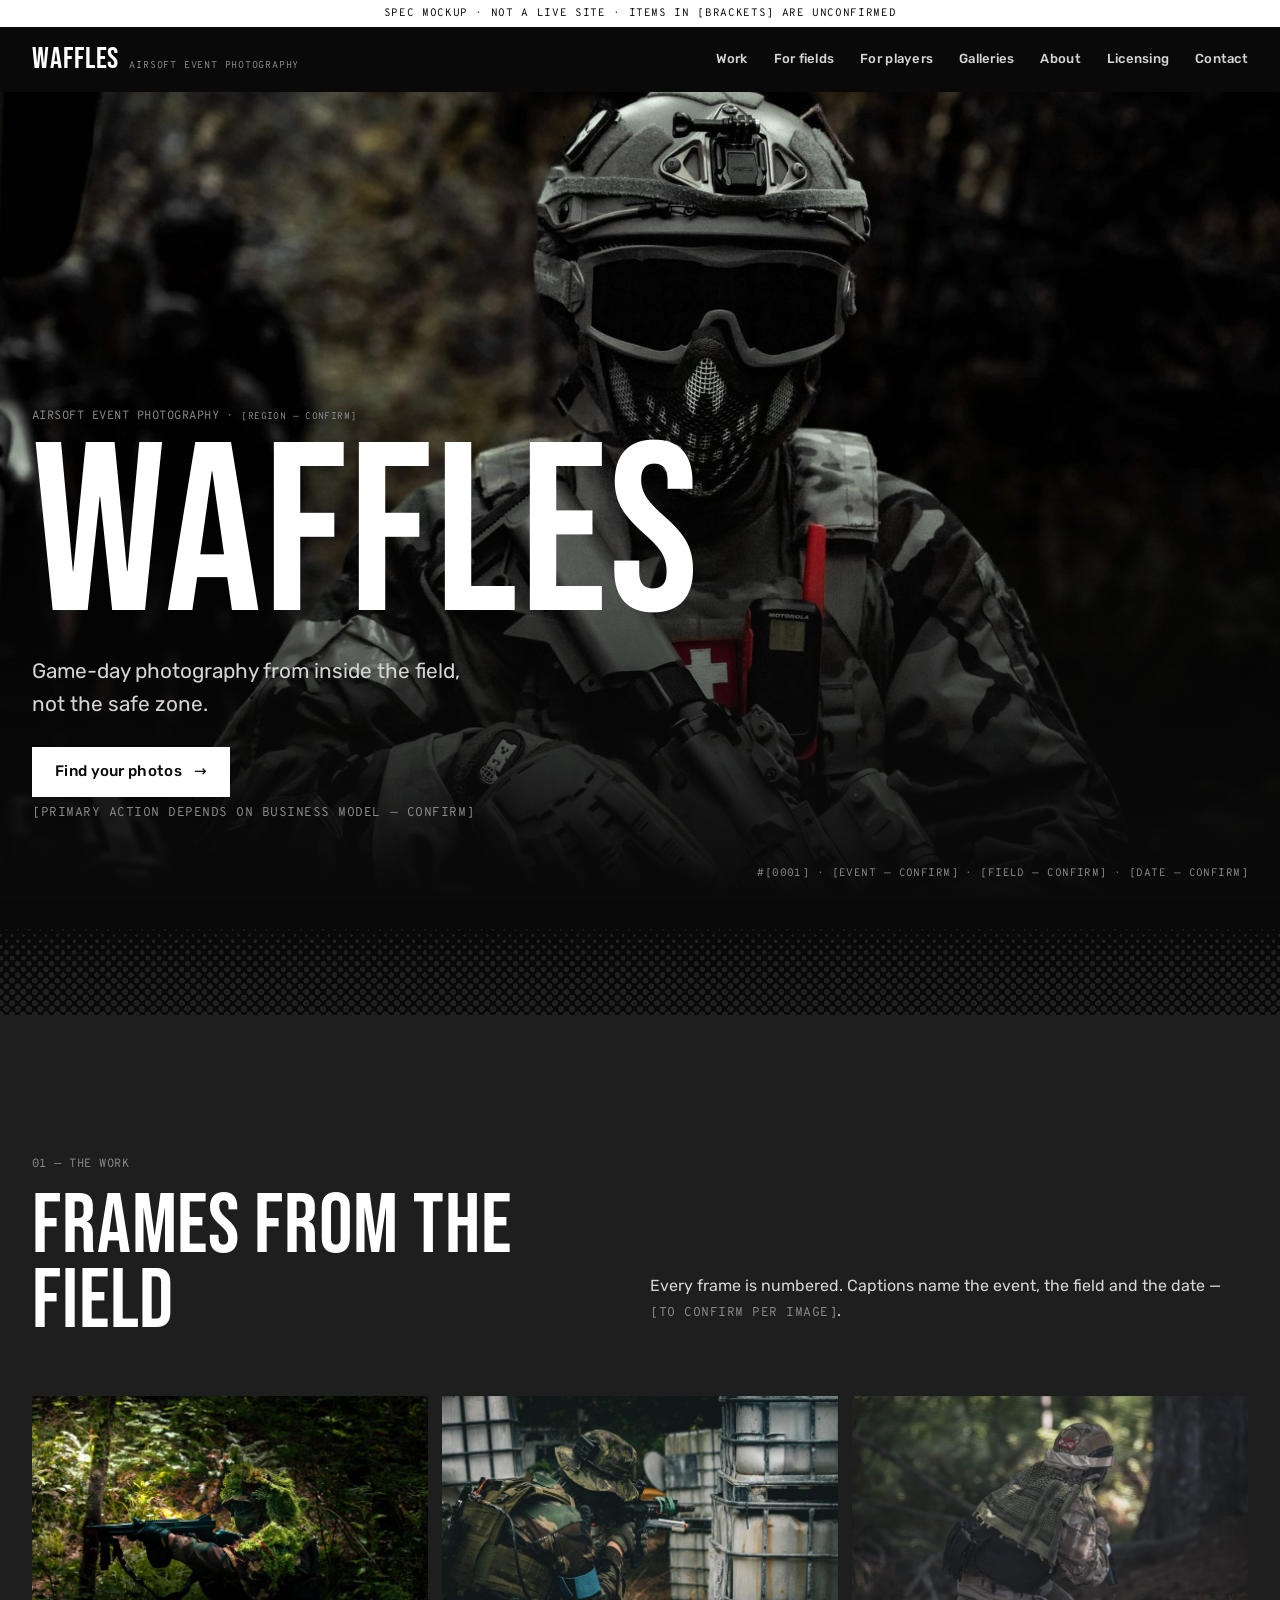
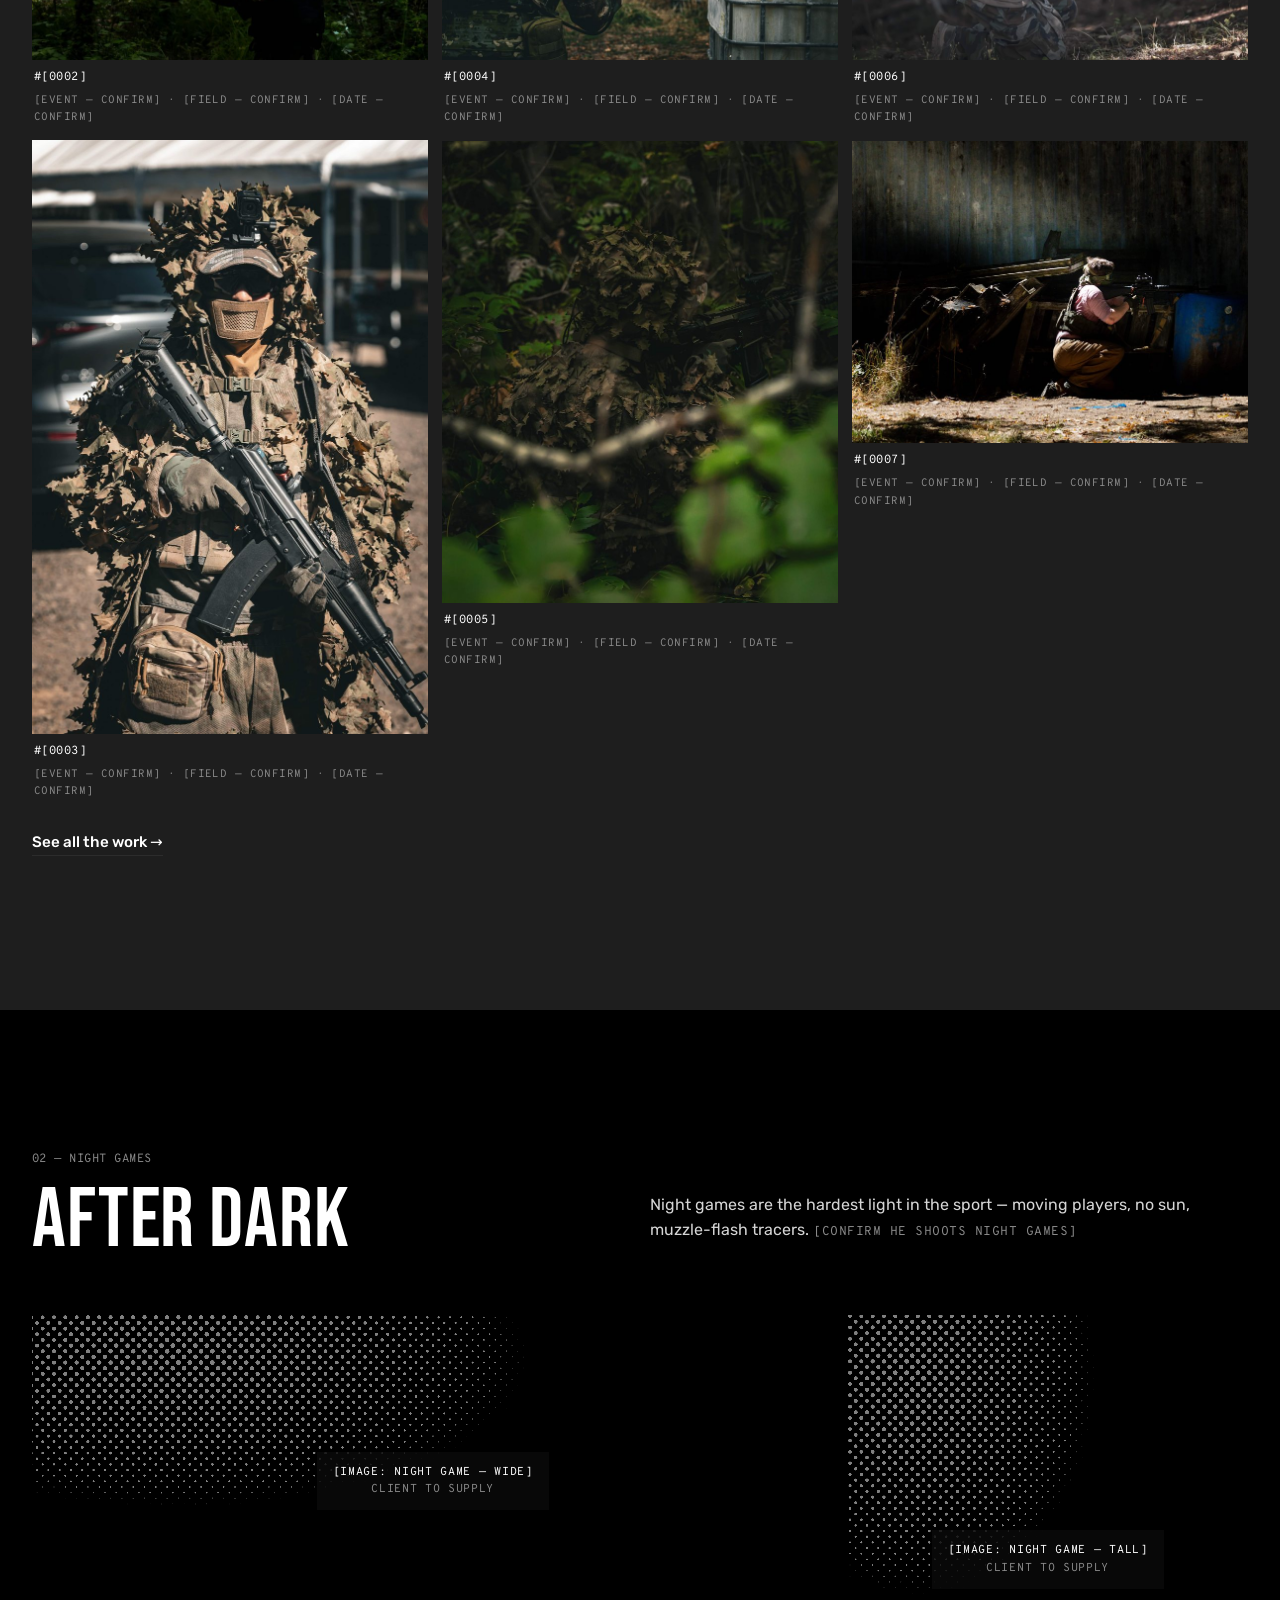
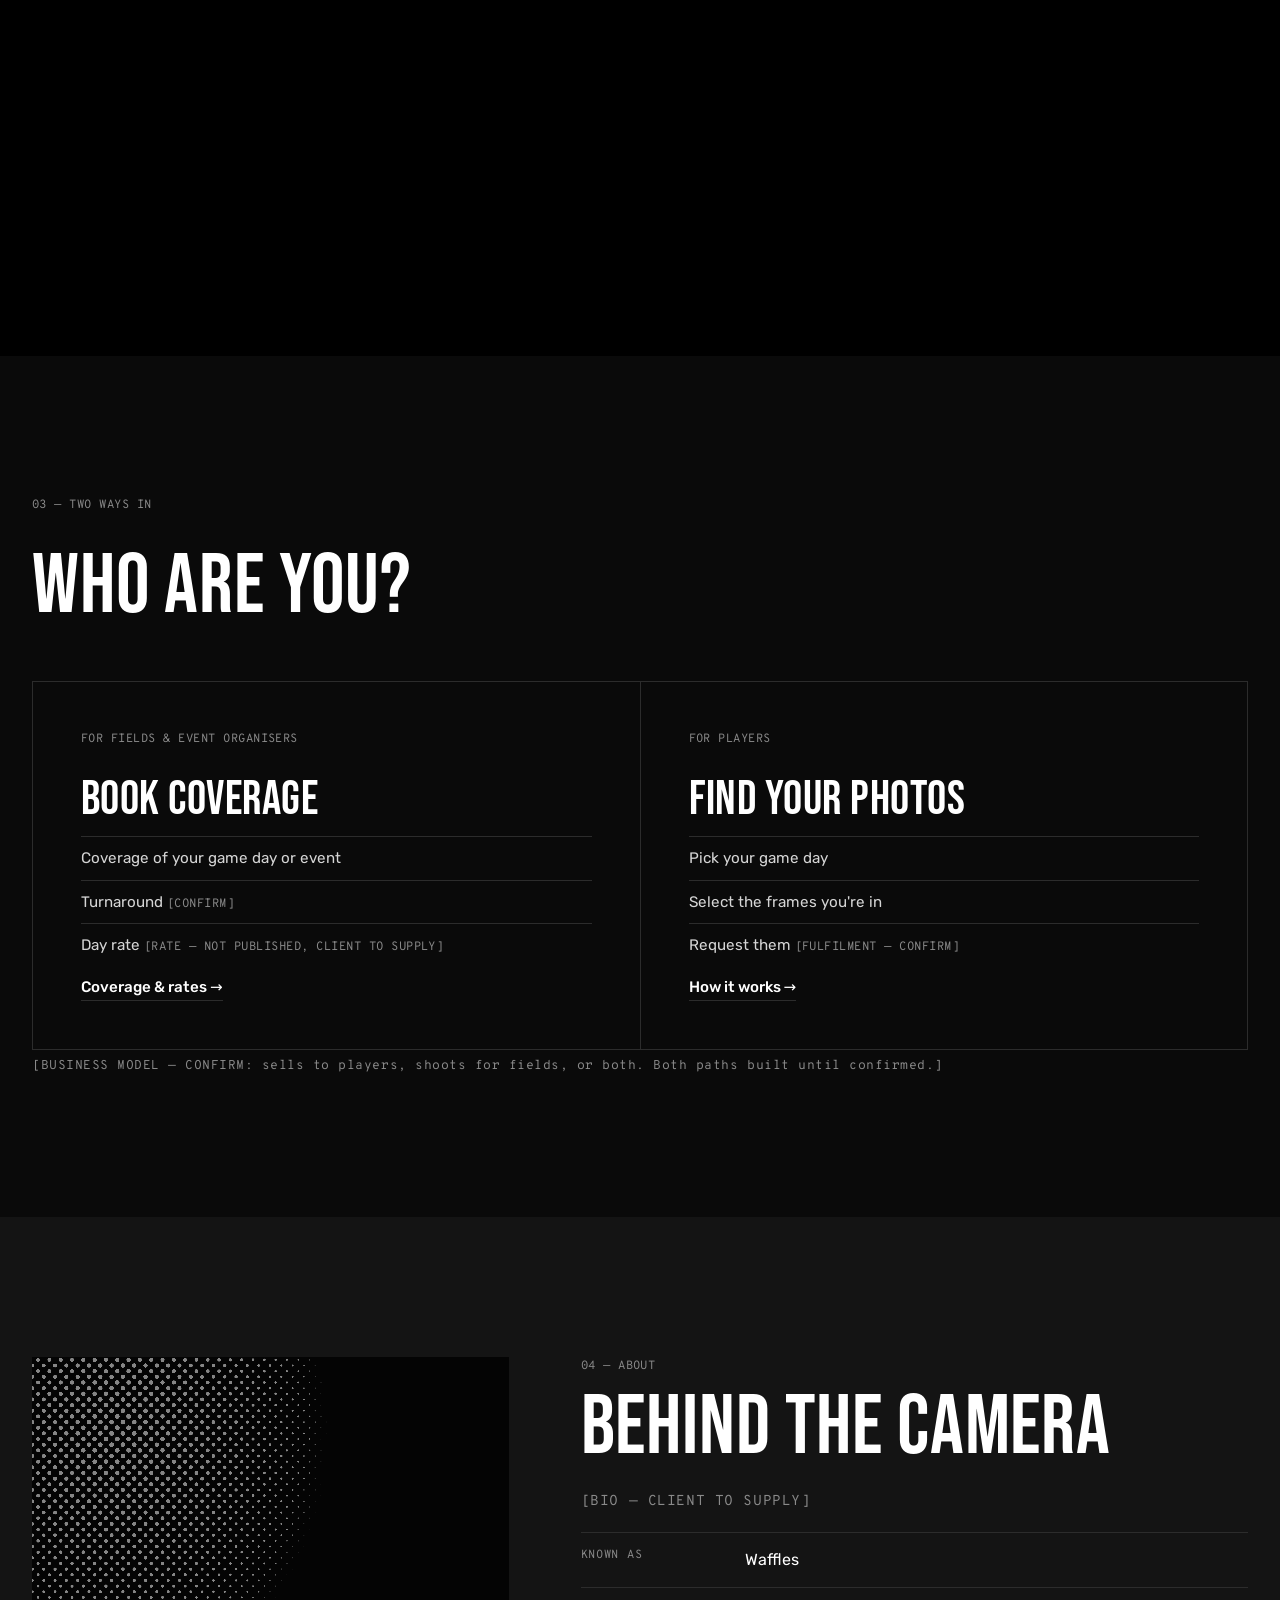
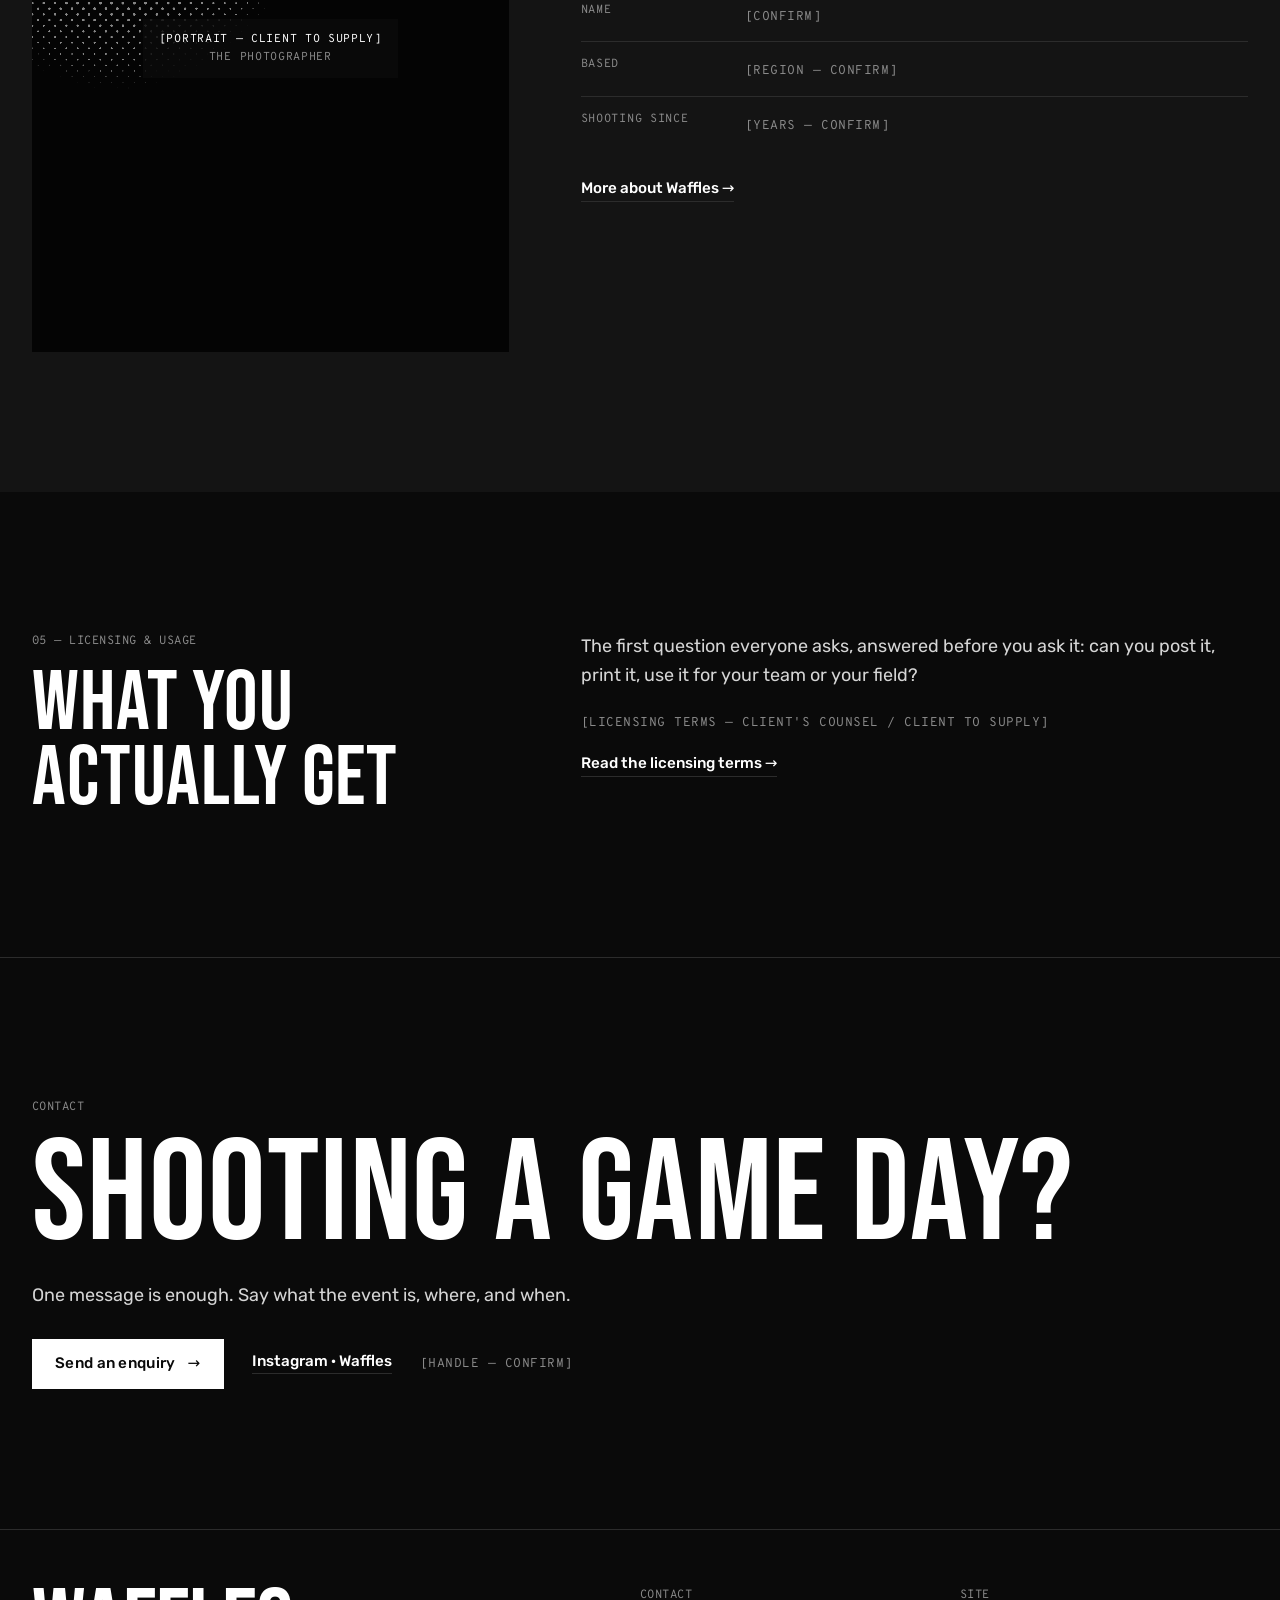
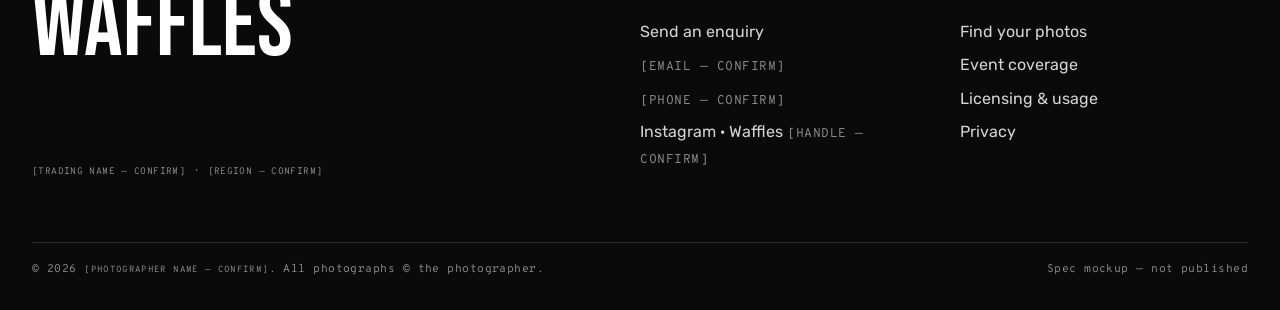
<file: index.html>
<!doctype html>
<html lang="en">
<head>
<meta charset="utf-8">
<meta name="viewport" content="width=device-width, initial-scale=1, viewport-fit=cover">
<title>Waffles — Airsoft Event Photography</title>
<meta name="description" content="Airsoft game-day and event photography by Waffles. Spec mockup.">
<meta name="robots" content="noindex, nofollow">
<meta name="theme-color" content="#0A0A0A">
<link rel="preconnect" href="https://fonts.googleapis.com">
<link rel="preconnect" href="https://fonts.gstatic.com" crossorigin>
<link href="https://fonts.googleapis.com/css2?family=Bebas+Neue&family=Overpass+Mono&family=Rubik:wght@400;500;600&display=swap" rel="stylesheet">
<link rel="stylesheet" href="styles.css">
</head>
<body>
<a class="skip" href="#main">Skip to content</a>
<div class="mockbar">Spec mockup · not a live site · items in [brackets] are unconfirmed</div>
<header class="site-head">
  <div class="wrap site-head__in">
    <a class="brand" href="index.html"><span class="brand__name">Waffles</span><span class="brand__tag">Airsoft event photography</span></a>
    <button class="nav-toggle" type="button" aria-expanded="false" aria-controls="nav">Menu</button>
    <nav class="nav" id="nav" aria-label="Main">
      <button class="nav-toggle nav__close" type="button">Close</button>
      <a href="work.html">Work</a><a href="for-fields.html">For fields</a><a href="for-players.html">For players</a><a href="galleries.html">Galleries</a><a href="about.html">About</a><a href="licensing.html">Licensing</a><a href="contact.html">Contact</a>
    </nav>
  </div>
</header>
<main id="main">
<section class="hero" aria-label="Introduction">
  <div class="hero__media">
    <picture><img src="assets/photos/sized/hero-wide-01-1600.jpg" srcset="assets/photos/sized/hero-wide-01-800.jpg 800w, assets/photos/sized/hero-wide-01-1600.jpg 1600w, assets/photos/hero-wide-01.jpg 3238w" sizes="100vw" width="3238" height="2160" alt="Airsoft player in a grey helmet, dark goggles and mesh face mask holding a replica rifle, standing in dark woodland." fetchpriority="high"></picture>
    <div class="ht hero__screen" aria-hidden="true"><img class="ht__src" src="assets/photos/sized/hero-wide-01-800.jpg" alt=""></div>
    <div class="hero__scrim"></div>
    <span class="hero__cap cap">#[0001] · [EVENT — CONFIRM] · [FIELD — CONFIRM] · [DATE — CONFIRM]</span>
  </div>
  <div class="hero__copy">
    <span class="cap cap--m">#[0001] · [EVENT — CONFIRM] · [FIELD — CONFIRM] · [DATE — CONFIRM]</span>
    <span class="eyebrow">Airsoft event photography · <span class="tbc">[REGION — CONFIRM]</span></span>
    <h1>Waffles</h1>
    <p class="hero__line">Game-day photography from inside the field, not the safe zone.</p>
    <a class="btn" href="galleries.html">Find your photos <span class="arr">→</span></a>
    <span class="tbc tbc--block">[PRIMARY ACTION DEPENDS ON BUSINESS MODEL — CONFIRM]</span>
  </div>
</section>

<div class="ht-band ht-band--raised" aria-hidden="true"><div class="ht" aria-hidden="true"><div class="ht__src ht__src--fade"></div></div></div>

<section class="section" style="background:var(--raised)">
  <div class="wrap">
    <div class="section__head section__head--split">
      <div><span class="eyebrow">01 — The work</span><h2>Frames from the field</h2></div>
      <p>Every frame is numbered. Captions name the event, the field and the date — <span class="tbc">[TO CONFIRM PER IMAGE]</span>.</p>
    </div>
    <div class="grid" id="home-grid" data-view-scope>
<figure class="frame reveal" data-cat="action" style="--d:180ms">
  <button class="frame__open screen-in" type="button" data-view data-full="assets/photos/sized/grid-wide-01-1600.jpg" data-num="#[0002]" data-cap="[EVENT — CONFIRM] · [FIELD — CONFIRM] · [DATE — CONFIRM]" data-alt="Player with a foliage-covered hood aiming a replica submachine gun through a shaft of light in dense forest." aria-label="View frame #[0002] larger">
    <img src="assets/photos/sized/grid-wide-01-1600.jpg" srcset="assets/photos/sized/grid-wide-01-800.jpg 800w, assets/photos/sized/grid-wide-01-1600.jpg 1600w, assets/photos/grid-wide-01.jpg 3240w" sizes="(min-width: 1040px) 430px, (min-width: 620px) 50vw, 100vw" width="3240" height="2160" alt="Player with a foliage-covered hood aiming a replica submachine gun through a shaft of light in dense forest." loading="lazy" decoding="async">
  </button>
  <figcaption><span class="frame__num">#[0002]</span><span class="cap">[EVENT — CONFIRM] · [FIELD — CONFIRM] · [DATE — CONFIRM]</span></figcaption>
</figure>
<figure class="frame reveal" data-cat="portrait" style="--d:0ms">
  <button class="frame__open screen-in" type="button" data-view data-full="assets/photos/sized/grid-portrait-01-1600.jpg" data-num="#[0003]" data-cap="[EVENT — CONFIRM] · [FIELD — CONFIRM] · [DATE — CONFIRM]" data-alt="Player in a leaf-pattern ghillie suit and mesh face mask holding a replica rifle across the chest, a small camera on the cap." aria-label="View frame #[0003] larger">
    <img src="assets/photos/sized/grid-portrait-01-1600.jpg" srcset="assets/photos/sized/grid-portrait-01-800.jpg 800w, assets/photos/sized/grid-portrait-01-1600.jpg 1600w, assets/photos/grid-portrait-01.jpg 2160w" sizes="(min-width: 1040px) 430px, (min-width: 620px) 50vw, 100vw" width="2160" height="3238" alt="Player in a leaf-pattern ghillie suit and mesh face mask holding a replica rifle across the chest, a small camera on the cap." loading="lazy" decoding="async">
  </button>
  <figcaption><span class="frame__num">#[0003]</span><span class="cap">[EVENT — CONFIRM] · [FIELD — CONFIRM] · [DATE — CONFIRM]</span></figcaption>
</figure>
<figure class="frame reveal" data-cat="action" style="--d:90ms">
  <button class="frame__open screen-in" type="button" data-view data-full="assets/photos/sized/hero-wide-02-1600.jpg" data-num="#[0004]" data-cap="[EVENT — CONFIRM] · [FIELD — CONFIRM] · [DATE — CONFIRM]" data-alt="Player in a camouflage boonie hat aiming a replica rifle around the corner of stacked white water-tank cages." aria-label="View frame #[0004] larger">
    <img src="assets/photos/sized/hero-wide-02-1600.jpg" srcset="assets/photos/sized/hero-wide-02-800.jpg 800w, assets/photos/sized/hero-wide-02-1600.jpg 1600w, assets/photos/hero-wide-02.jpg 3238w" sizes="(min-width: 1040px) 430px, (min-width: 620px) 50vw, 100vw" width="3238" height="2160" alt="Player in a camouflage boonie hat aiming a replica rifle around the corner of stacked white water-tank cages." loading="lazy" decoding="async">
  </button>
  <figcaption><span class="frame__num">#[0004]</span><span class="cap">[EVENT — CONFIRM] · [FIELD — CONFIRM] · [DATE — CONFIRM]</span></figcaption>
</figure>
<figure class="frame reveal" data-cat="action" style="--d:180ms">
  <button class="frame__open screen-in" type="button" data-view data-full="assets/photos/sized/grid-portrait-02-1600.jpg" data-num="#[0005]" data-cap="[EVENT — CONFIRM] · [FIELD — CONFIRM] · [DATE — CONFIRM]" data-alt="Player in a leaf ghillie suit almost hidden in undergrowth, seen through out-of-focus branches." aria-label="View frame #[0005] larger">
    <img src="assets/photos/sized/grid-portrait-02-1600.jpg" srcset="assets/photos/sized/grid-portrait-02-800.jpg 800w, assets/photos/sized/grid-portrait-02-1600.jpg 1600w, assets/photos/grid-portrait-02.jpg 2160w" sizes="(min-width: 1040px) 430px, (min-width: 620px) 50vw, 100vw" width="2160" height="2518" alt="Player in a leaf ghillie suit almost hidden in undergrowth, seen through out-of-focus branches." loading="lazy" decoding="async">
  </button>
  <figcaption><span class="frame__num">#[0005]</span><span class="cap">[EVENT — CONFIRM] · [FIELD — CONFIRM] · [DATE — CONFIRM]</span></figcaption>
</figure>
<figure class="frame reveal" data-cat="action" style="--d:0ms">
  <button class="frame__open screen-in" type="button" data-view data-full="assets/photos/sized/grid-wide-02-1600.jpg" data-num="#[0006]" data-cap="[EVENT — CONFIRM] · [FIELD — CONFIRM] · [DATE — CONFIRM]" data-alt="Player kneeling in woodland with a shemagh wrapped over the face, moving behind a tree." aria-label="View frame #[0006] larger">
    <img src="assets/photos/sized/grid-wide-02-1600.jpg" srcset="assets/photos/sized/grid-wide-02-800.jpg 800w, assets/photos/sized/grid-wide-02-1600.jpg 1600w, assets/photos/grid-wide-02.jpg 3238w" sizes="(min-width: 1040px) 430px, (min-width: 620px) 50vw, 100vw" width="3238" height="2160" alt="Player kneeling in woodland with a shemagh wrapped over the face, moving behind a tree." loading="lazy" decoding="async">
  </button>
  <figcaption><span class="frame__num">#[0006]</span><span class="cap">[EVENT — CONFIRM] · [FIELD — CONFIRM] · [DATE — CONFIRM]</span></figcaption>
</figure>
<figure class="frame reveal" data-cat="action" style="--d:90ms">
  <button class="frame__open screen-in" type="button" data-view data-full="assets/photos/sized/grid-wide-03-1600.jpg" data-num="#[0007]" data-cap="[EVENT — CONFIRM] · [FIELD — CONFIRM] · [DATE — CONFIRM]" data-alt="Player kneeling in hard sunlight beside stacked pallets and a blue barrel, aiming a replica rifle along a weathered wall." aria-label="View frame #[0007] larger">
    <img src="assets/photos/sized/grid-wide-03-1600.jpg" srcset="assets/photos/sized/grid-wide-03-800.jpg 800w, assets/photos/sized/grid-wide-03-1600.jpg 1600w, assets/photos/grid-wide-03.jpg 2828w" sizes="(min-width: 1040px) 430px, (min-width: 620px) 50vw, 100vw" width="2828" height="2160" alt="Player kneeling in hard sunlight beside stacked pallets and a blue barrel, aiming a replica rifle along a weathered wall." loading="lazy" decoding="async">
  </button>
  <figcaption><span class="frame__num">#[0007]</span><span class="cap">[EVENT — CONFIRM] · [FIELD — CONFIRM] · [DATE — CONFIRM]</span></figcaption>
</figure>
    </div>
    <p style="margin-top:28px"><a class="textlink" href="work.html">See all the work →</a></p>
  </div>
</section>

<section class="section night" aria-labelledby="night-h">
  <div class="wrap">
    <div class="section__head section__head--split">
      <div><span class="eyebrow">02 — Night games</span><h2 id="night-h">After dark</h2></div>
      <p>Night games are the hardest light in the sport — moving players, no sun, muzzle-flash tracers. <span class="tbc">[CONFIRM HE SHOOTS NIGHT GAMES]</span></p>
    </div>
    <div class="night__grid reveal">
      <div class="slot" style="--ar:21 / 9"><div class="ht" aria-hidden="true"><div class="ht__src ht__src--light"></div></div><p class="slot__label">[IMAGE: night game — wide]<span>Client to supply</span></p></div>
      <div class="slot" style="--ar:4 / 5"><div class="ht" aria-hidden="true"><div class="ht__src ht__src--light"></div></div><p class="slot__label">[IMAGE: night game — tall]<span>Client to supply</span></p></div>
    </div>
  </div>
</section>

<section class="section">
  <div class="wrap">
    <div class="section__head"><span class="eyebrow">03 — Two ways in</span><h2>Who are you?</h2></div>
    <div class="paths reveal">
      <a class="path" href="for-fields.html">
        <span class="eyebrow">For fields &amp; event organisers</span>
        <h3>Book coverage</h3>
        <ul>
          <li>Coverage of your game day or event</li>
          <li>Turnaround <span class="tbc">[CONFIRM]</span></li>
          <li>Day rate <span class="tbc">[RATE — NOT PUBLISHED, CLIENT TO SUPPLY]</span></li>
        </ul>
        <span class="textlink">Coverage &amp; rates →</span>
      </a>
      <a class="path" href="for-players.html">
        <span class="eyebrow">For players</span>
        <h3>Find your photos</h3>
        <ul>
          <li>Pick your game day</li>
          <li>Select the frames you're in</li>
          <li>Request them <span class="tbc">[FULFILMENT — CONFIRM]</span></li>
        </ul>
        <span class="textlink">How it works →</span>
      </a>
    </div>
    <span class="tbc tbc--block">[BUSINESS MODEL — CONFIRM: sells to players, shoots for fields, or both. Both paths built until confirmed.]</span>
  </div>
</section>

<section class="section section--panel">
  <div class="wrap split">
    <div class="reveal"><div class="slot" style="--ar:4 / 5"><div class="ht" aria-hidden="true"><div class="ht__src ht__src--light"></div></div><p class="slot__label">[PORTRAIT — CLIENT TO SUPPLY]<span>The photographer</span></p></div></div>
    <div class="reveal" style="--d:120ms">
      <span class="eyebrow">04 — About</span>
      <h2>Behind the camera</h2>
      <p class="lede" style="margin-top:20px"><span class="tbc">[BIO — CLIENT TO SUPPLY]</span></p>
      <dl class="facts">
        <div><dt>Known as</dt><dd>Waffles</dd></div>
        <div><dt>Name</dt><dd><span class="tbc">[CONFIRM]</span></dd></div>
        <div><dt>Based</dt><dd><span class="tbc">[REGION — CONFIRM]</span></dd></div>
        <div><dt>Shooting since</dt><dd><span class="tbc">[YEARS — CONFIRM]</span></dd></div>
      </dl>
      <p style="margin-top:24px"><a class="textlink" href="about.html">More about Waffles →</a></p>
    </div>
  </div>
</section>

<section class="section">
  <div class="wrap split">
    <div class="reveal">
      <span class="eyebrow">05 — Licensing &amp; usage</span>
      <h2>What you actually get</h2>
    </div>
    <div class="reveal" style="--d:120ms">
      <p class="lede">The first question everyone asks, answered before you ask it: can you post it, print it, use it for your team or your field?</p>
      <p><span class="tbc">[LICENSING TERMS — CLIENT'S COUNSEL / CLIENT TO SUPPLY]</span></p>
      <a class="textlink" href="licensing.html">Read the licensing terms →</a>
    </div>
  </div>
</section>

<hr class="rule">
<section class="section">
  <div class="wrap cta reveal">
    <span class="eyebrow">Contact</span>
    <h2>Shooting a game day?</h2>
    <p class="lede" style="margin-top:20px">One message is enough. Say what the event is, where, and when.</p>
    <div class="cta__row"><a class="btn" href="contact.html">Send an enquiry <span class="arr">→</span></a><a class="textlink" href="#" data-todo>Instagram · Waffles</a> <span class="tbc">[HANDLE — CONFIRM]</span></div>
  </div>
</section>

</main>
<footer class="site-foot">
  <div class="wrap">
    <div class="foot__grid">
      <div>
        <p class="foot__name">Waffles</p>
        <p class="mono" style="font-size:.74rem;color:var(--muted)"><span class="tbc">[TRADING NAME — CONFIRM]</span> · <span class="tbc">[REGION — CONFIRM]</span></p>
      </div>
      <div>
        <span class="eyebrow">Contact</span>
        <ul>
          <li><a href="contact.html">Send an enquiry</a></li>
          <li><span class="tbc">[EMAIL — CONFIRM]</span></li>
          <li><span class="tbc">[PHONE — CONFIRM]</span></li>
          <li><a href="#" data-todo>Instagram · Waffles</a> <span class="tbc">[HANDLE — CONFIRM]</span></li>
        </ul>
      </div>
      <div>
        <span class="eyebrow">Site</span>
        <ul>
          <li><a href="galleries.html">Find your photos</a></li>
          <li><a href="for-fields.html">Event coverage</a></li>
          <li><a href="licensing.html">Licensing &amp; usage</a></li>
          <li><a href="privacy.html">Privacy</a></li>
        </ul>
      </div>
    </div>
    <div class="foot__base"><span>© <span data-year>2026</span> <span class="tbc">[PHOTOGRAPHER NAME — CONFIRM]</span>. All photographs © the photographer.</span><span>Spec mockup — not published</span></div>
  </div>
</footer>
<dialog class="viewer" id="viewer" aria-label="Photograph viewer">
  <div class="viewer__stage"><img alt=""></div>
  <div class="viewer__bar"><span><span data-v-num></span>&nbsp;&nbsp;<span data-v-cap class="cap"></span></span>
    <span class="viewer__nav"><button type="button" data-v-prev>Prev</button><button type="button" data-v-next>Next</button><button type="button" data-v-close>Close</button></span></div>
</dialog>
<script src="script.js"></script>
</body>
</html>
</file>
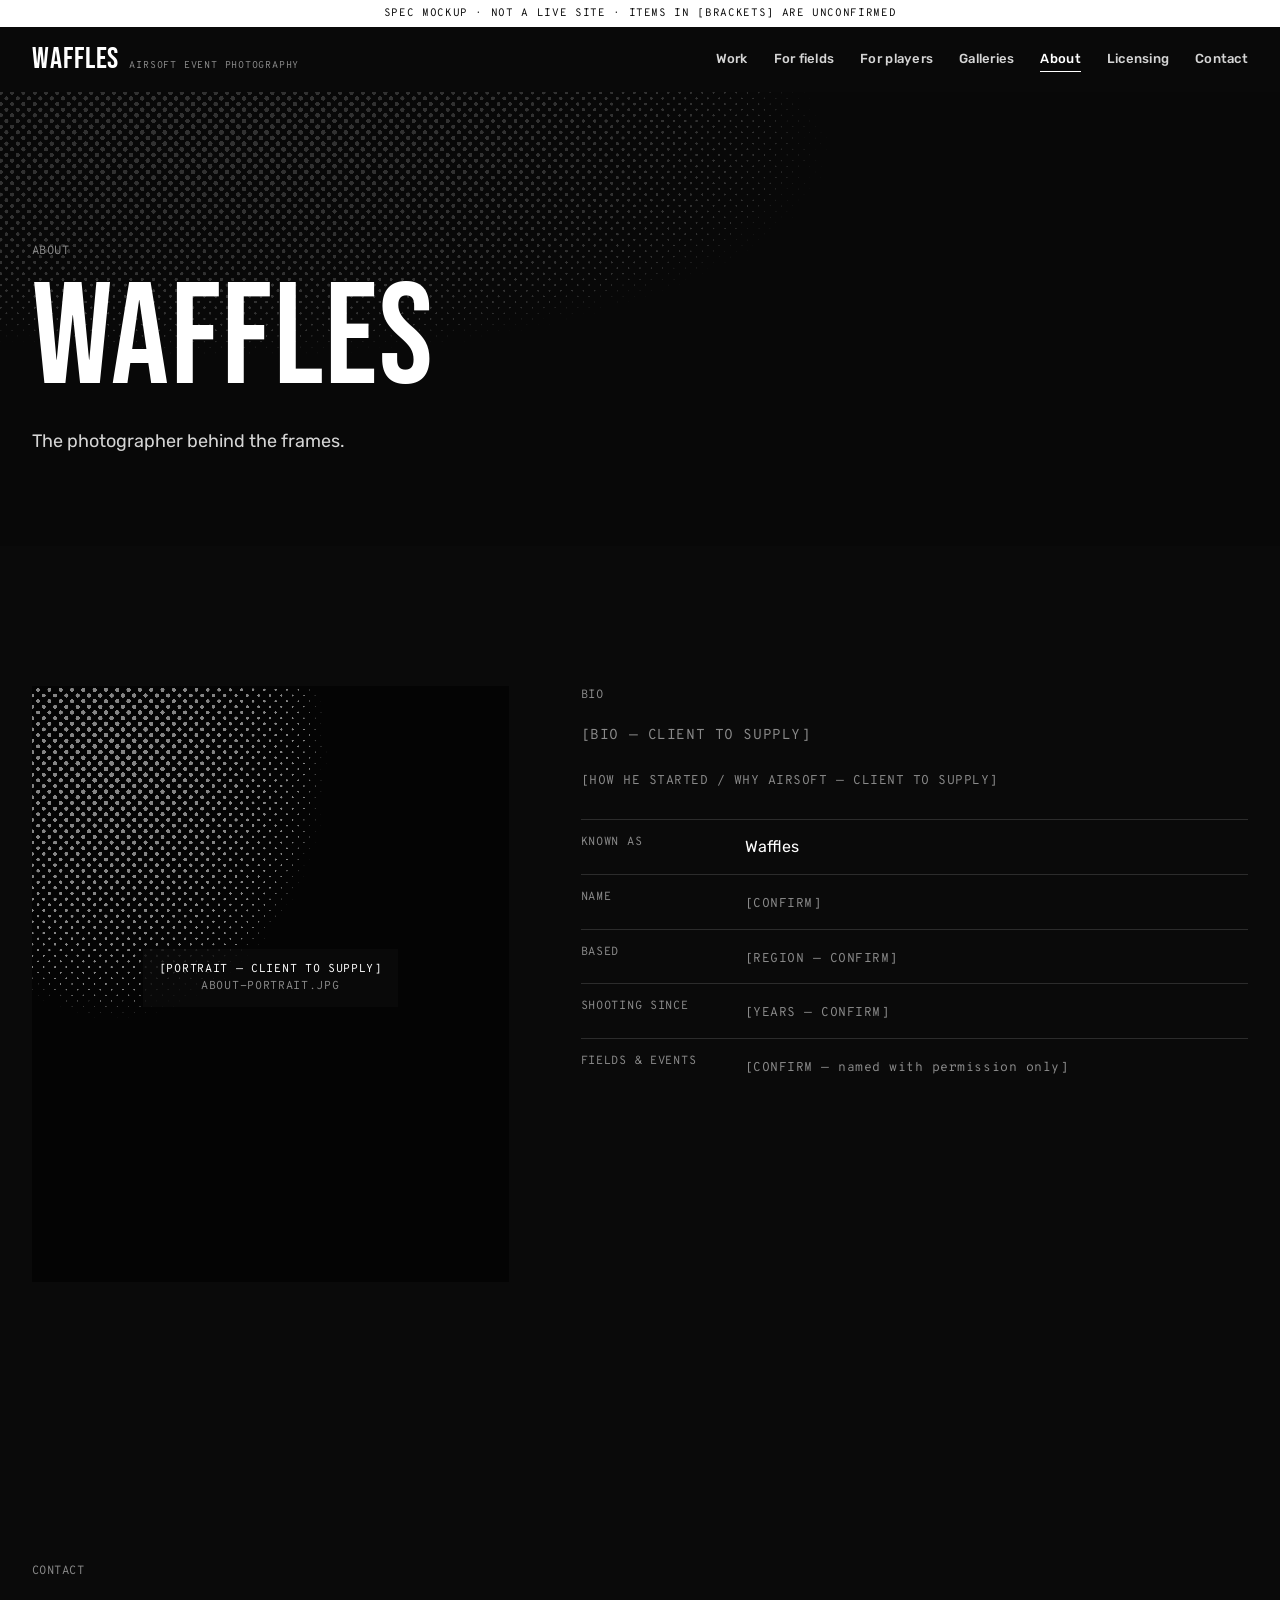
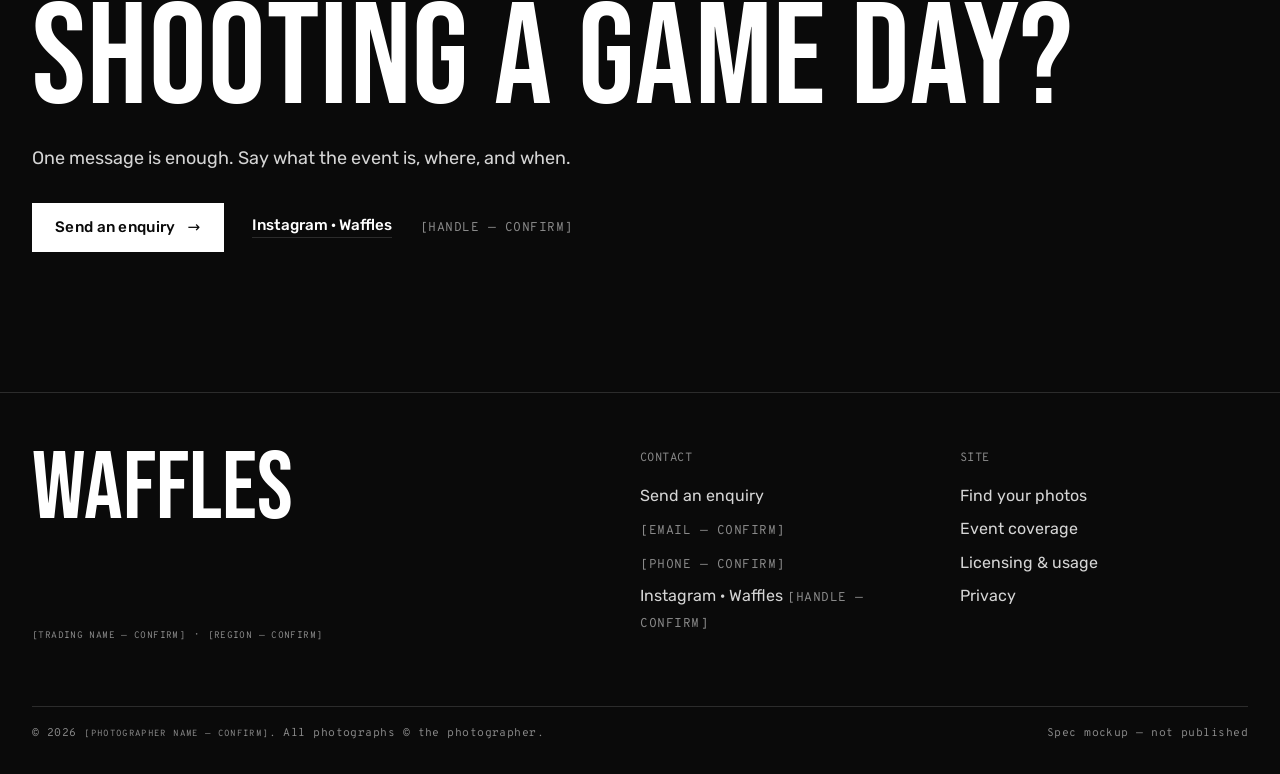
<file: about.html>
<!doctype html>
<html lang="en">
<head>
<meta charset="utf-8">
<meta name="viewport" content="width=device-width, initial-scale=1, viewport-fit=cover">
<title>About — Waffles</title>
<meta name="description" content="About Waffles, airsoft event photographer. Spec mockup.">
<meta name="robots" content="noindex, nofollow">
<meta name="theme-color" content="#0A0A0A">
<link rel="preconnect" href="https://fonts.googleapis.com">
<link rel="preconnect" href="https://fonts.gstatic.com" crossorigin>
<link href="https://fonts.googleapis.com/css2?family=Bebas+Neue&family=Overpass+Mono&family=Rubik:wght@400;500;600&display=swap" rel="stylesheet">
<link rel="stylesheet" href="styles.css">
</head>
<body>
<a class="skip" href="#main">Skip to content</a>
<div class="mockbar">Spec mockup · not a live site · items in [brackets] are unconfirmed</div>
<header class="site-head">
  <div class="wrap site-head__in">
    <a class="brand" href="index.html"><span class="brand__name">Waffles</span><span class="brand__tag">Airsoft event photography</span></a>
    <button class="nav-toggle" type="button" aria-expanded="false" aria-controls="nav">Menu</button>
    <nav class="nav" id="nav" aria-label="Main">
      <button class="nav-toggle nav__close" type="button">Close</button>
      <a href="work.html">Work</a><a href="for-fields.html">For fields</a><a href="for-players.html">For players</a><a href="galleries.html">Galleries</a><a href="about.html" aria-current="page">About</a><a href="licensing.html">Licensing</a><a href="contact.html">Contact</a>
    </nav>
  </div>
</header>
<main id="main">
<section class="pagehead">
  <div class="ht" aria-hidden="true"><div class="ht__src ht__src--light"></div></div>
  <div class="wrap">
    <span class="eyebrow">About</span>
    <h1>Waffles</h1>
    <p class="lede">The photographer behind the frames.</p>
  </div>
</section>
<section class="section">
  <div class="wrap split">
    <div class="reveal"><div class="slot" style="--ar:4 / 5"><div class="ht" aria-hidden="true"><div class="ht__src ht__src--light"></div></div><p class="slot__label">[PORTRAIT — CLIENT TO SUPPLY]<span>about-portrait.jpg</span></p></div></div>
    <div class="reveal" style="--d:120ms">
      <span class="eyebrow">Bio</span>
      <p class="lede"><span class="tbc">[BIO — CLIENT TO SUPPLY]</span></p>
      <p><span class="tbc">[HOW HE STARTED / WHY AIRSOFT — CLIENT TO SUPPLY]</span></p>
      <dl class="facts" style="margin-top:28px">
        <div><dt>Known as</dt><dd>Waffles</dd></div>
        <div><dt>Name</dt><dd><span class="tbc">[CONFIRM]</span></dd></div>
        <div><dt>Based</dt><dd><span class="tbc">[REGION — CONFIRM]</span></dd></div>
        <div><dt>Shooting since</dt><dd><span class="tbc">[YEARS — CONFIRM]</span></dd></div>
        <div><dt>Fields &amp; events</dt><dd><span class="tbc">[CONFIRM — named with permission only]</span></dd></div>
      </dl>
    </div>
  </div>
</section>
<section class="section">
  <div class="wrap cta reveal">
    <span class="eyebrow">Contact</span>
    <h2>Shooting a game day?</h2>
    <p class="lede" style="margin-top:20px">One message is enough. Say what the event is, where, and when.</p>
    <div class="cta__row"><a class="btn" href="contact.html">Send an enquiry <span class="arr">→</span></a><a class="textlink" href="#" data-todo>Instagram · Waffles</a> <span class="tbc">[HANDLE — CONFIRM]</span></div>
  </div>
</section>

</main>
<footer class="site-foot">
  <div class="wrap">
    <div class="foot__grid">
      <div>
        <p class="foot__name">Waffles</p>
        <p class="mono" style="font-size:.74rem;color:var(--muted)"><span class="tbc">[TRADING NAME — CONFIRM]</span> · <span class="tbc">[REGION — CONFIRM]</span></p>
      </div>
      <div>
        <span class="eyebrow">Contact</span>
        <ul>
          <li><a href="contact.html">Send an enquiry</a></li>
          <li><span class="tbc">[EMAIL — CONFIRM]</span></li>
          <li><span class="tbc">[PHONE — CONFIRM]</span></li>
          <li><a href="#" data-todo>Instagram · Waffles</a> <span class="tbc">[HANDLE — CONFIRM]</span></li>
        </ul>
      </div>
      <div>
        <span class="eyebrow">Site</span>
        <ul>
          <li><a href="galleries.html">Find your photos</a></li>
          <li><a href="for-fields.html">Event coverage</a></li>
          <li><a href="licensing.html">Licensing &amp; usage</a></li>
          <li><a href="privacy.html">Privacy</a></li>
        </ul>
      </div>
    </div>
    <div class="foot__base"><span>© <span data-year>2026</span> <span class="tbc">[PHOTOGRAPHER NAME — CONFIRM]</span>. All photographs © the photographer.</span><span>Spec mockup — not published</span></div>
  </div>
</footer>

<script src="script.js"></script>
</body>
</html>
</file>
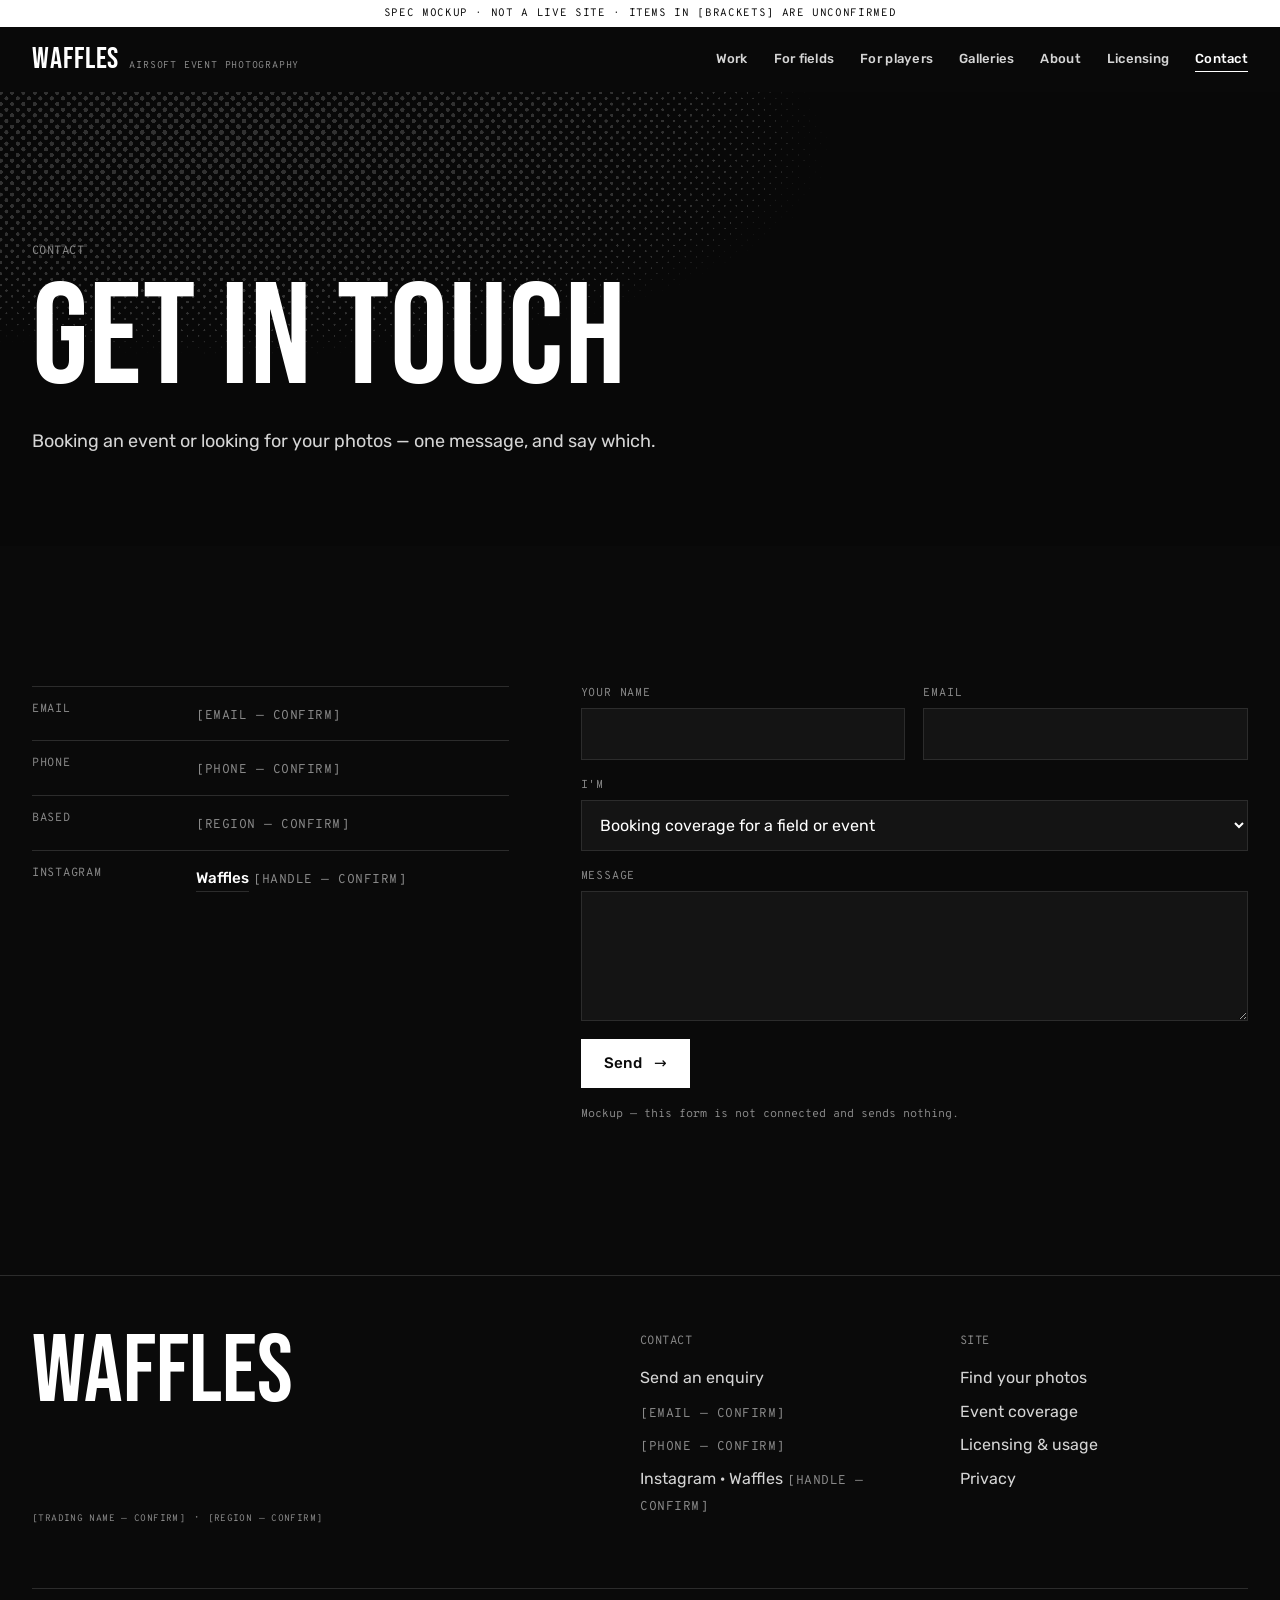
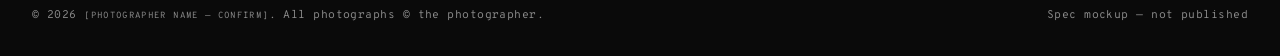
<file: contact.html>
<!doctype html>
<html lang="en">
<head>
<meta charset="utf-8">
<meta name="viewport" content="width=device-width, initial-scale=1, viewport-fit=cover">
<title>Contact — Waffles</title>
<meta name="description" content="Contact Waffles, airsoft event photographer. Spec mockup.">
<meta name="robots" content="noindex, nofollow">
<meta name="theme-color" content="#0A0A0A">
<link rel="preconnect" href="https://fonts.googleapis.com">
<link rel="preconnect" href="https://fonts.gstatic.com" crossorigin>
<link href="https://fonts.googleapis.com/css2?family=Bebas+Neue&family=Overpass+Mono&family=Rubik:wght@400;500;600&display=swap" rel="stylesheet">
<link rel="stylesheet" href="styles.css">
</head>
<body>
<a class="skip" href="#main">Skip to content</a>
<div class="mockbar">Spec mockup · not a live site · items in [brackets] are unconfirmed</div>
<header class="site-head">
  <div class="wrap site-head__in">
    <a class="brand" href="index.html"><span class="brand__name">Waffles</span><span class="brand__tag">Airsoft event photography</span></a>
    <button class="nav-toggle" type="button" aria-expanded="false" aria-controls="nav">Menu</button>
    <nav class="nav" id="nav" aria-label="Main">
      <button class="nav-toggle nav__close" type="button">Close</button>
      <a href="work.html">Work</a><a href="for-fields.html">For fields</a><a href="for-players.html">For players</a><a href="galleries.html">Galleries</a><a href="about.html">About</a><a href="licensing.html">Licensing</a><a href="contact.html" aria-current="page">Contact</a>
    </nav>
  </div>
</header>
<main id="main">
<section class="pagehead">
  <div class="ht" aria-hidden="true"><div class="ht__src ht__src--light"></div></div>
  <div class="wrap">
    <span class="eyebrow">Contact</span>
    <h1>Get in touch</h1>
    <p class="lede">Booking an event or looking for your photos — one message, and say which.</p>
  </div>
</section>
<section class="section">
  <div class="wrap split">
    <div>
      <dl class="facts">
        <div><dt>Email</dt><dd><span class="tbc">[EMAIL — CONFIRM]</span></dd></div>
        <div><dt>Phone</dt><dd><span class="tbc">[PHONE — CONFIRM]</span></dd></div>
        <div><dt>Based</dt><dd><span class="tbc">[REGION — CONFIRM]</span></dd></div>
        <div><dt>Instagram</dt><dd><a class="textlink" href="#" data-todo>Waffles</a> <span class="tbc">[HANDLE — CONFIRM]</span></dd></div>
      </dl>
    </div>
    <form class="form reveal" data-mock="Mockup — message not sent. [FORM HANDLER — CONFIRM]">
      <div class="form__row">
        <div class="field"><label for="c-name">Your name</label><input id="c-name" autocomplete="name" required></div>
        <div class="field"><label for="c-email">Email</label><input id="c-email" type="email" autocomplete="email" required></div>
      </div>
      <div class="field"><label for="c-type">I'm</label>
        <select id="c-type"><option>Booking coverage for a field or event</option><option>A player looking for my photos</option><option>Something else</option></select></div>
      <div class="field"><label for="c-msg">Message</label><textarea id="c-msg" required></textarea></div>
      <div><button class="btn" type="submit">Send <span class="arr">→</span></button></div>
      <p class="form__note">Mockup — this form is not connected and sends nothing.</p>
    </form>
  </div>
</section>

</main>
<footer class="site-foot">
  <div class="wrap">
    <div class="foot__grid">
      <div>
        <p class="foot__name">Waffles</p>
        <p class="mono" style="font-size:.74rem;color:var(--muted)"><span class="tbc">[TRADING NAME — CONFIRM]</span> · <span class="tbc">[REGION — CONFIRM]</span></p>
      </div>
      <div>
        <span class="eyebrow">Contact</span>
        <ul>
          <li><a href="contact.html">Send an enquiry</a></li>
          <li><span class="tbc">[EMAIL — CONFIRM]</span></li>
          <li><span class="tbc">[PHONE — CONFIRM]</span></li>
          <li><a href="#" data-todo>Instagram · Waffles</a> <span class="tbc">[HANDLE — CONFIRM]</span></li>
        </ul>
      </div>
      <div>
        <span class="eyebrow">Site</span>
        <ul>
          <li><a href="galleries.html">Find your photos</a></li>
          <li><a href="for-fields.html">Event coverage</a></li>
          <li><a href="licensing.html">Licensing &amp; usage</a></li>
          <li><a href="privacy.html">Privacy</a></li>
        </ul>
      </div>
    </div>
    <div class="foot__base"><span>© <span data-year>2026</span> <span class="tbc">[PHOTOGRAPHER NAME — CONFIRM]</span>. All photographs © the photographer.</span><span>Spec mockup — not published</span></div>
  </div>
</footer>

<script src="script.js"></script>
</body>
</html>
</file>
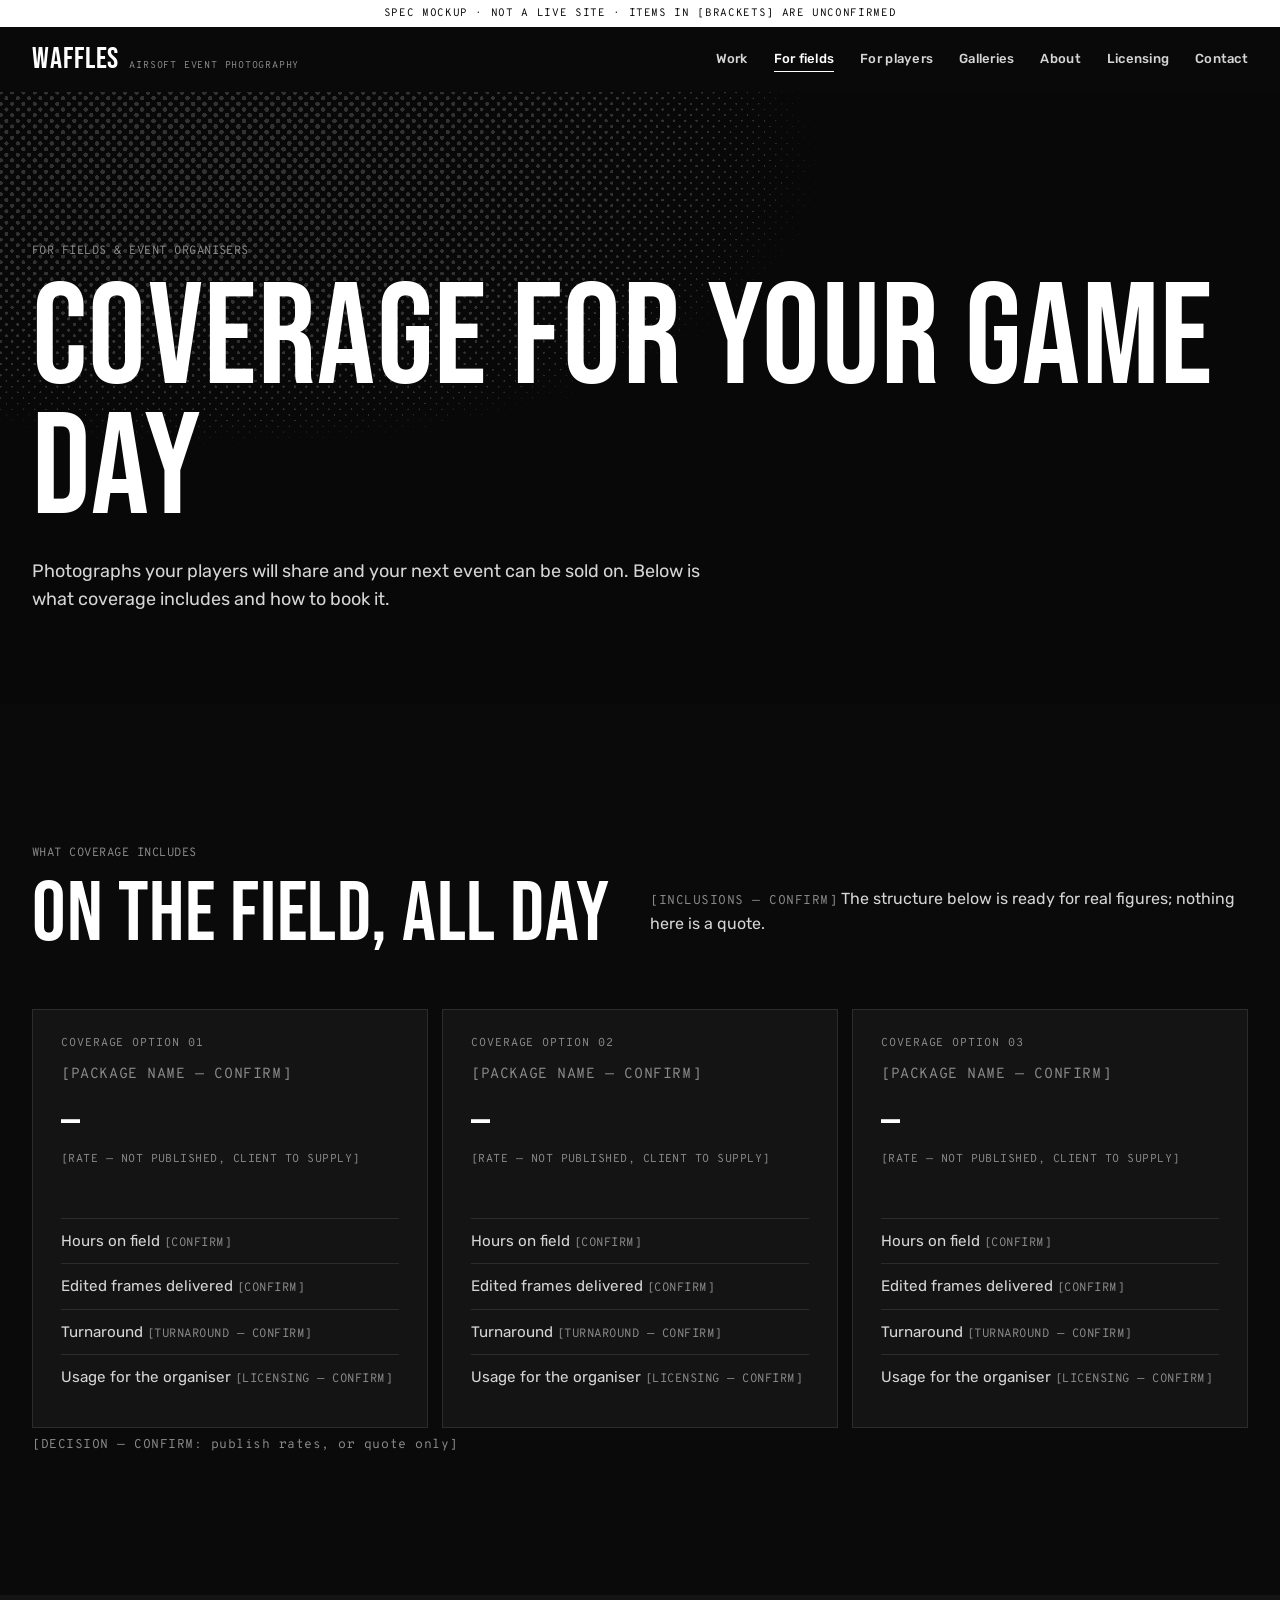
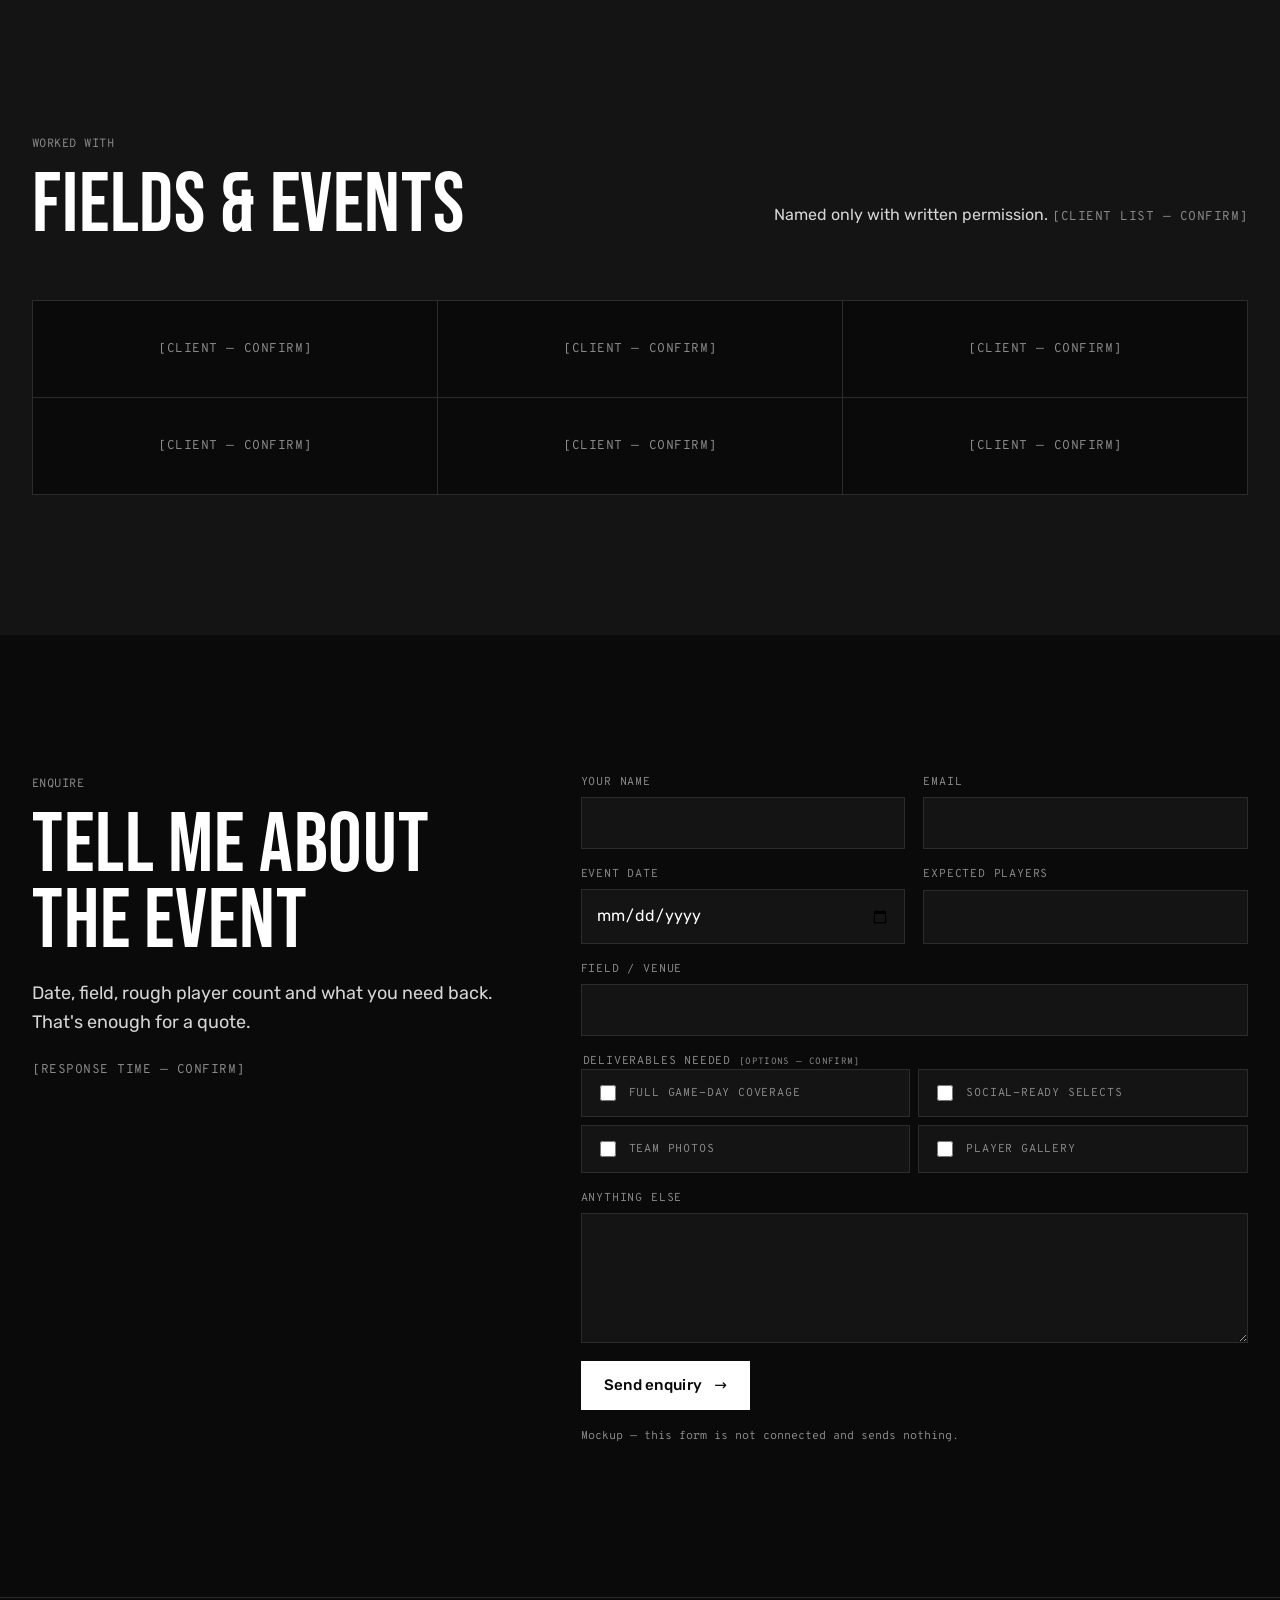
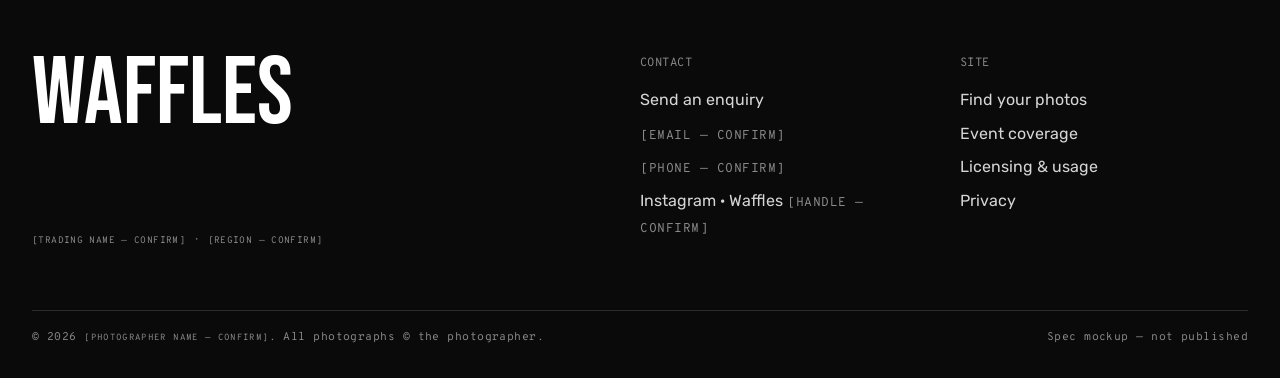
<file: for-fields.html>
<!doctype html>
<html lang="en">
<head>
<meta charset="utf-8">
<meta name="viewport" content="width=device-width, initial-scale=1, viewport-fit=cover">
<title>For Fields — Waffles</title>
<meta name="description" content="Event coverage for airsoft fields and organisers. Spec mockup.">
<meta name="robots" content="noindex, nofollow">
<meta name="theme-color" content="#0A0A0A">
<link rel="preconnect" href="https://fonts.googleapis.com">
<link rel="preconnect" href="https://fonts.gstatic.com" crossorigin>
<link href="https://fonts.googleapis.com/css2?family=Bebas+Neue&family=Overpass+Mono&family=Rubik:wght@400;500;600&display=swap" rel="stylesheet">
<link rel="stylesheet" href="styles.css">
</head>
<body>
<a class="skip" href="#main">Skip to content</a>
<div class="mockbar">Spec mockup · not a live site · items in [brackets] are unconfirmed</div>
<header class="site-head">
  <div class="wrap site-head__in">
    <a class="brand" href="index.html"><span class="brand__name">Waffles</span><span class="brand__tag">Airsoft event photography</span></a>
    <button class="nav-toggle" type="button" aria-expanded="false" aria-controls="nav">Menu</button>
    <nav class="nav" id="nav" aria-label="Main">
      <button class="nav-toggle nav__close" type="button">Close</button>
      <a href="work.html">Work</a><a href="for-fields.html" aria-current="page">For fields</a><a href="for-players.html">For players</a><a href="galleries.html">Galleries</a><a href="about.html">About</a><a href="licensing.html">Licensing</a><a href="contact.html">Contact</a>
    </nav>
  </div>
</header>
<main id="main">
<section class="pagehead">
  <div class="ht" aria-hidden="true"><div class="ht__src ht__src--light"></div></div>
  <div class="wrap">
    <span class="eyebrow">For fields &amp; event organisers</span>
    <h1>Coverage for your game day</h1>
    <p class="lede">Photographs your players will share and your next event can be sold on. Below is what coverage includes and how to book it.</p>
  </div>
</section>

<section class="section">
  <div class="wrap">
    <div class="section__head section__head--split">
      <div><span class="eyebrow">What coverage includes</span><h2>On the field, all day</h2></div>
      <p><span class="tbc">[INCLUSIONS — CONFIRM]</span> The structure below is ready for real figures; nothing here is a quote.</p>
    </div>
    <div class="cards cards--3">
      <article class="card reveal" style="--d:100ms">
  <span class="card__label">Coverage option 01</span>
  <h3><span class="tbc">[PACKAGE NAME — CONFIRM]</span></h3>
  <p class="card__price">—<span class="tbc">[RATE — NOT PUBLISHED, CLIENT TO SUPPLY]</span></p>
  <ul>
    <li>Hours on field <span class="tbc">[CONFIRM]</span></li>
    <li>Edited frames delivered <span class="tbc">[CONFIRM]</span></li>
    <li>Turnaround <span class="tbc">[TURNAROUND — CONFIRM]</span></li>
    <li>Usage for the organiser <span class="tbc">[LICENSING — CONFIRM]</span></li>
  </ul>
</article><article class="card reveal" style="--d:200ms">
  <span class="card__label">Coverage option 02</span>
  <h3><span class="tbc">[PACKAGE NAME — CONFIRM]</span></h3>
  <p class="card__price">—<span class="tbc">[RATE — NOT PUBLISHED, CLIENT TO SUPPLY]</span></p>
  <ul>
    <li>Hours on field <span class="tbc">[CONFIRM]</span></li>
    <li>Edited frames delivered <span class="tbc">[CONFIRM]</span></li>
    <li>Turnaround <span class="tbc">[TURNAROUND — CONFIRM]</span></li>
    <li>Usage for the organiser <span class="tbc">[LICENSING — CONFIRM]</span></li>
  </ul>
</article><article class="card reveal" style="--d:300ms">
  <span class="card__label">Coverage option 03</span>
  <h3><span class="tbc">[PACKAGE NAME — CONFIRM]</span></h3>
  <p class="card__price">—<span class="tbc">[RATE — NOT PUBLISHED, CLIENT TO SUPPLY]</span></p>
  <ul>
    <li>Hours on field <span class="tbc">[CONFIRM]</span></li>
    <li>Edited frames delivered <span class="tbc">[CONFIRM]</span></li>
    <li>Turnaround <span class="tbc">[TURNAROUND — CONFIRM]</span></li>
    <li>Usage for the organiser <span class="tbc">[LICENSING — CONFIRM]</span></li>
  </ul>
</article>
    </div>
    <span class="tbc tbc--block">[DECISION — CONFIRM: publish rates, or quote only]</span>
  </div>
</section>

<section class="section section--panel">
  <div class="wrap">
    <div class="section__head section__head--split">
      <div><span class="eyebrow">Worked with</span><h2>Fields &amp; events</h2></div>
      <p>Named only with written permission. <span class="tbc">[CLIENT LIST — CONFIRM]</span></p>
    </div>
    <div class="clients reveal">
      <div><span class="tbc">[CLIENT — CONFIRM]</span></div><div><span class="tbc">[CLIENT — CONFIRM]</span></div><div><span class="tbc">[CLIENT — CONFIRM]</span></div><div><span class="tbc">[CLIENT — CONFIRM]</span></div><div><span class="tbc">[CLIENT — CONFIRM]</span></div><div><span class="tbc">[CLIENT — CONFIRM]</span></div>
    </div>
  </div>
</section>

<section class="section">
  <div class="wrap split">
    <div>
      <span class="eyebrow">Enquire</span>
      <h2>Tell me about the event</h2>
      <p class="lede" style="margin-top:20px">Date, field, rough player count and what you need back. That's enough for a quote.</p>
      <p><span class="tbc">[RESPONSE TIME — CONFIRM]</span></p>
    </div>
    <form class="form" data-mock="Mockup — enquiry not sent. [FORM HANDLER — CONFIRM]">
      <div class="form__row">
        <div class="field"><label for="f-name">Your name</label><input id="f-name" name="name" autocomplete="name" required></div>
        <div class="field"><label for="f-email">Email</label><input id="f-email" name="email" type="email" autocomplete="email" required></div>
      </div>
      <div class="form__row">
        <div class="field"><label for="f-date">Event date</label><input id="f-date" name="date" type="date"></div>
        <div class="field"><label for="f-players">Expected players</label><input id="f-players" name="players" type="number" min="1" inputmode="numeric"></div>
      </div>
      <div class="field"><label for="f-field">Field / venue</label><input id="f-field" name="field"></div>
      <fieldset class="field">
        <legend>Deliverables needed <span class="tbc">[OPTIONS — CONFIRM]</span></legend>
        <div class="checks">
          <label class="check"><input type="checkbox" name="d" value="full-day">Full game-day coverage</label>
          <label class="check"><input type="checkbox" name="d" value="social">Social-ready selects</label>
          <label class="check"><input type="checkbox" name="d" value="teams">Team photos</label>
          <label class="check"><input type="checkbox" name="d" value="player-gallery">Player gallery</label>
        </div>
      </fieldset>
      <div class="field"><label for="f-msg">Anything else</label><textarea id="f-msg" name="message"></textarea></div>
      <div><button class="btn" type="submit">Send enquiry <span class="arr">→</span></button></div>
      <p class="form__note">Mockup — this form is not connected and sends nothing.</p>
    </form>
  </div>
</section>

</main>
<footer class="site-foot">
  <div class="wrap">
    <div class="foot__grid">
      <div>
        <p class="foot__name">Waffles</p>
        <p class="mono" style="font-size:.74rem;color:var(--muted)"><span class="tbc">[TRADING NAME — CONFIRM]</span> · <span class="tbc">[REGION — CONFIRM]</span></p>
      </div>
      <div>
        <span class="eyebrow">Contact</span>
        <ul>
          <li><a href="contact.html">Send an enquiry</a></li>
          <li><span class="tbc">[EMAIL — CONFIRM]</span></li>
          <li><span class="tbc">[PHONE — CONFIRM]</span></li>
          <li><a href="#" data-todo>Instagram · Waffles</a> <span class="tbc">[HANDLE — CONFIRM]</span></li>
        </ul>
      </div>
      <div>
        <span class="eyebrow">Site</span>
        <ul>
          <li><a href="galleries.html">Find your photos</a></li>
          <li><a href="for-fields.html">Event coverage</a></li>
          <li><a href="licensing.html">Licensing &amp; usage</a></li>
          <li><a href="privacy.html">Privacy</a></li>
        </ul>
      </div>
    </div>
    <div class="foot__base"><span>© <span data-year>2026</span> <span class="tbc">[PHOTOGRAPHER NAME — CONFIRM]</span>. All photographs © the photographer.</span><span>Spec mockup — not published</span></div>
  </div>
</footer>

<script src="script.js"></script>
</body>
</html>
</file>
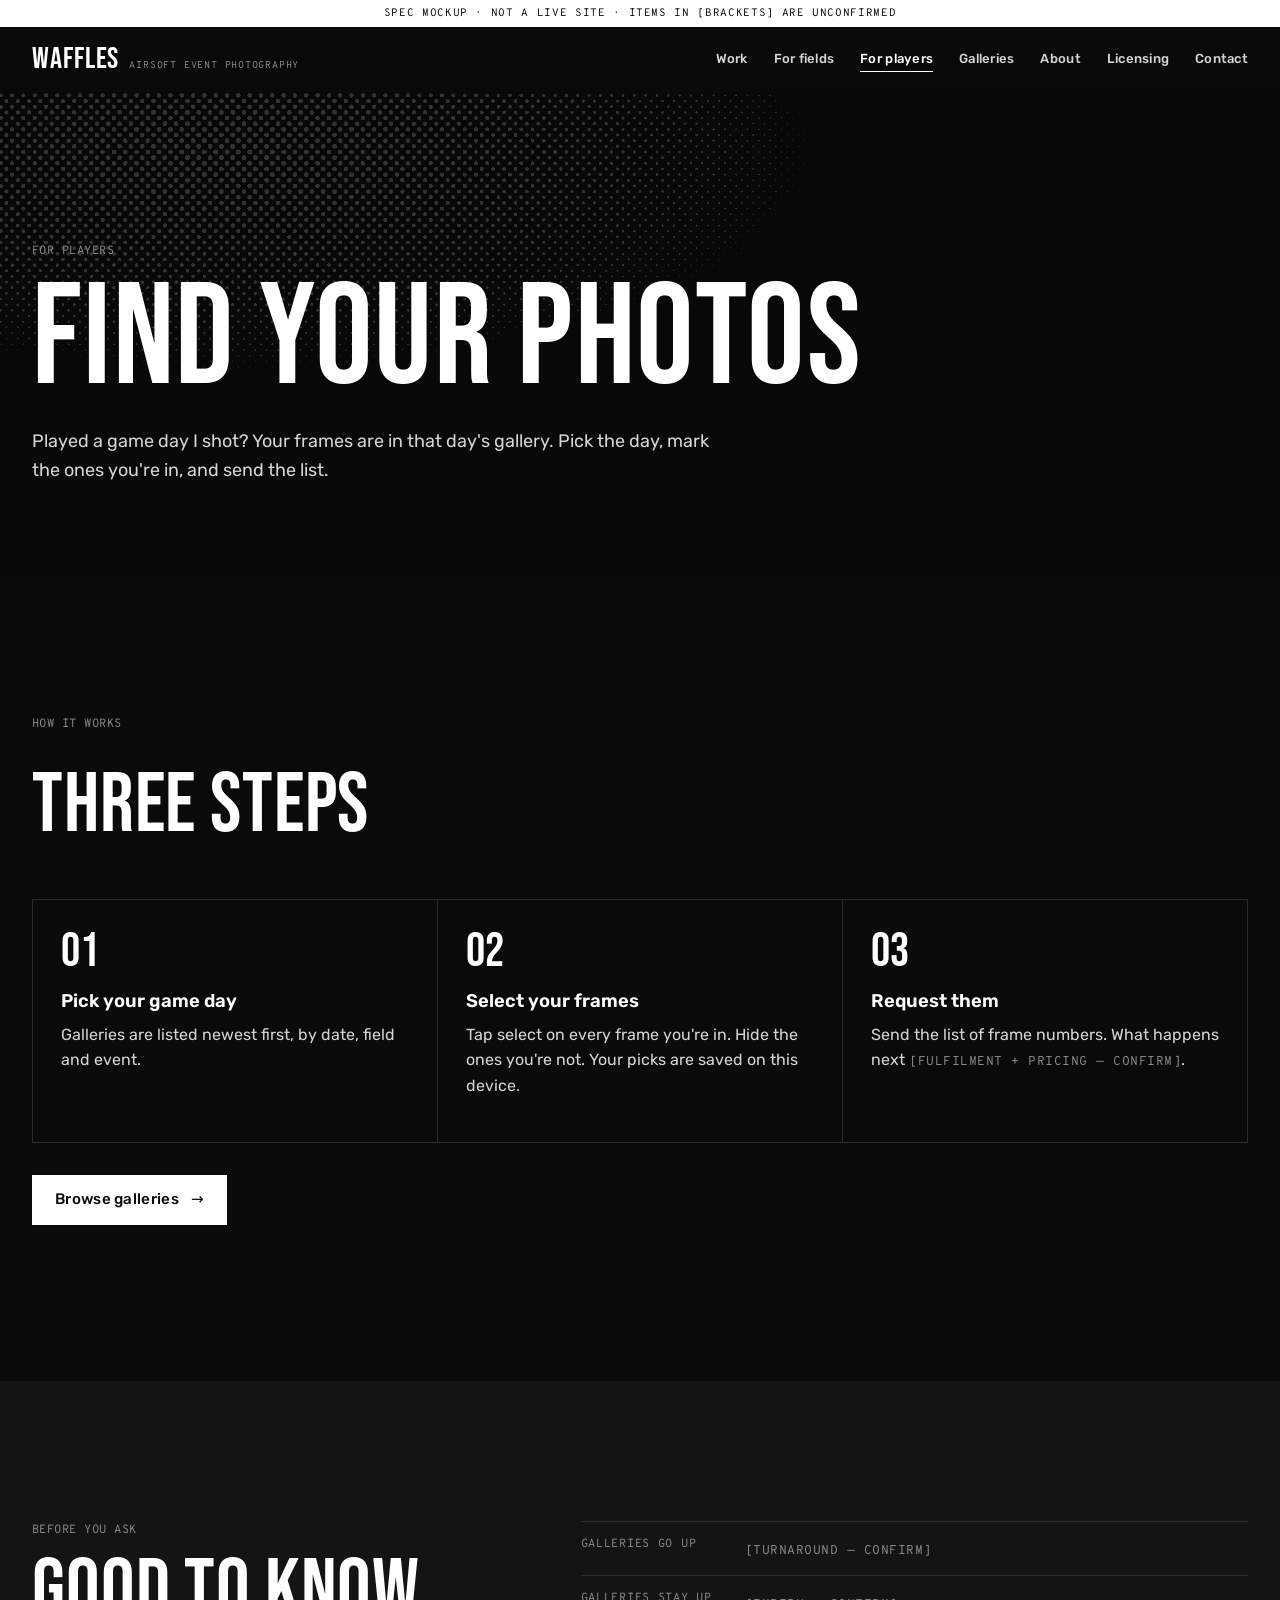
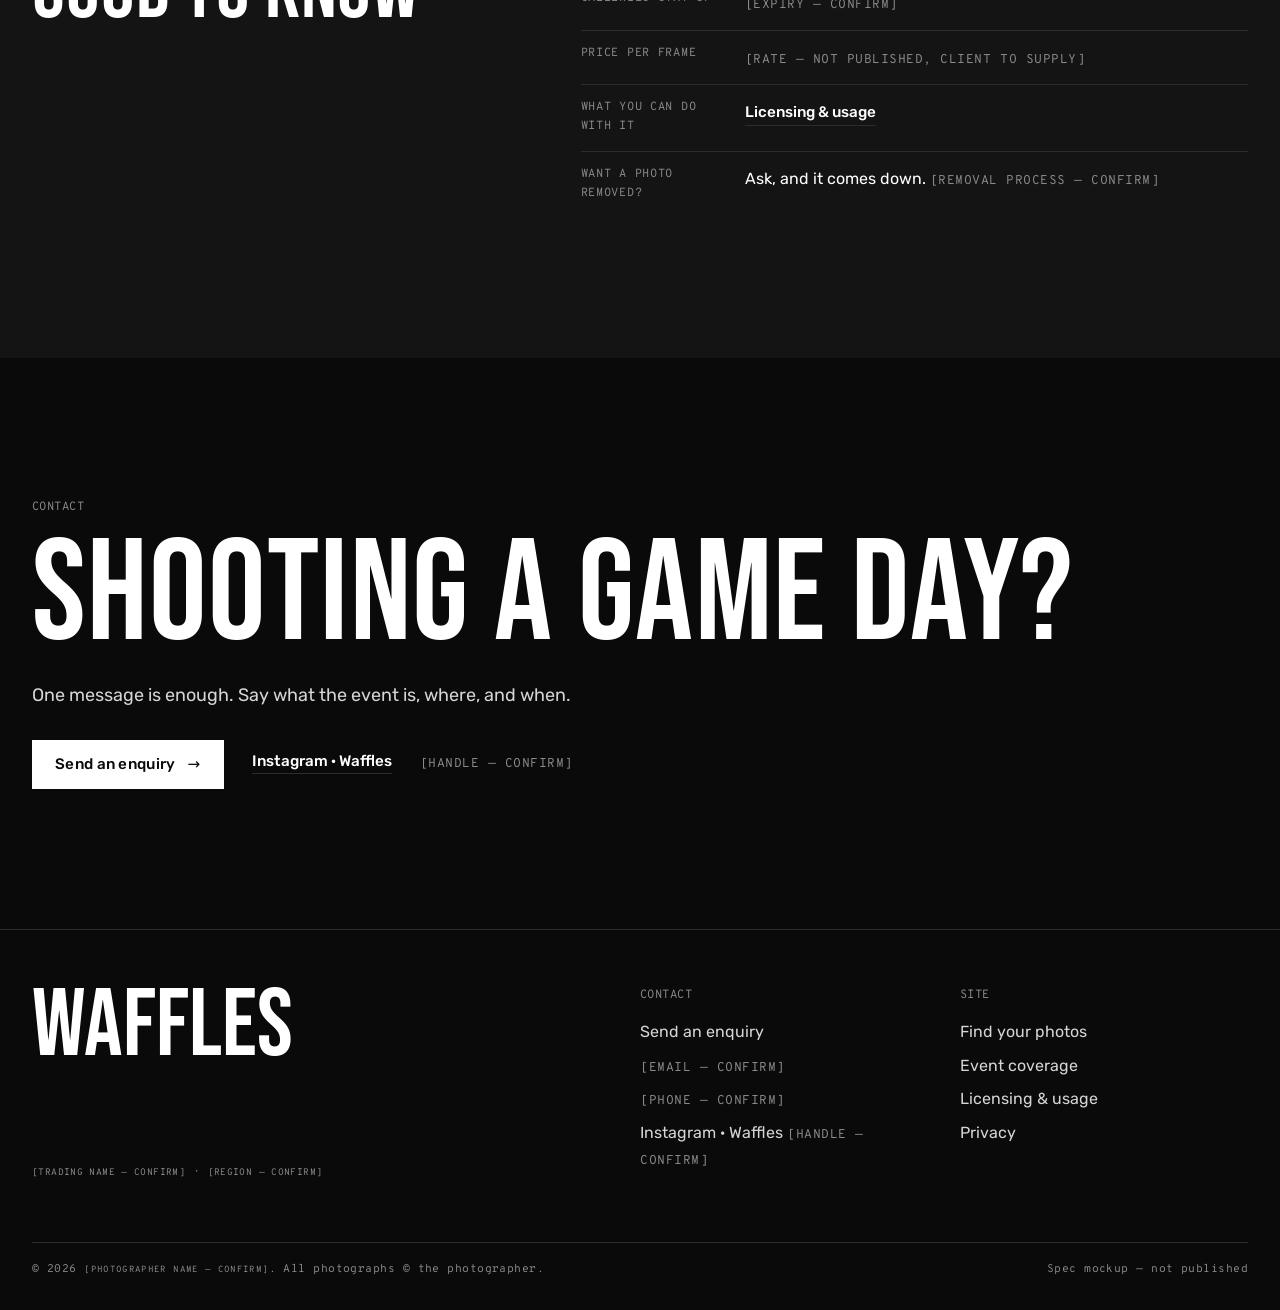
<file: for-players.html>
<!doctype html>
<html lang="en">
<head>
<meta charset="utf-8">
<meta name="viewport" content="width=device-width, initial-scale=1, viewport-fit=cover">
<title>For Players — Waffles</title>
<meta name="description" content="Find and request your airsoft game-day photos. Spec mockup.">
<meta name="robots" content="noindex, nofollow">
<meta name="theme-color" content="#0A0A0A">
<link rel="preconnect" href="https://fonts.googleapis.com">
<link rel="preconnect" href="https://fonts.gstatic.com" crossorigin>
<link href="https://fonts.googleapis.com/css2?family=Bebas+Neue&family=Overpass+Mono&family=Rubik:wght@400;500;600&display=swap" rel="stylesheet">
<link rel="stylesheet" href="styles.css">
</head>
<body>
<a class="skip" href="#main">Skip to content</a>
<div class="mockbar">Spec mockup · not a live site · items in [brackets] are unconfirmed</div>
<header class="site-head">
  <div class="wrap site-head__in">
    <a class="brand" href="index.html"><span class="brand__name">Waffles</span><span class="brand__tag">Airsoft event photography</span></a>
    <button class="nav-toggle" type="button" aria-expanded="false" aria-controls="nav">Menu</button>
    <nav class="nav" id="nav" aria-label="Main">
      <button class="nav-toggle nav__close" type="button">Close</button>
      <a href="work.html">Work</a><a href="for-fields.html">For fields</a><a href="for-players.html" aria-current="page">For players</a><a href="galleries.html">Galleries</a><a href="about.html">About</a><a href="licensing.html">Licensing</a><a href="contact.html">Contact</a>
    </nav>
  </div>
</header>
<main id="main">
<section class="pagehead">
  <div class="ht" aria-hidden="true"><div class="ht__src ht__src--light"></div></div>
  <div class="wrap">
    <span class="eyebrow">For players</span>
    <h1>Find your photos</h1>
    <p class="lede">Played a game day I shot? Your frames are in that day's gallery. Pick the day, mark the ones you're in, and send the list.</p>
  </div>
</section>

<section class="section">
  <div class="wrap">
    <div class="section__head"><span class="eyebrow">How it works</span><h2>Three steps</h2></div>
    <ol class="steps reveal">
      <li><h3>Pick your game day</h3><p>Galleries are listed newest first, by date, field and event.</p></li>
      <li><h3>Select your frames</h3><p>Tap select on every frame you're in. Hide the ones you're not. Your picks are saved on this device.</p></li>
      <li><h3>Request them</h3><p>Send the list of frame numbers. What happens next <span class="tbc">[FULFILMENT + PRICING — CONFIRM]</span>.</p></li>
    </ol>
    <p style="margin-top:32px"><a class="btn" href="galleries.html">Browse galleries <span class="arr">→</span></a></p>
  </div>
</section>

<section class="section section--panel">
  <div class="wrap split">
    <div><span class="eyebrow">Before you ask</span><h2>Good to know</h2></div>
    <dl class="facts reveal">
      <div><dt>Galleries go up</dt><dd><span class="tbc">[TURNAROUND — CONFIRM]</span></dd></div>
      <div><dt>Galleries stay up</dt><dd><span class="tbc">[EXPIRY — CONFIRM]</span></dd></div>
      <div><dt>Price per frame</dt><dd><span class="tbc">[RATE — NOT PUBLISHED, CLIENT TO SUPPLY]</span></dd></div>
      <div><dt>What you can do with it</dt><dd><a class="textlink" href="licensing.html">Licensing &amp; usage</a></dd></div>
      <div><dt>Want a photo removed?</dt><dd>Ask, and it comes down. <span class="tbc">[REMOVAL PROCESS — CONFIRM]</span></dd></div>
    </dl>
  </div>
</section>
<section class="section">
  <div class="wrap cta reveal">
    <span class="eyebrow">Contact</span>
    <h2>Shooting a game day?</h2>
    <p class="lede" style="margin-top:20px">One message is enough. Say what the event is, where, and when.</p>
    <div class="cta__row"><a class="btn" href="contact.html">Send an enquiry <span class="arr">→</span></a><a class="textlink" href="#" data-todo>Instagram · Waffles</a> <span class="tbc">[HANDLE — CONFIRM]</span></div>
  </div>
</section>

</main>
<footer class="site-foot">
  <div class="wrap">
    <div class="foot__grid">
      <div>
        <p class="foot__name">Waffles</p>
        <p class="mono" style="font-size:.74rem;color:var(--muted)"><span class="tbc">[TRADING NAME — CONFIRM]</span> · <span class="tbc">[REGION — CONFIRM]</span></p>
      </div>
      <div>
        <span class="eyebrow">Contact</span>
        <ul>
          <li><a href="contact.html">Send an enquiry</a></li>
          <li><span class="tbc">[EMAIL — CONFIRM]</span></li>
          <li><span class="tbc">[PHONE — CONFIRM]</span></li>
          <li><a href="#" data-todo>Instagram · Waffles</a> <span class="tbc">[HANDLE — CONFIRM]</span></li>
        </ul>
      </div>
      <div>
        <span class="eyebrow">Site</span>
        <ul>
          <li><a href="galleries.html">Find your photos</a></li>
          <li><a href="for-fields.html">Event coverage</a></li>
          <li><a href="licensing.html">Licensing &amp; usage</a></li>
          <li><a href="privacy.html">Privacy</a></li>
        </ul>
      </div>
    </div>
    <div class="foot__base"><span>© <span data-year>2026</span> <span class="tbc">[PHOTOGRAPHER NAME — CONFIRM]</span>. All photographs © the photographer.</span><span>Spec mockup — not published</span></div>
  </div>
</footer>

<script src="script.js"></script>
</body>
</html>
</file>
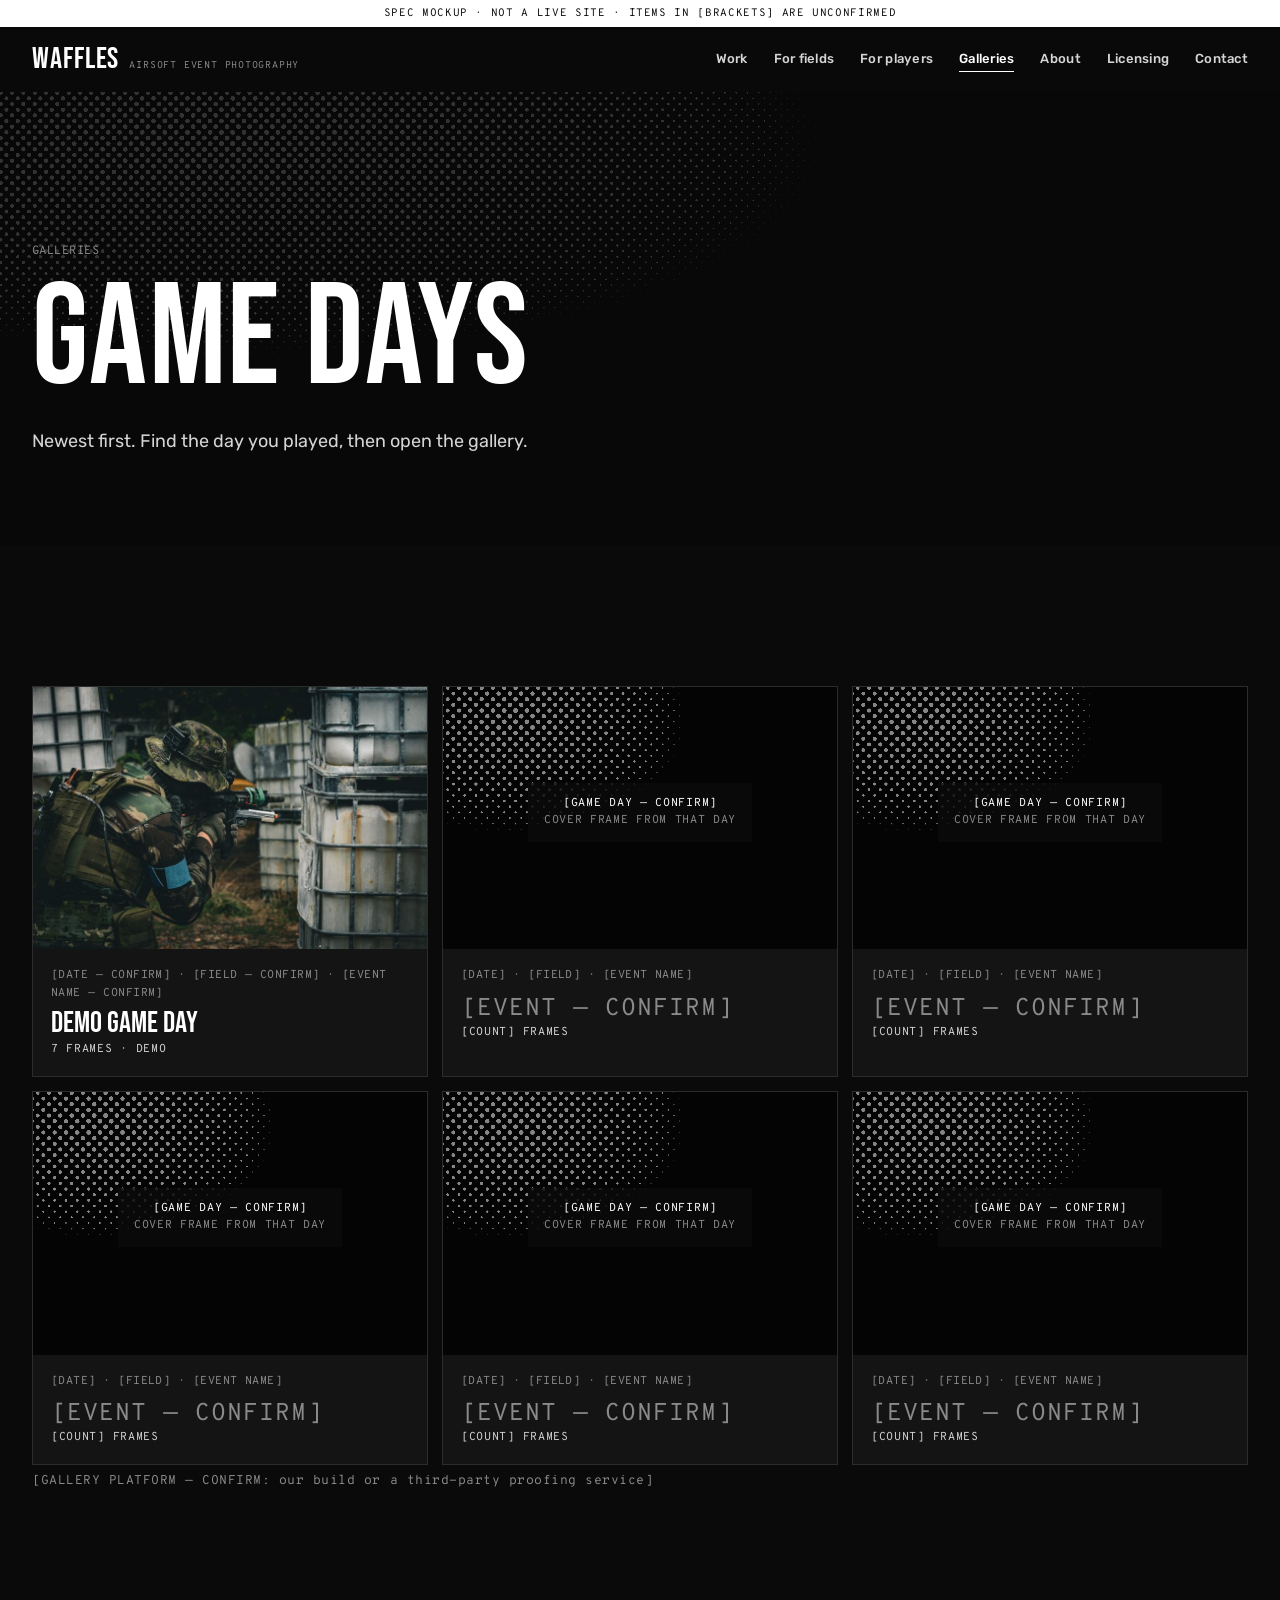
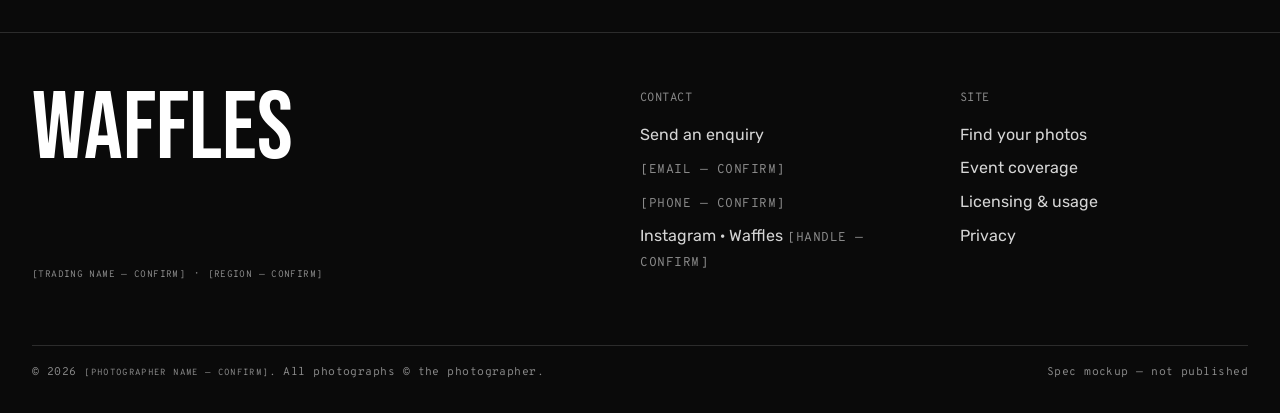
<file: galleries.html>
<!doctype html>
<html lang="en">
<head>
<meta charset="utf-8">
<meta name="viewport" content="width=device-width, initial-scale=1, viewport-fit=cover">
<title>Galleries — Waffles</title>
<meta name="description" content="Airsoft game-day galleries. Spec mockup.">
<meta name="robots" content="noindex, nofollow">
<meta name="theme-color" content="#0A0A0A">
<link rel="preconnect" href="https://fonts.googleapis.com">
<link rel="preconnect" href="https://fonts.gstatic.com" crossorigin>
<link href="https://fonts.googleapis.com/css2?family=Bebas+Neue&family=Overpass+Mono&family=Rubik:wght@400;500;600&display=swap" rel="stylesheet">
<link rel="stylesheet" href="styles.css">
</head>
<body>
<a class="skip" href="#main">Skip to content</a>
<div class="mockbar">Spec mockup · not a live site · items in [brackets] are unconfirmed</div>
<header class="site-head">
  <div class="wrap site-head__in">
    <a class="brand" href="index.html"><span class="brand__name">Waffles</span><span class="brand__tag">Airsoft event photography</span></a>
    <button class="nav-toggle" type="button" aria-expanded="false" aria-controls="nav">Menu</button>
    <nav class="nav" id="nav" aria-label="Main">
      <button class="nav-toggle nav__close" type="button">Close</button>
      <a href="work.html">Work</a><a href="for-fields.html">For fields</a><a href="for-players.html">For players</a><a href="galleries.html" aria-current="page">Galleries</a><a href="about.html">About</a><a href="licensing.html">Licensing</a><a href="contact.html">Contact</a>
    </nav>
  </div>
</header>
<main id="main">
<section class="pagehead">
  <div class="ht" aria-hidden="true"><div class="ht__src ht__src--light"></div></div>
  <div class="wrap">
    <span class="eyebrow">Galleries</span>
    <h1>Game days</h1>
    <p class="lede">Newest first. Find the day you played, then open the gallery.</p>
  </div>
</section>
<section class="section">
  <div class="wrap">
    <div class="days">
      <a class="day reveal" href="gallery.html">
        <div class="day__cover screen-in"><img src="assets/photos/sized/hero-wide-02-1600.jpg" srcset="assets/photos/sized/hero-wide-02-800.jpg 800w, assets/photos/sized/hero-wide-02-1600.jpg 1600w, assets/photos/hero-wide-02.jpg 3238w" sizes="(min-width:1080px) 420px, (min-width:680px) 50vw, 100vw" width="3238" height="2160" alt="Player in a camouflage boonie hat aiming a replica rifle around the corner of stacked white water-tank cages." loading="lazy" decoding="async"></div>
        <div class="day__body"><span class="day__meta">[DATE — CONFIRM] · [FIELD — CONFIRM] · [EVENT NAME — CONFIRM]</span><span class="day__title">Demo game day</span><span class="day__count">7 frames · demo</span></div>
      </a>
      <div class="day reveal" style="--d:90ms">
  <div class="day__cover"><div class="slot" style="--ar:3 / 2"><div class="ht" aria-hidden="true"><div class="ht__src ht__src--light"></div></div><p class="slot__label">[GAME DAY — CONFIRM]<span>Cover frame from that day</span></p></div></div>
  <div class="day__body"><span class="day__meta">[DATE] · [FIELD] · [EVENT NAME]</span><span class="day__title"><span class="tbc">[EVENT — CONFIRM]</span></span><span class="day__count">[COUNT] frames</span></div>
</div><div class="day reveal" style="--d:180ms">
  <div class="day__cover"><div class="slot" style="--ar:3 / 2"><div class="ht" aria-hidden="true"><div class="ht__src ht__src--light"></div></div><p class="slot__label">[GAME DAY — CONFIRM]<span>Cover frame from that day</span></p></div></div>
  <div class="day__body"><span class="day__meta">[DATE] · [FIELD] · [EVENT NAME]</span><span class="day__title"><span class="tbc">[EVENT — CONFIRM]</span></span><span class="day__count">[COUNT] frames</span></div>
</div><div class="day reveal" style="--d:270ms">
  <div class="day__cover"><div class="slot" style="--ar:3 / 2"><div class="ht" aria-hidden="true"><div class="ht__src ht__src--light"></div></div><p class="slot__label">[GAME DAY — CONFIRM]<span>Cover frame from that day</span></p></div></div>
  <div class="day__body"><span class="day__meta">[DATE] · [FIELD] · [EVENT NAME]</span><span class="day__title"><span class="tbc">[EVENT — CONFIRM]</span></span><span class="day__count">[COUNT] frames</span></div>
</div><div class="day reveal" style="--d:360ms">
  <div class="day__cover"><div class="slot" style="--ar:3 / 2"><div class="ht" aria-hidden="true"><div class="ht__src ht__src--light"></div></div><p class="slot__label">[GAME DAY — CONFIRM]<span>Cover frame from that day</span></p></div></div>
  <div class="day__body"><span class="day__meta">[DATE] · [FIELD] · [EVENT NAME]</span><span class="day__title"><span class="tbc">[EVENT — CONFIRM]</span></span><span class="day__count">[COUNT] frames</span></div>
</div><div class="day reveal" style="--d:450ms">
  <div class="day__cover"><div class="slot" style="--ar:3 / 2"><div class="ht" aria-hidden="true"><div class="ht__src ht__src--light"></div></div><p class="slot__label">[GAME DAY — CONFIRM]<span>Cover frame from that day</span></p></div></div>
  <div class="day__body"><span class="day__meta">[DATE] · [FIELD] · [EVENT NAME]</span><span class="day__title"><span class="tbc">[EVENT — CONFIRM]</span></span><span class="day__count">[COUNT] frames</span></div>
</div>
    </div>
    <span class="tbc tbc--block">[GALLERY PLATFORM — CONFIRM: our build or a third-party proofing service]</span>
  </div>
</section>

</main>
<footer class="site-foot">
  <div class="wrap">
    <div class="foot__grid">
      <div>
        <p class="foot__name">Waffles</p>
        <p class="mono" style="font-size:.74rem;color:var(--muted)"><span class="tbc">[TRADING NAME — CONFIRM]</span> · <span class="tbc">[REGION — CONFIRM]</span></p>
      </div>
      <div>
        <span class="eyebrow">Contact</span>
        <ul>
          <li><a href="contact.html">Send an enquiry</a></li>
          <li><span class="tbc">[EMAIL — CONFIRM]</span></li>
          <li><span class="tbc">[PHONE — CONFIRM]</span></li>
          <li><a href="#" data-todo>Instagram · Waffles</a> <span class="tbc">[HANDLE — CONFIRM]</span></li>
        </ul>
      </div>
      <div>
        <span class="eyebrow">Site</span>
        <ul>
          <li><a href="galleries.html">Find your photos</a></li>
          <li><a href="for-fields.html">Event coverage</a></li>
          <li><a href="licensing.html">Licensing &amp; usage</a></li>
          <li><a href="privacy.html">Privacy</a></li>
        </ul>
      </div>
    </div>
    <div class="foot__base"><span>© <span data-year>2026</span> <span class="tbc">[PHOTOGRAPHER NAME — CONFIRM]</span>. All photographs © the photographer.</span><span>Spec mockup — not published</span></div>
  </div>
</footer>

<script src="script.js"></script>
</body>
</html>
</file>
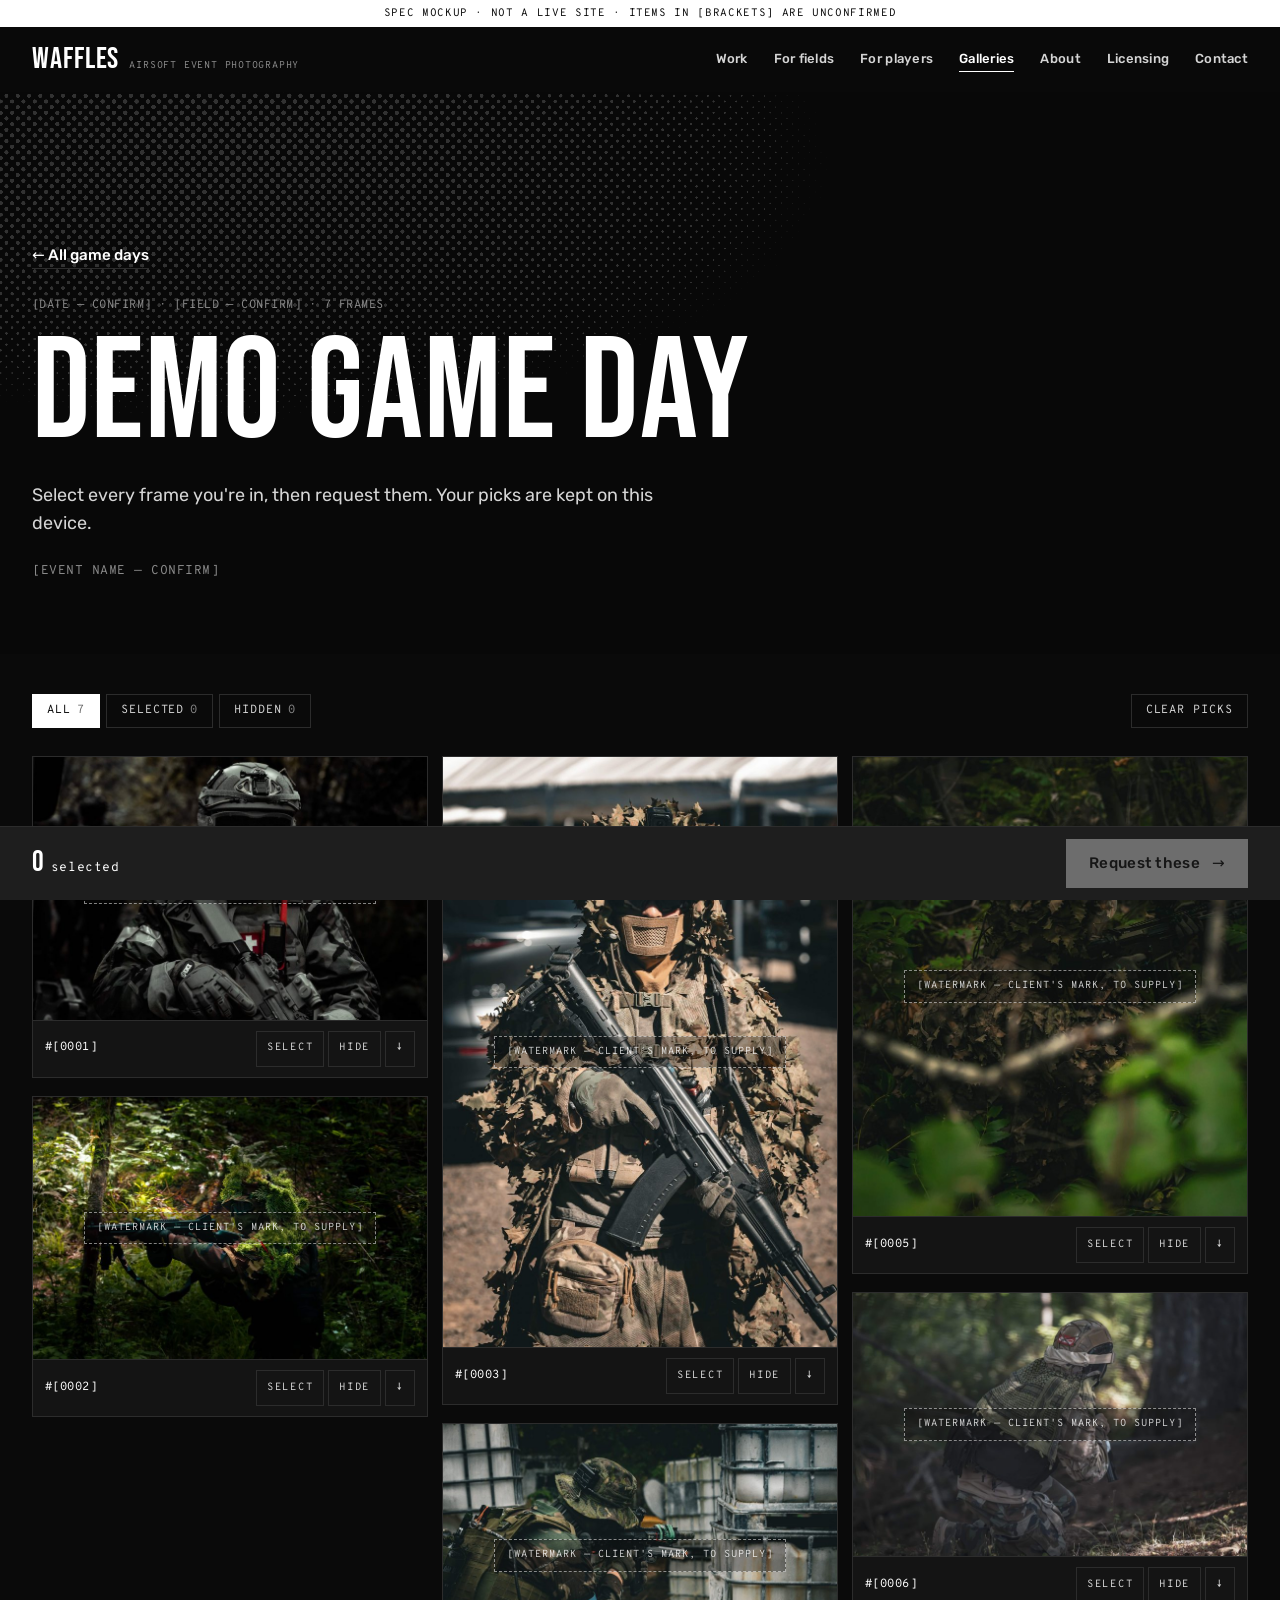
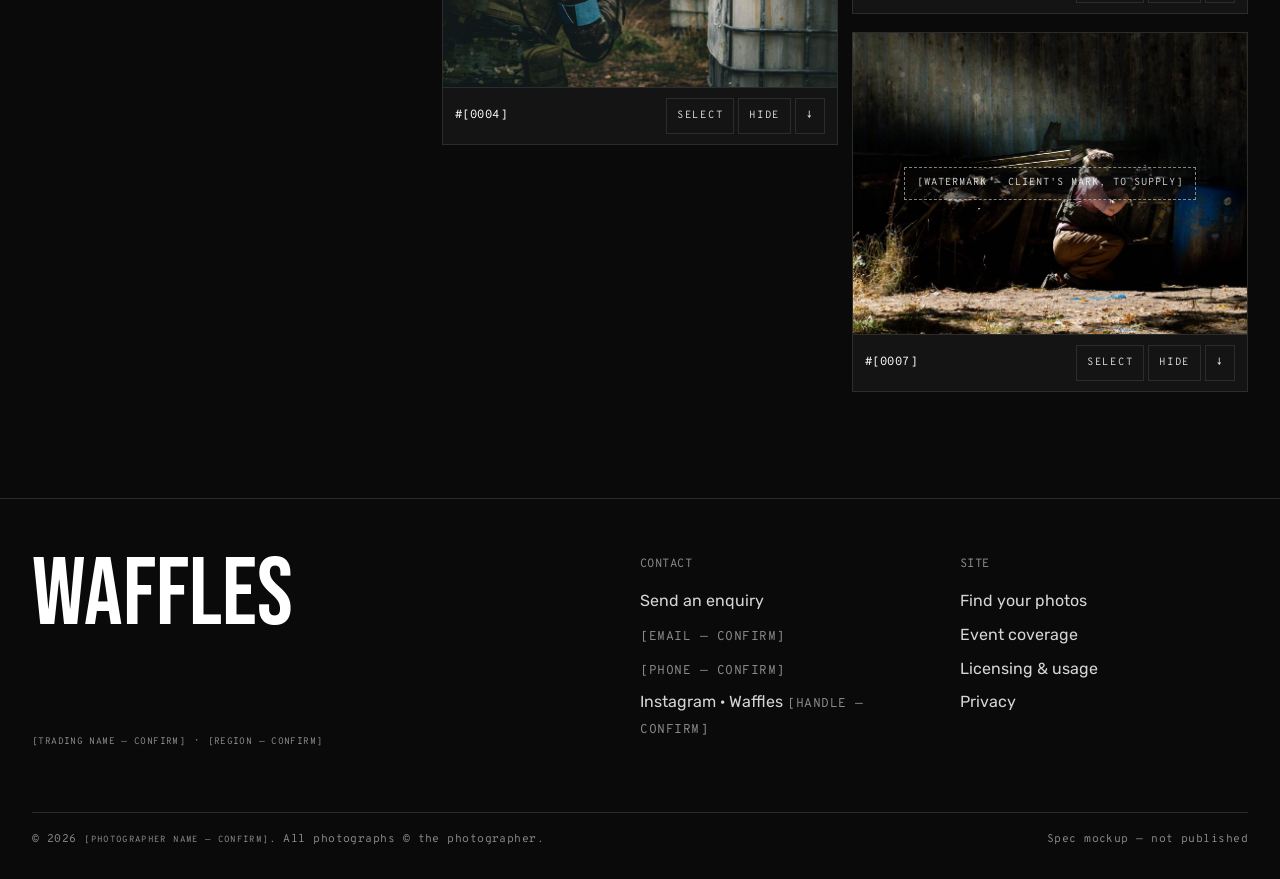
<file: gallery.html>
<!doctype html>
<html lang="en">
<head>
<meta charset="utf-8">
<meta name="viewport" content="width=device-width, initial-scale=1, viewport-fit=cover">
<title>Demo Game Day — Waffles</title>
<meta name="description" content="Proofing gallery for an airsoft game day. Spec mockup.">
<meta name="robots" content="noindex, nofollow">
<meta name="theme-color" content="#0A0A0A">
<link rel="preconnect" href="https://fonts.googleapis.com">
<link rel="preconnect" href="https://fonts.gstatic.com" crossorigin>
<link href="https://fonts.googleapis.com/css2?family=Bebas+Neue&family=Overpass+Mono&family=Rubik:wght@400;500;600&display=swap" rel="stylesheet">
<link rel="stylesheet" href="styles.css">
</head>
<body>
<a class="skip" href="#main">Skip to content</a>
<div class="mockbar">Spec mockup · not a live site · items in [brackets] are unconfirmed</div>
<header class="site-head">
  <div class="wrap site-head__in">
    <a class="brand" href="index.html"><span class="brand__name">Waffles</span><span class="brand__tag">Airsoft event photography</span></a>
    <button class="nav-toggle" type="button" aria-expanded="false" aria-controls="nav">Menu</button>
    <nav class="nav" id="nav" aria-label="Main">
      <button class="nav-toggle nav__close" type="button">Close</button>
      <a href="work.html">Work</a><a href="for-fields.html">For fields</a><a href="for-players.html">For players</a><a href="galleries.html" aria-current="page">Galleries</a><a href="about.html">About</a><a href="licensing.html">Licensing</a><a href="contact.html">Contact</a>
    </nav>
  </div>
</header>
<main id="main">
<section class="pagehead">
  <div class="ht" aria-hidden="true"><div class="ht__src ht__src--light"></div></div>
  <div class="wrap">
    <a class="textlink" href="galleries.html">← All game days</a>
    <span class="eyebrow" style="margin-top:28px">[DATE — CONFIRM] · [FIELD — CONFIRM] · 7 frames</span>
    <h1>Demo game day</h1>
    <p class="lede">Select every frame you're in, then request them. Your picks are kept on this device.</p>
    <span class="tbc">[EVENT NAME — CONFIRM]</span>
  </div>
</section>
<section class="section" style="padding-top:40px;padding-bottom:0">
  <div class="wrap">
    <div class="filters" role="group" aria-label="Show frames"><button type="button" data-proof-filter="all" aria-pressed="true">All<span class="count">0</span></button><button type="button" data-proof-filter="selected" aria-pressed="false">Selected<span class="count">0</span></button><button type="button" data-proof-filter="hidden" aria-pressed="false">Hidden<span class="count">0</span></button><button type="button" data-clear style="margin-left:auto">Clear picks</button></div>
    <div class="grid" data-proof="demo-game-day" data-view-scope>
<article class="proof" data-id="f0001" data-num="#[0001]">
  <button class="proof__img" type="button" data-view data-full="assets/photos/sized/hero-wide-01-1600.jpg" data-num="#[0001]" data-cap="[EVENT — CONFIRM] · [FIELD — CONFIRM] · [DATE — CONFIRM]" data-alt="Airsoft player in a grey helmet, dark goggles and mesh face mask holding a replica rifle, standing in dark woodland." aria-label="View frame #[0001] larger">
    <img src="assets/photos/sized/hero-wide-01-1600.jpg" srcset="assets/photos/sized/hero-wide-01-800.jpg 800w, assets/photos/sized/hero-wide-01-1600.jpg 1600w, assets/photos/hero-wide-01.jpg 3238w" sizes="(min-width: 1040px) 430px, (min-width: 620px) 50vw, 100vw" width="3238" height="2160" alt="Airsoft player in a grey helmet, dark goggles and mesh face mask holding a replica rifle, standing in dark woodland." fetchpriority="high">
    <span class="wm"><span>[WATERMARK — CLIENT'S MARK, TO SUPPLY]</span></span>
  </button>
  <div class="proof__bar">
    <span class="frame__num">#[0001] <span class="proof__state"></span></span>
    <span class="proof__acts">
      <button class="act act--sel" type="button" aria-pressed="false">Select</button>
      <button class="act act--hide" type="button" aria-pressed="false">Hide</button>
      <button class="act act--dl" type="button" aria-label="Download frame #[0001]">↓</button>
    </span>
  </div>
</article>
<article class="proof" data-id="f0002" data-num="#[0002]">
  <button class="proof__img" type="button" data-view data-full="assets/photos/sized/grid-wide-01-1600.jpg" data-num="#[0002]" data-cap="[EVENT — CONFIRM] · [FIELD — CONFIRM] · [DATE — CONFIRM]" data-alt="Player with a foliage-covered hood aiming a replica submachine gun through a shaft of light in dense forest." aria-label="View frame #[0002] larger">
    <img src="assets/photos/sized/grid-wide-01-1600.jpg" srcset="assets/photos/sized/grid-wide-01-800.jpg 800w, assets/photos/sized/grid-wide-01-1600.jpg 1600w, assets/photos/grid-wide-01.jpg 3240w" sizes="(min-width: 1040px) 430px, (min-width: 620px) 50vw, 100vw" width="3240" height="2160" alt="Player with a foliage-covered hood aiming a replica submachine gun through a shaft of light in dense forest." fetchpriority="high">
    <span class="wm"><span>[WATERMARK — CLIENT'S MARK, TO SUPPLY]</span></span>
  </button>
  <div class="proof__bar">
    <span class="frame__num">#[0002] <span class="proof__state"></span></span>
    <span class="proof__acts">
      <button class="act act--sel" type="button" aria-pressed="false">Select</button>
      <button class="act act--hide" type="button" aria-pressed="false">Hide</button>
      <button class="act act--dl" type="button" aria-label="Download frame #[0002]">↓</button>
    </span>
  </div>
</article>
<article class="proof" data-id="f0003" data-num="#[0003]">
  <button class="proof__img" type="button" data-view data-full="assets/photos/sized/grid-portrait-01-1600.jpg" data-num="#[0003]" data-cap="[EVENT — CONFIRM] · [FIELD — CONFIRM] · [DATE — CONFIRM]" data-alt="Player in a leaf-pattern ghillie suit and mesh face mask holding a replica rifle across the chest, a small camera on the cap." aria-label="View frame #[0003] larger">
    <img src="assets/photos/sized/grid-portrait-01-1600.jpg" srcset="assets/photos/sized/grid-portrait-01-800.jpg 800w, assets/photos/sized/grid-portrait-01-1600.jpg 1600w, assets/photos/grid-portrait-01.jpg 2160w" sizes="(min-width: 1040px) 430px, (min-width: 620px) 50vw, 100vw" width="2160" height="3238" alt="Player in a leaf-pattern ghillie suit and mesh face mask holding a replica rifle across the chest, a small camera on the cap." fetchpriority="high">
    <span class="wm"><span>[WATERMARK — CLIENT'S MARK, TO SUPPLY]</span></span>
  </button>
  <div class="proof__bar">
    <span class="frame__num">#[0003] <span class="proof__state"></span></span>
    <span class="proof__acts">
      <button class="act act--sel" type="button" aria-pressed="false">Select</button>
      <button class="act act--hide" type="button" aria-pressed="false">Hide</button>
      <button class="act act--dl" type="button" aria-label="Download frame #[0003]">↓</button>
    </span>
  </div>
</article>
<article class="proof" data-id="f0004" data-num="#[0004]">
  <button class="proof__img" type="button" data-view data-full="assets/photos/sized/hero-wide-02-1600.jpg" data-num="#[0004]" data-cap="[EVENT — CONFIRM] · [FIELD — CONFIRM] · [DATE — CONFIRM]" data-alt="Player in a camouflage boonie hat aiming a replica rifle around the corner of stacked white water-tank cages." aria-label="View frame #[0004] larger">
    <img src="assets/photos/sized/hero-wide-02-1600.jpg" srcset="assets/photos/sized/hero-wide-02-800.jpg 800w, assets/photos/sized/hero-wide-02-1600.jpg 1600w, assets/photos/hero-wide-02.jpg 3238w" sizes="(min-width: 1040px) 430px, (min-width: 620px) 50vw, 100vw" width="3238" height="2160" alt="Player in a camouflage boonie hat aiming a replica rifle around the corner of stacked white water-tank cages." loading="lazy" decoding="async">
    <span class="wm"><span>[WATERMARK — CLIENT'S MARK, TO SUPPLY]</span></span>
  </button>
  <div class="proof__bar">
    <span class="frame__num">#[0004] <span class="proof__state"></span></span>
    <span class="proof__acts">
      <button class="act act--sel" type="button" aria-pressed="false">Select</button>
      <button class="act act--hide" type="button" aria-pressed="false">Hide</button>
      <button class="act act--dl" type="button" aria-label="Download frame #[0004]">↓</button>
    </span>
  </div>
</article>
<article class="proof" data-id="f0005" data-num="#[0005]">
  <button class="proof__img" type="button" data-view data-full="assets/photos/sized/grid-portrait-02-1600.jpg" data-num="#[0005]" data-cap="[EVENT — CONFIRM] · [FIELD — CONFIRM] · [DATE — CONFIRM]" data-alt="Player in a leaf ghillie suit almost hidden in undergrowth, seen through out-of-focus branches." aria-label="View frame #[0005] larger">
    <img src="assets/photos/sized/grid-portrait-02-1600.jpg" srcset="assets/photos/sized/grid-portrait-02-800.jpg 800w, assets/photos/sized/grid-portrait-02-1600.jpg 1600w, assets/photos/grid-portrait-02.jpg 2160w" sizes="(min-width: 1040px) 430px, (min-width: 620px) 50vw, 100vw" width="2160" height="2518" alt="Player in a leaf ghillie suit almost hidden in undergrowth, seen through out-of-focus branches." loading="lazy" decoding="async">
    <span class="wm"><span>[WATERMARK — CLIENT'S MARK, TO SUPPLY]</span></span>
  </button>
  <div class="proof__bar">
    <span class="frame__num">#[0005] <span class="proof__state"></span></span>
    <span class="proof__acts">
      <button class="act act--sel" type="button" aria-pressed="false">Select</button>
      <button class="act act--hide" type="button" aria-pressed="false">Hide</button>
      <button class="act act--dl" type="button" aria-label="Download frame #[0005]">↓</button>
    </span>
  </div>
</article>
<article class="proof" data-id="f0006" data-num="#[0006]">
  <button class="proof__img" type="button" data-view data-full="assets/photos/sized/grid-wide-02-1600.jpg" data-num="#[0006]" data-cap="[EVENT — CONFIRM] · [FIELD — CONFIRM] · [DATE — CONFIRM]" data-alt="Player kneeling in woodland with a shemagh wrapped over the face, moving behind a tree." aria-label="View frame #[0006] larger">
    <img src="assets/photos/sized/grid-wide-02-1600.jpg" srcset="assets/photos/sized/grid-wide-02-800.jpg 800w, assets/photos/sized/grid-wide-02-1600.jpg 1600w, assets/photos/grid-wide-02.jpg 3238w" sizes="(min-width: 1040px) 430px, (min-width: 620px) 50vw, 100vw" width="3238" height="2160" alt="Player kneeling in woodland with a shemagh wrapped over the face, moving behind a tree." loading="lazy" decoding="async">
    <span class="wm"><span>[WATERMARK — CLIENT'S MARK, TO SUPPLY]</span></span>
  </button>
  <div class="proof__bar">
    <span class="frame__num">#[0006] <span class="proof__state"></span></span>
    <span class="proof__acts">
      <button class="act act--sel" type="button" aria-pressed="false">Select</button>
      <button class="act act--hide" type="button" aria-pressed="false">Hide</button>
      <button class="act act--dl" type="button" aria-label="Download frame #[0006]">↓</button>
    </span>
  </div>
</article>
<article class="proof" data-id="f0007" data-num="#[0007]">
  <button class="proof__img" type="button" data-view data-full="assets/photos/sized/grid-wide-03-1600.jpg" data-num="#[0007]" data-cap="[EVENT — CONFIRM] · [FIELD — CONFIRM] · [DATE — CONFIRM]" data-alt="Player kneeling in hard sunlight beside stacked pallets and a blue barrel, aiming a replica rifle along a weathered wall." aria-label="View frame #[0007] larger">
    <img src="assets/photos/sized/grid-wide-03-1600.jpg" srcset="assets/photos/sized/grid-wide-03-800.jpg 800w, assets/photos/sized/grid-wide-03-1600.jpg 1600w, assets/photos/grid-wide-03.jpg 2828w" sizes="(min-width: 1040px) 430px, (min-width: 620px) 50vw, 100vw" width="2828" height="2160" alt="Player kneeling in hard sunlight beside stacked pallets and a blue barrel, aiming a replica rifle along a weathered wall." loading="lazy" decoding="async">
    <span class="wm"><span>[WATERMARK — CLIENT'S MARK, TO SUPPLY]</span></span>
  </button>
  <div class="proof__bar">
    <span class="frame__num">#[0007] <span class="proof__state"></span></span>
    <span class="proof__acts">
      <button class="act act--sel" type="button" aria-pressed="false">Select</button>
      <button class="act act--hide" type="button" aria-pressed="false">Hide</button>
      <button class="act act--dl" type="button" aria-label="Download frame #[0007]">↓</button>
    </span>
  </div>
</article>
    </div>
    <p class="proof-empty" hidden>Nothing here yet.</p>
  </div>
  <div class="trolley">
    <div class="trolley__in">
      <span class="trolley__count"><b data-sel-count>0</b>selected</span>
      <button class="btn" type="button" data-request disabled>Request these <span class="arr">→</span></button>
    </div>
  </div>
</section>
<dialog class="modal" id="request" aria-labelledby="req-h">
  <form class="modal__in" data-mock="Mockup — request not sent. [REQUEST HANDLER — CONFIRM]">
    <h2 id="req-h">Request these</h2>
    <div><span class="eyebrow">Frames</span><div class="modal__list"></div></div>
    <div class="field"><label for="r-name">Your name</label><input id="r-name" autocomplete="name" required></div>
    <div class="field"><label for="r-email">Email</label><input id="r-email" type="email" autocomplete="email" required></div>
    <p class="form__note">No payment is taken here. <span class="tbc">[FULFILMENT + PRICING — CONFIRM]</span></p>
    <div style="display:flex;gap:10px;flex-wrap:wrap"><button class="btn" type="submit">Send request</button><button class="btn btn--ghost" type="button" data-modal-close>Back</button></div>
  </form>
</dialog>

</main>
<footer class="site-foot">
  <div class="wrap">
    <div class="foot__grid">
      <div>
        <p class="foot__name">Waffles</p>
        <p class="mono" style="font-size:.74rem;color:var(--muted)"><span class="tbc">[TRADING NAME — CONFIRM]</span> · <span class="tbc">[REGION — CONFIRM]</span></p>
      </div>
      <div>
        <span class="eyebrow">Contact</span>
        <ul>
          <li><a href="contact.html">Send an enquiry</a></li>
          <li><span class="tbc">[EMAIL — CONFIRM]</span></li>
          <li><span class="tbc">[PHONE — CONFIRM]</span></li>
          <li><a href="#" data-todo>Instagram · Waffles</a> <span class="tbc">[HANDLE — CONFIRM]</span></li>
        </ul>
      </div>
      <div>
        <span class="eyebrow">Site</span>
        <ul>
          <li><a href="galleries.html">Find your photos</a></li>
          <li><a href="for-fields.html">Event coverage</a></li>
          <li><a href="licensing.html">Licensing &amp; usage</a></li>
          <li><a href="privacy.html">Privacy</a></li>
        </ul>
      </div>
    </div>
    <div class="foot__base"><span>© <span data-year>2026</span> <span class="tbc">[PHOTOGRAPHER NAME — CONFIRM]</span>. All photographs © the photographer.</span><span>Spec mockup — not published</span></div>
  </div>
</footer>
<dialog class="viewer" id="viewer" aria-label="Photograph viewer">
  <div class="viewer__stage"><img alt=""></div>
  <div class="viewer__bar"><span><span data-v-num></span>&nbsp;&nbsp;<span data-v-cap class="cap"></span></span>
    <span class="viewer__nav"><button type="button" data-v-prev>Prev</button><button type="button" data-v-next>Next</button><button type="button" data-v-close>Close</button></span></div>
</dialog>
<script src="script.js"></script>
</body>
</html>
</file>
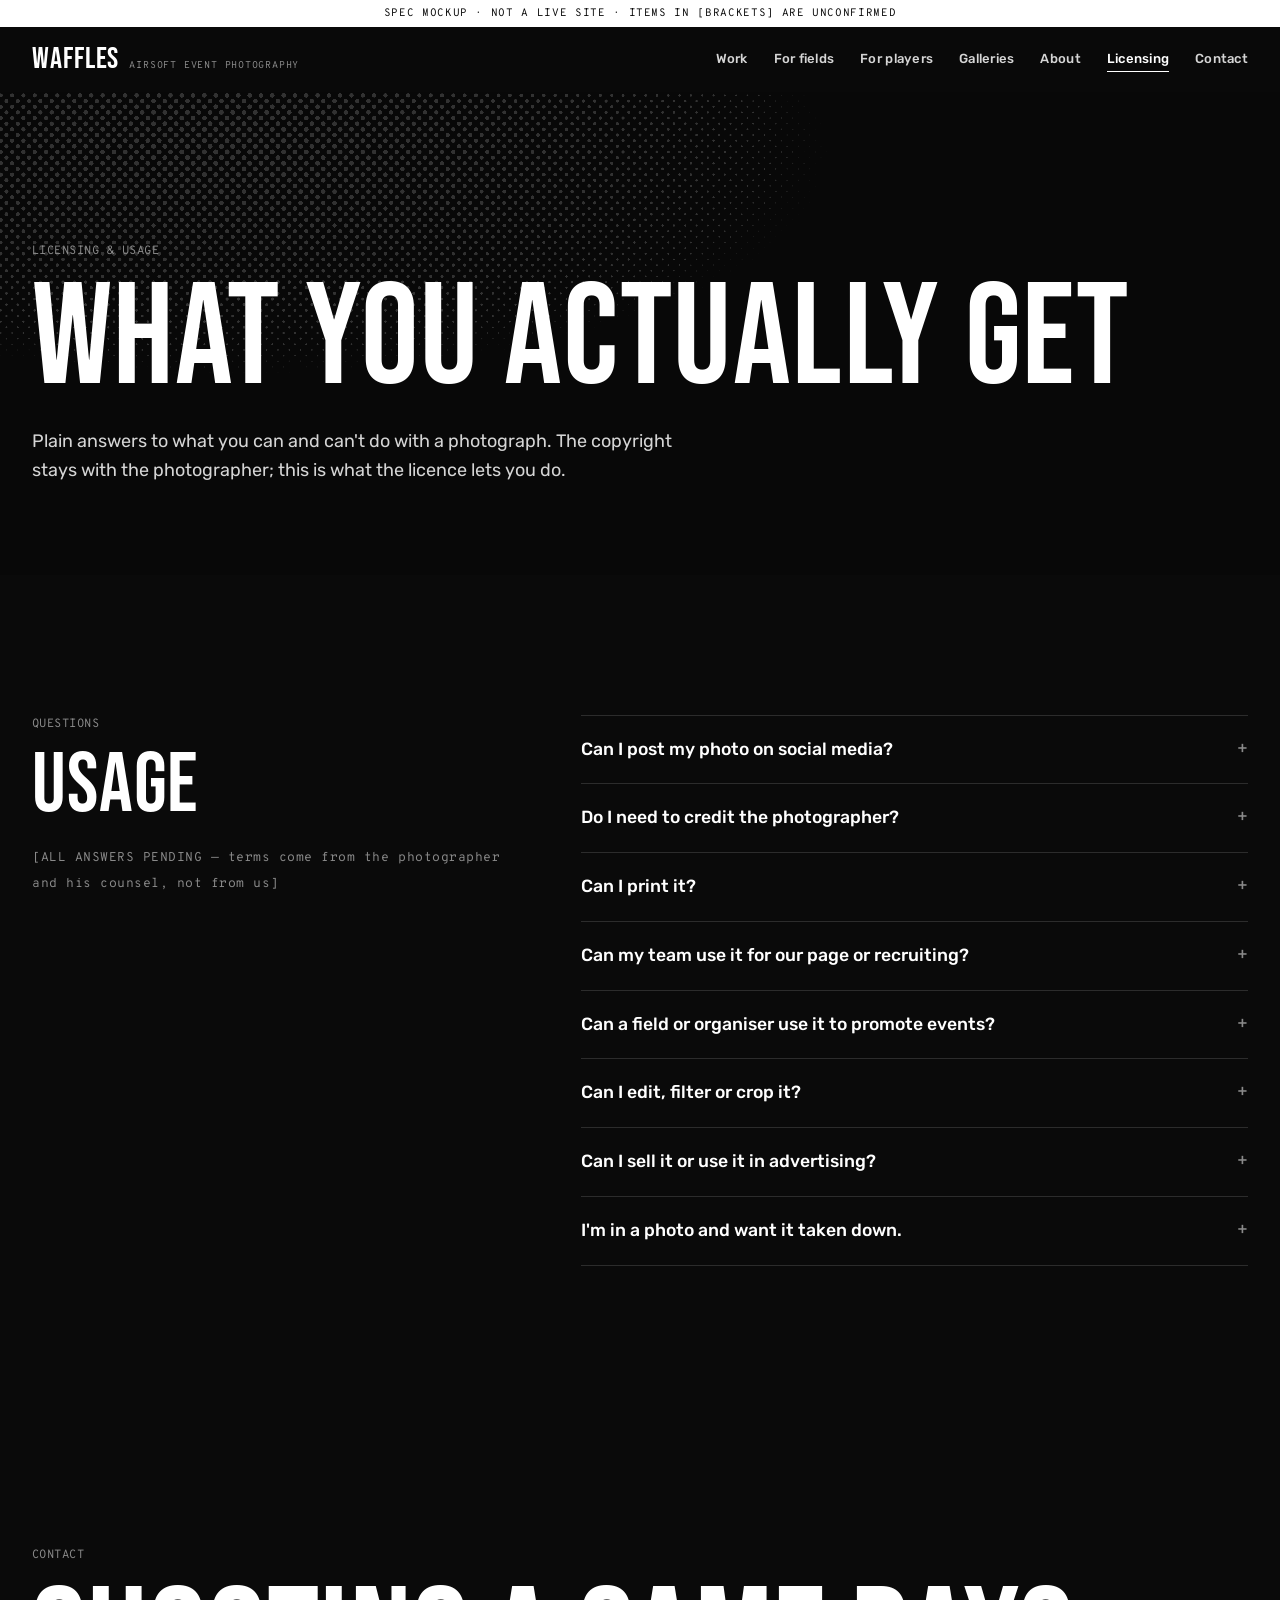
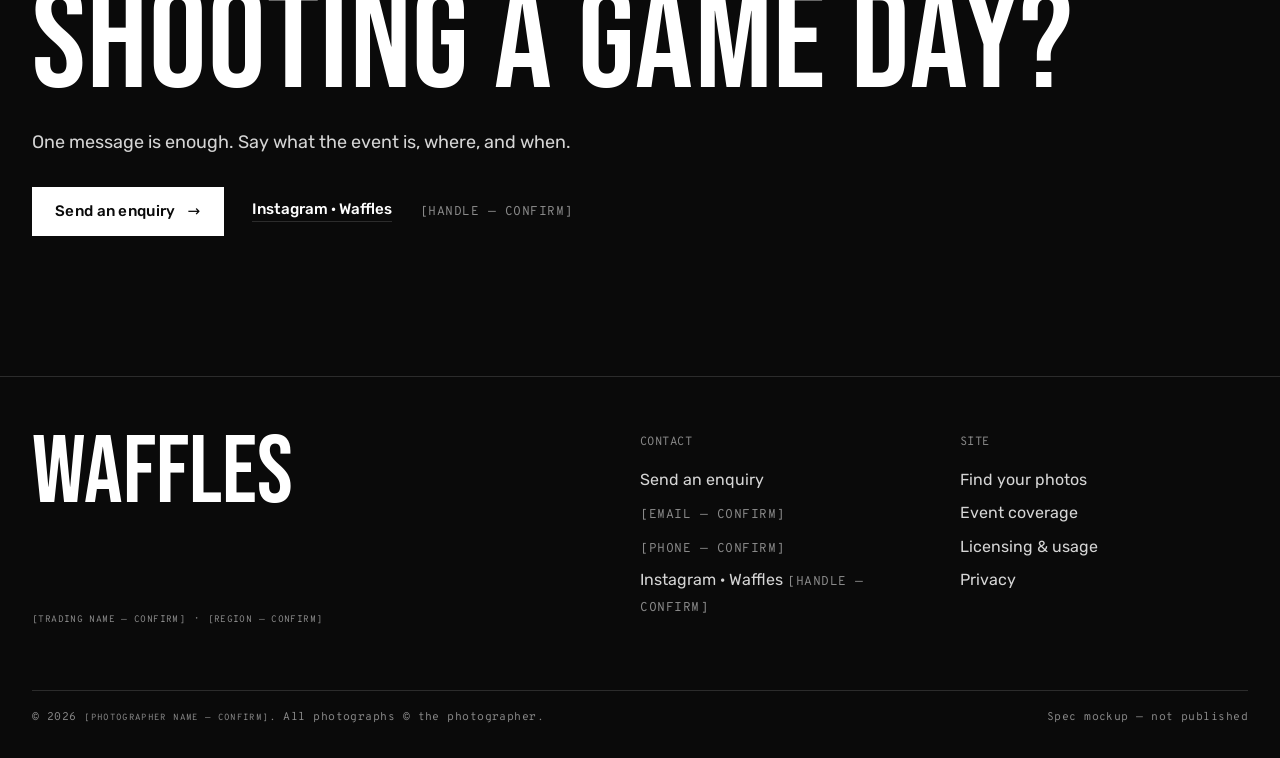
<file: licensing.html>
<!doctype html>
<html lang="en">
<head>
<meta charset="utf-8">
<meta name="viewport" content="width=device-width, initial-scale=1, viewport-fit=cover">
<title>Licensing — Waffles</title>
<meta name="description" content="Licensing and usage terms for airsoft photographs. Spec mockup.">
<meta name="robots" content="noindex, nofollow">
<meta name="theme-color" content="#0A0A0A">
<link rel="preconnect" href="https://fonts.googleapis.com">
<link rel="preconnect" href="https://fonts.gstatic.com" crossorigin>
<link href="https://fonts.googleapis.com/css2?family=Bebas+Neue&family=Overpass+Mono&family=Rubik:wght@400;500;600&display=swap" rel="stylesheet">
<link rel="stylesheet" href="styles.css">
</head>
<body>
<a class="skip" href="#main">Skip to content</a>
<div class="mockbar">Spec mockup · not a live site · items in [brackets] are unconfirmed</div>
<header class="site-head">
  <div class="wrap site-head__in">
    <a class="brand" href="index.html"><span class="brand__name">Waffles</span><span class="brand__tag">Airsoft event photography</span></a>
    <button class="nav-toggle" type="button" aria-expanded="false" aria-controls="nav">Menu</button>
    <nav class="nav" id="nav" aria-label="Main">
      <button class="nav-toggle nav__close" type="button">Close</button>
      <a href="work.html">Work</a><a href="for-fields.html">For fields</a><a href="for-players.html">For players</a><a href="galleries.html">Galleries</a><a href="about.html">About</a><a href="licensing.html" aria-current="page">Licensing</a><a href="contact.html">Contact</a>
    </nav>
  </div>
</header>
<main id="main">
<section class="pagehead">
  <div class="ht" aria-hidden="true"><div class="ht__src ht__src--light"></div></div>
  <div class="wrap">
    <span class="eyebrow">Licensing &amp; usage</span>
    <h1>What you actually get</h1>
    <p class="lede">Plain answers to what you can and can't do with a photograph. The copyright stays with the photographer; this is what the licence lets you do.</p>
  </div>
</section>
<section class="section">
  <div class="wrap split">
    <div>
      <span class="eyebrow">Questions</span>
      <h2>Usage</h2>
      <p style="margin-top:20px"><span class="tbc">[ALL ANSWERS PENDING — terms come from the photographer and his counsel, not from us]</span></p>
    </div>
    <div class="qa reveal"><details><summary>Can I post my photo on social media?</summary><div class="ans"><p><span class="tbc">[LICENSING TERMS — CLIENT'S COUNSEL / CLIENT TO SUPPLY]</span></p></div></details><details><summary>Do I need to credit the photographer?</summary><div class="ans"><p><span class="tbc">[LICENSING TERMS — CLIENT'S COUNSEL / CLIENT TO SUPPLY]</span></p></div></details><details><summary>Can I print it?</summary><div class="ans"><p><span class="tbc">[LICENSING TERMS — CLIENT'S COUNSEL / CLIENT TO SUPPLY]</span> <span class="tbc">[PRINT SIZES — CLIENT TO SUPPLY]</span></p></div></details><details><summary>Can my team use it for our page or recruiting?</summary><div class="ans"><p><span class="tbc">[LICENSING TERMS — CLIENT'S COUNSEL / CLIENT TO SUPPLY]</span></p></div></details><details><summary>Can a field or organiser use it to promote events?</summary><div class="ans"><p><span class="tbc">[LICENSING TERMS — CLIENT'S COUNSEL / CLIENT TO SUPPLY]</span></p></div></details><details><summary>Can I edit, filter or crop it?</summary><div class="ans"><p><span class="tbc">[LICENSING TERMS — CLIENT'S COUNSEL / CLIENT TO SUPPLY]</span></p></div></details><details><summary>Can I sell it or use it in advertising?</summary><div class="ans"><p><span class="tbc">[LICENSING TERMS — CLIENT'S COUNSEL / CLIENT TO SUPPLY]</span></p></div></details><details><summary>I'm in a photo and want it taken down.</summary><div class="ans"><p>Ask and it comes down. <span class="tbc">[REMOVAL PROCESS — CONFIRM]</span></p></div></details></div>
  </div>
</section>
<section class="section">
  <div class="wrap cta reveal">
    <span class="eyebrow">Contact</span>
    <h2>Shooting a game day?</h2>
    <p class="lede" style="margin-top:20px">One message is enough. Say what the event is, where, and when.</p>
    <div class="cta__row"><a class="btn" href="contact.html">Send an enquiry <span class="arr">→</span></a><a class="textlink" href="#" data-todo>Instagram · Waffles</a> <span class="tbc">[HANDLE — CONFIRM]</span></div>
  </div>
</section>

</main>
<footer class="site-foot">
  <div class="wrap">
    <div class="foot__grid">
      <div>
        <p class="foot__name">Waffles</p>
        <p class="mono" style="font-size:.74rem;color:var(--muted)"><span class="tbc">[TRADING NAME — CONFIRM]</span> · <span class="tbc">[REGION — CONFIRM]</span></p>
      </div>
      <div>
        <span class="eyebrow">Contact</span>
        <ul>
          <li><a href="contact.html">Send an enquiry</a></li>
          <li><span class="tbc">[EMAIL — CONFIRM]</span></li>
          <li><span class="tbc">[PHONE — CONFIRM]</span></li>
          <li><a href="#" data-todo>Instagram · Waffles</a> <span class="tbc">[HANDLE — CONFIRM]</span></li>
        </ul>
      </div>
      <div>
        <span class="eyebrow">Site</span>
        <ul>
          <li><a href="galleries.html">Find your photos</a></li>
          <li><a href="for-fields.html">Event coverage</a></li>
          <li><a href="licensing.html">Licensing &amp; usage</a></li>
          <li><a href="privacy.html">Privacy</a></li>
        </ul>
      </div>
    </div>
    <div class="foot__base"><span>© <span data-year>2026</span> <span class="tbc">[PHOTOGRAPHER NAME — CONFIRM]</span>. All photographs © the photographer.</span><span>Spec mockup — not published</span></div>
  </div>
</footer>

<script src="script.js"></script>
</body>
</html>
</file>
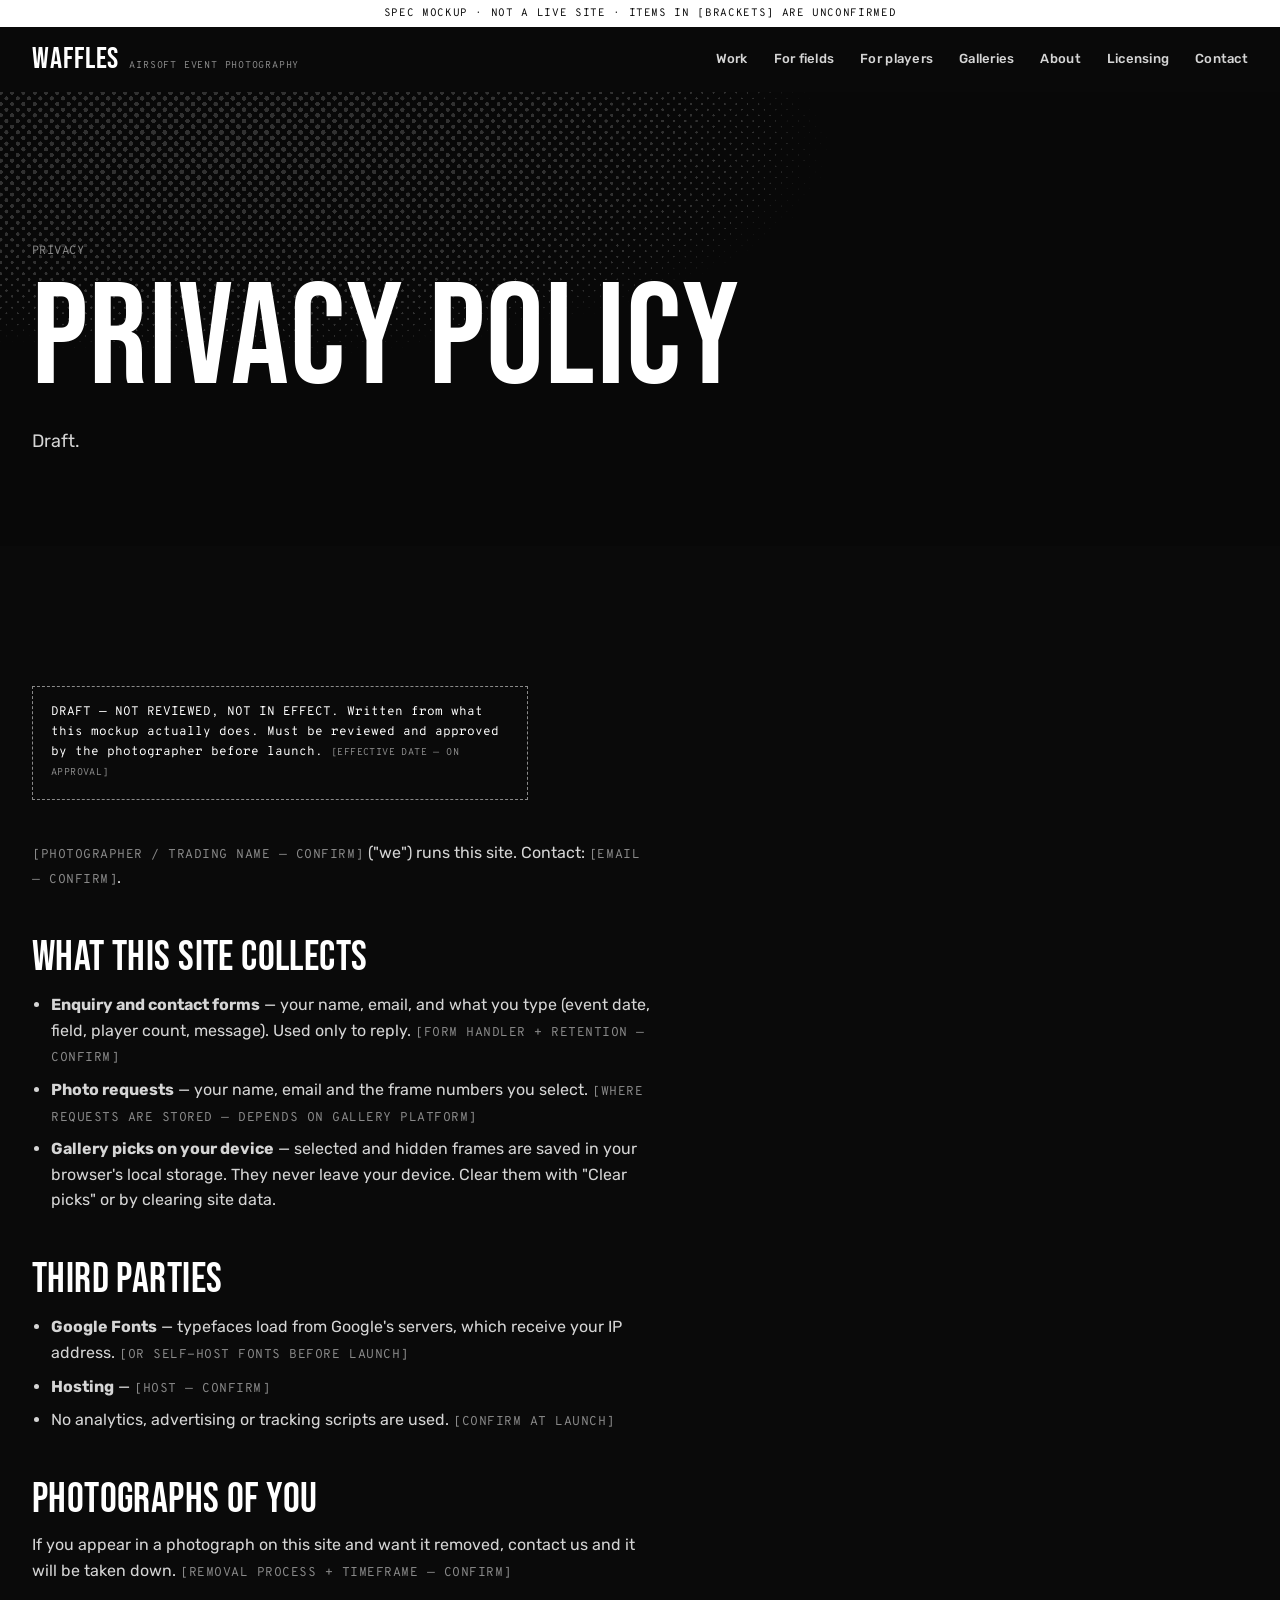
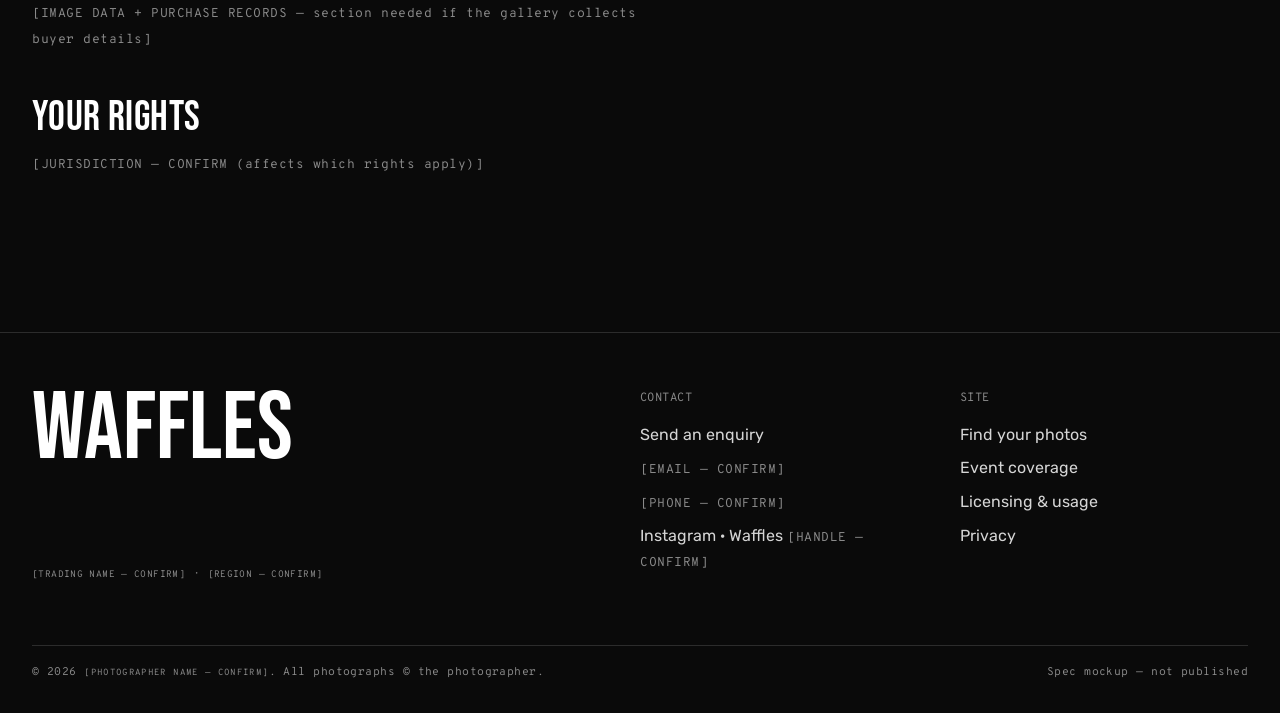
<file: privacy.html>
<!doctype html>
<html lang="en">
<head>
<meta charset="utf-8">
<meta name="viewport" content="width=device-width, initial-scale=1, viewport-fit=cover">
<title>Privacy — Waffles</title>
<meta name="description" content="Privacy policy (draft). Spec mockup.">
<meta name="robots" content="noindex, nofollow">
<meta name="theme-color" content="#0A0A0A">
<link rel="preconnect" href="https://fonts.googleapis.com">
<link rel="preconnect" href="https://fonts.gstatic.com" crossorigin>
<link href="https://fonts.googleapis.com/css2?family=Bebas+Neue&family=Overpass+Mono&family=Rubik:wght@400;500;600&display=swap" rel="stylesheet">
<link rel="stylesheet" href="styles.css">
</head>
<body>
<a class="skip" href="#main">Skip to content</a>
<div class="mockbar">Spec mockup · not a live site · items in [brackets] are unconfirmed</div>
<header class="site-head">
  <div class="wrap site-head__in">
    <a class="brand" href="index.html"><span class="brand__name">Waffles</span><span class="brand__tag">Airsoft event photography</span></a>
    <button class="nav-toggle" type="button" aria-expanded="false" aria-controls="nav">Menu</button>
    <nav class="nav" id="nav" aria-label="Main">
      <button class="nav-toggle nav__close" type="button">Close</button>
      <a href="work.html">Work</a><a href="for-fields.html">For fields</a><a href="for-players.html">For players</a><a href="galleries.html">Galleries</a><a href="about.html">About</a><a href="licensing.html">Licensing</a><a href="contact.html">Contact</a>
    </nav>
  </div>
</header>
<main id="main">
<section class="pagehead">
  <div class="ht" aria-hidden="true"><div class="ht__src ht__src--light"></div></div>
  <div class="wrap">
    <span class="eyebrow">Privacy</span>
    <h1>Privacy policy</h1>
    <p class="lede">Draft.</p>
  </div>
</section>
<section class="section legal">
  <div class="wrap">
    <p class="draft">DRAFT — NOT REVIEWED, NOT IN EFFECT. Written from what this mockup actually does. Must be reviewed and approved by the photographer before launch. <span class="tbc">[EFFECTIVE DATE — ON APPROVAL]</span></p>
    <p><span class="tbc">[PHOTOGRAPHER / TRADING NAME — CONFIRM]</span> ("we") runs this site. Contact: <span class="tbc">[EMAIL — CONFIRM]</span>.</p>

    <h2>What this site collects</h2>
    <ul>
      <li><strong>Enquiry and contact forms</strong> — your name, email, and what you type (event date, field, player count, message). Used only to reply. <span class="tbc">[FORM HANDLER + RETENTION — CONFIRM]</span></li>
      <li><strong>Photo requests</strong> — your name, email and the frame numbers you select. <span class="tbc">[WHERE REQUESTS ARE STORED — DEPENDS ON GALLERY PLATFORM]</span></li>
      <li><strong>Gallery picks on your device</strong> — selected and hidden frames are saved in your browser's local storage. They never leave your device. Clear them with "Clear picks" or by clearing site data.</li>
    </ul>

    <h2>Third parties</h2>
    <ul>
      <li><strong>Google Fonts</strong> — typefaces load from Google's servers, which receive your IP address. <span class="tbc">[OR SELF-HOST FONTS BEFORE LAUNCH]</span></li>
      <li><strong>Hosting</strong> — <span class="tbc">[HOST — CONFIRM]</span></li>
      <li>No analytics, advertising or tracking scripts are used. <span class="tbc">[CONFIRM AT LAUNCH]</span></li>
    </ul>

    <h2>Photographs of you</h2>
    <p>If you appear in a photograph on this site and want it removed, contact us and it will be taken down. <span class="tbc">[REMOVAL PROCESS + TIMEFRAME — CONFIRM]</span></p>
    <p><span class="tbc">[IMAGE DATA + PURCHASE RECORDS — section needed if the gallery collects buyer details]</span></p>

    <h2>Your rights</h2>
    <p><span class="tbc">[JURISDICTION — CONFIRM (affects which rights apply)]</span></p>
  </div>
</section>

</main>
<footer class="site-foot">
  <div class="wrap">
    <div class="foot__grid">
      <div>
        <p class="foot__name">Waffles</p>
        <p class="mono" style="font-size:.74rem;color:var(--muted)"><span class="tbc">[TRADING NAME — CONFIRM]</span> · <span class="tbc">[REGION — CONFIRM]</span></p>
      </div>
      <div>
        <span class="eyebrow">Contact</span>
        <ul>
          <li><a href="contact.html">Send an enquiry</a></li>
          <li><span class="tbc">[EMAIL — CONFIRM]</span></li>
          <li><span class="tbc">[PHONE — CONFIRM]</span></li>
          <li><a href="#" data-todo>Instagram · Waffles</a> <span class="tbc">[HANDLE — CONFIRM]</span></li>
        </ul>
      </div>
      <div>
        <span class="eyebrow">Site</span>
        <ul>
          <li><a href="galleries.html">Find your photos</a></li>
          <li><a href="for-fields.html">Event coverage</a></li>
          <li><a href="licensing.html">Licensing &amp; usage</a></li>
          <li><a href="privacy.html">Privacy</a></li>
        </ul>
      </div>
    </div>
    <div class="foot__base"><span>© <span data-year>2026</span> <span class="tbc">[PHOTOGRAPHER NAME — CONFIRM]</span>. All photographs © the photographer.</span><span>Spec mockup — not published</span></div>
  </div>
</footer>

<script src="script.js"></script>
</body>
</html>
</file>
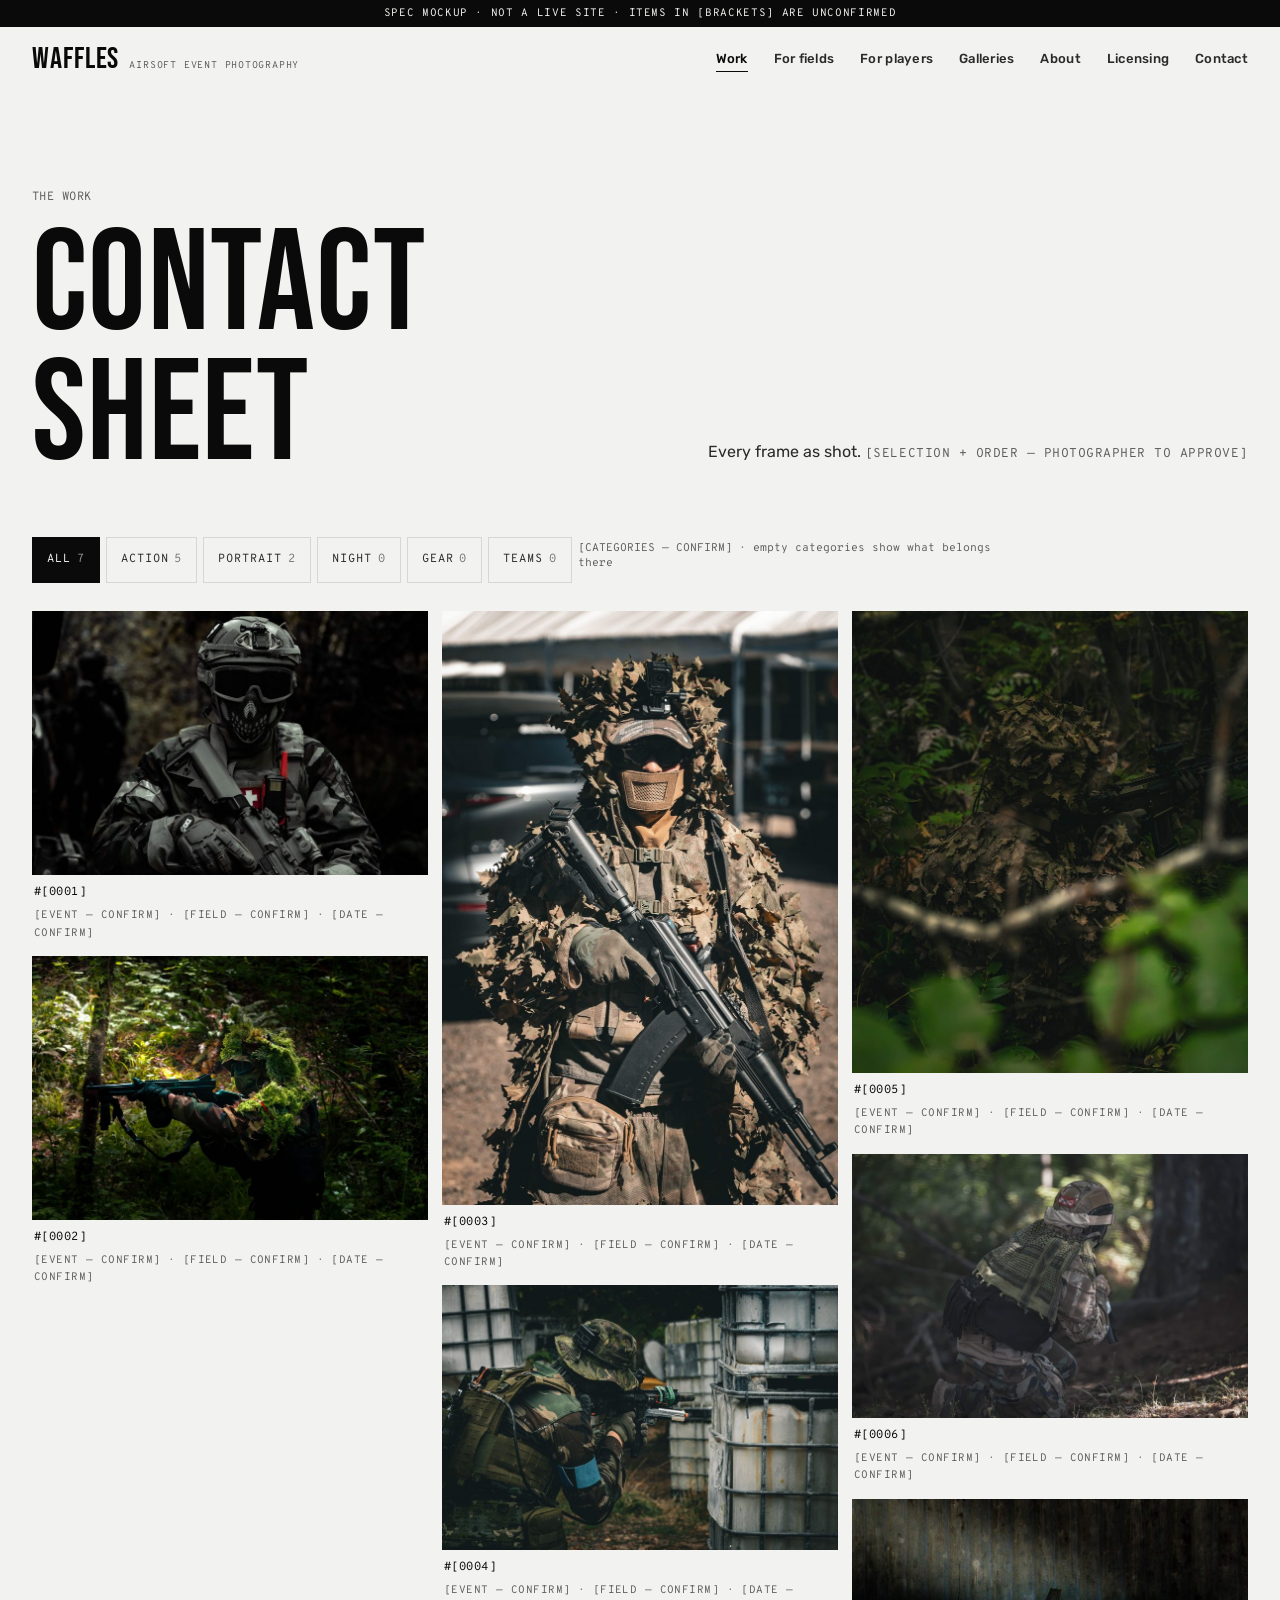
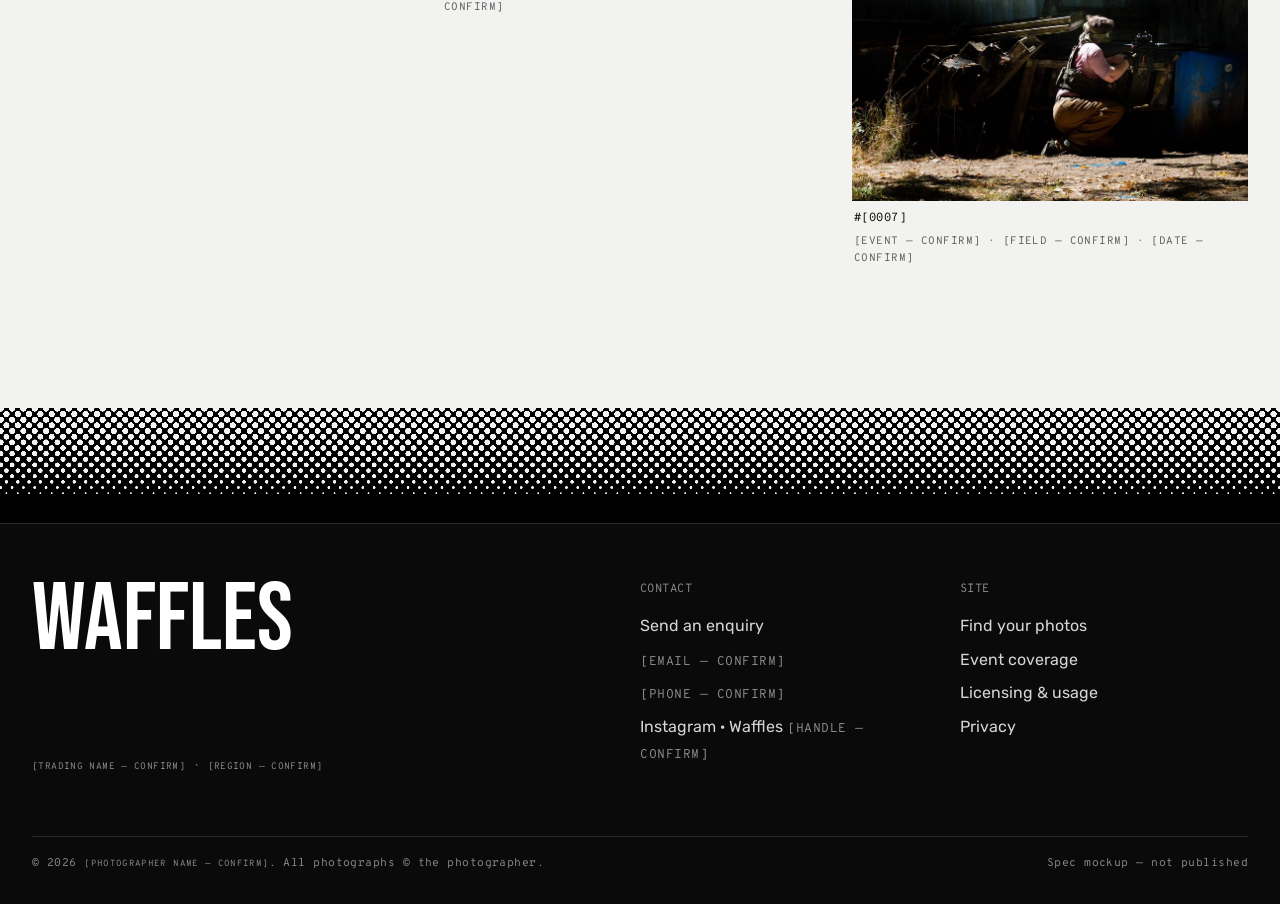
<file: work.html>
<!doctype html>
<html lang="en">
<head>
<meta charset="utf-8">
<meta name="viewport" content="width=device-width, initial-scale=1, viewport-fit=cover">
<title>Work — Waffles</title>
<meta name="description" content="Airsoft photography portfolio. Spec mockup.">
<meta name="robots" content="noindex, nofollow">
<meta name="theme-color" content="#0A0A0A">
<link rel="preconnect" href="https://fonts.googleapis.com">
<link rel="preconnect" href="https://fonts.gstatic.com" crossorigin>
<link href="https://fonts.googleapis.com/css2?family=Bebas+Neue&family=Overpass+Mono&family=Rubik:wght@400;500;600&display=swap" rel="stylesheet">
<link rel="stylesheet" href="styles.css">
</head>
<body class="paper">
<a class="skip" href="#main">Skip to content</a>
<div class="mockbar">Spec mockup · not a live site · items in [brackets] are unconfirmed</div>
<header class="site-head">
  <div class="wrap site-head__in">
    <a class="brand" href="index.html"><span class="brand__name">Waffles</span><span class="brand__tag">Airsoft event photography</span></a>
    <button class="nav-toggle" type="button" aria-expanded="false" aria-controls="nav">Menu</button>
    <nav class="nav" id="nav" aria-label="Main">
      <button class="nav-toggle nav__close" type="button">Close</button>
      <a href="work.html" aria-current="page">Work</a><a href="for-fields.html">For fields</a><a href="for-players.html">For players</a><a href="galleries.html">Galleries</a><a href="about.html">About</a><a href="licensing.html">Licensing</a><a href="contact.html">Contact</a>
    </nav>
  </div>
</header>
<main id="main">
<section class="section" style="padding-top:clamp(48px,8vw,96px)">
  <div class="wrap">
    <div class="section__head section__head--split">
      <div><span class="eyebrow">The work</span><h1>Contact sheet</h1></div>
      <p>Every frame as shot. <span class="tbc">[SELECTION + ORDER — PHOTOGRAPHER TO APPROVE]</span></p>
    </div>
    <div class="filters" data-filter-group="#work-grid" role="group" aria-label="Filter by category"><button type="button" data-filter="all" aria-pressed="true">All<span class="count">7</span></button><button type="button" data-filter="action" aria-pressed="false">Action<span class="count">5</span></button><button type="button" data-filter="portrait" aria-pressed="false">Portrait<span class="count">2</span></button><button type="button" data-filter="night" aria-pressed="false">Night<span class="count">0</span></button><button type="button" data-filter="gear" aria-pressed="false">Gear<span class="count">0</span></button><button type="button" data-filter="teams" aria-pressed="false">Teams<span class="count">0</span></button><p class="filters__note">[CATEGORIES — CONFIRM] · empty categories show what belongs there</p></div>
    <div class="grid" id="work-grid" data-view-scope>
<figure class="frame reveal" data-cat="portrait" style="--d:90ms">
  <button class="frame__open screen-in" type="button" data-view data-full="assets/photos/sized/hero-wide-01-1600.jpg" data-num="#[0001]" data-cap="[EVENT — CONFIRM] · [FIELD — CONFIRM] · [DATE — CONFIRM]" data-alt="Airsoft player in a grey helmet, dark goggles and mesh face mask holding a replica rifle, standing in dark woodland." aria-label="View frame #[0001] larger">
    <img src="assets/photos/sized/hero-wide-01-1600.jpg" srcset="assets/photos/sized/hero-wide-01-800.jpg 800w, assets/photos/sized/hero-wide-01-1600.jpg 1600w, assets/photos/hero-wide-01.jpg 3238w" sizes="(min-width: 1040px) 430px, (min-width: 620px) 50vw, 100vw" width="3238" height="2160" alt="Airsoft player in a grey helmet, dark goggles and mesh face mask holding a replica rifle, standing in dark woodland." fetchpriority="high">
  </button>
  <figcaption><span class="frame__num">#[0001]</span><span class="cap">[EVENT — CONFIRM] · [FIELD — CONFIRM] · [DATE — CONFIRM]</span></figcaption>
</figure>
<figure class="frame reveal" data-cat="action" style="--d:180ms">
  <button class="frame__open screen-in" type="button" data-view data-full="assets/photos/sized/grid-wide-01-1600.jpg" data-num="#[0002]" data-cap="[EVENT — CONFIRM] · [FIELD — CONFIRM] · [DATE — CONFIRM]" data-alt="Player with a foliage-covered hood aiming a replica submachine gun through a shaft of light in dense forest." aria-label="View frame #[0002] larger">
    <img src="assets/photos/sized/grid-wide-01-1600.jpg" srcset="assets/photos/sized/grid-wide-01-800.jpg 800w, assets/photos/sized/grid-wide-01-1600.jpg 1600w, assets/photos/grid-wide-01.jpg 3240w" sizes="(min-width: 1040px) 430px, (min-width: 620px) 50vw, 100vw" width="3240" height="2160" alt="Player with a foliage-covered hood aiming a replica submachine gun through a shaft of light in dense forest." fetchpriority="high">
  </button>
  <figcaption><span class="frame__num">#[0002]</span><span class="cap">[EVENT — CONFIRM] · [FIELD — CONFIRM] · [DATE — CONFIRM]</span></figcaption>
</figure>
<figure class="frame reveal" data-cat="portrait" style="--d:0ms">
  <button class="frame__open screen-in" type="button" data-view data-full="assets/photos/sized/grid-portrait-01-1600.jpg" data-num="#[0003]" data-cap="[EVENT — CONFIRM] · [FIELD — CONFIRM] · [DATE — CONFIRM]" data-alt="Player in a leaf-pattern ghillie suit and mesh face mask holding a replica rifle across the chest, a small camera on the cap." aria-label="View frame #[0003] larger">
    <img src="assets/photos/sized/grid-portrait-01-1600.jpg" srcset="assets/photos/sized/grid-portrait-01-800.jpg 800w, assets/photos/sized/grid-portrait-01-1600.jpg 1600w, assets/photos/grid-portrait-01.jpg 2160w" sizes="(min-width: 1040px) 430px, (min-width: 620px) 50vw, 100vw" width="2160" height="3238" alt="Player in a leaf-pattern ghillie suit and mesh face mask holding a replica rifle across the chest, a small camera on the cap." fetchpriority="high">
  </button>
  <figcaption><span class="frame__num">#[0003]</span><span class="cap">[EVENT — CONFIRM] · [FIELD — CONFIRM] · [DATE — CONFIRM]</span></figcaption>
</figure>
<figure class="frame reveal" data-cat="action" style="--d:90ms">
  <button class="frame__open screen-in" type="button" data-view data-full="assets/photos/sized/hero-wide-02-1600.jpg" data-num="#[0004]" data-cap="[EVENT — CONFIRM] · [FIELD — CONFIRM] · [DATE — CONFIRM]" data-alt="Player in a camouflage boonie hat aiming a replica rifle around the corner of stacked white water-tank cages." aria-label="View frame #[0004] larger">
    <img src="assets/photos/sized/hero-wide-02-1600.jpg" srcset="assets/photos/sized/hero-wide-02-800.jpg 800w, assets/photos/sized/hero-wide-02-1600.jpg 1600w, assets/photos/hero-wide-02.jpg 3238w" sizes="(min-width: 1040px) 430px, (min-width: 620px) 50vw, 100vw" width="3238" height="2160" alt="Player in a camouflage boonie hat aiming a replica rifle around the corner of stacked white water-tank cages." loading="lazy" decoding="async">
  </button>
  <figcaption><span class="frame__num">#[0004]</span><span class="cap">[EVENT — CONFIRM] · [FIELD — CONFIRM] · [DATE — CONFIRM]</span></figcaption>
</figure>
<figure class="frame reveal" data-cat="action" style="--d:180ms">
  <button class="frame__open screen-in" type="button" data-view data-full="assets/photos/sized/grid-portrait-02-1600.jpg" data-num="#[0005]" data-cap="[EVENT — CONFIRM] · [FIELD — CONFIRM] · [DATE — CONFIRM]" data-alt="Player in a leaf ghillie suit almost hidden in undergrowth, seen through out-of-focus branches." aria-label="View frame #[0005] larger">
    <img src="assets/photos/sized/grid-portrait-02-1600.jpg" srcset="assets/photos/sized/grid-portrait-02-800.jpg 800w, assets/photos/sized/grid-portrait-02-1600.jpg 1600w, assets/photos/grid-portrait-02.jpg 2160w" sizes="(min-width: 1040px) 430px, (min-width: 620px) 50vw, 100vw" width="2160" height="2518" alt="Player in a leaf ghillie suit almost hidden in undergrowth, seen through out-of-focus branches." loading="lazy" decoding="async">
  </button>
  <figcaption><span class="frame__num">#[0005]</span><span class="cap">[EVENT — CONFIRM] · [FIELD — CONFIRM] · [DATE — CONFIRM]</span></figcaption>
</figure>
<figure class="frame reveal" data-cat="action" style="--d:0ms">
  <button class="frame__open screen-in" type="button" data-view data-full="assets/photos/sized/grid-wide-02-1600.jpg" data-num="#[0006]" data-cap="[EVENT — CONFIRM] · [FIELD — CONFIRM] · [DATE — CONFIRM]" data-alt="Player kneeling in woodland with a shemagh wrapped over the face, moving behind a tree." aria-label="View frame #[0006] larger">
    <img src="assets/photos/sized/grid-wide-02-1600.jpg" srcset="assets/photos/sized/grid-wide-02-800.jpg 800w, assets/photos/sized/grid-wide-02-1600.jpg 1600w, assets/photos/grid-wide-02.jpg 3238w" sizes="(min-width: 1040px) 430px, (min-width: 620px) 50vw, 100vw" width="3238" height="2160" alt="Player kneeling in woodland with a shemagh wrapped over the face, moving behind a tree." loading="lazy" decoding="async">
  </button>
  <figcaption><span class="frame__num">#[0006]</span><span class="cap">[EVENT — CONFIRM] · [FIELD — CONFIRM] · [DATE — CONFIRM]</span></figcaption>
</figure>
<figure class="frame reveal" data-cat="action" style="--d:90ms">
  <button class="frame__open screen-in" type="button" data-view data-full="assets/photos/sized/grid-wide-03-1600.jpg" data-num="#[0007]" data-cap="[EVENT — CONFIRM] · [FIELD — CONFIRM] · [DATE — CONFIRM]" data-alt="Player kneeling in hard sunlight beside stacked pallets and a blue barrel, aiming a replica rifle along a weathered wall." aria-label="View frame #[0007] larger">
    <img src="assets/photos/sized/grid-wide-03-1600.jpg" srcset="assets/photos/sized/grid-wide-03-800.jpg 800w, assets/photos/sized/grid-wide-03-1600.jpg 1600w, assets/photos/grid-wide-03.jpg 2828w" sizes="(min-width: 1040px) 430px, (min-width: 620px) 50vw, 100vw" width="2828" height="2160" alt="Player kneeling in hard sunlight beside stacked pallets and a blue barrel, aiming a replica rifle along a weathered wall." loading="lazy" decoding="async">
  </button>
  <figcaption><span class="frame__num">#[0007]</span><span class="cap">[EVENT — CONFIRM] · [FIELD — CONFIRM] · [DATE — CONFIRM]</span></figcaption>
</figure>
<figure class="frame" data-cat="night" data-slot hidden>
  <div class="slot" style="--ar:21 / 9"><div class="ht" aria-hidden="true"><div class="ht__src ht__src--light"></div></div><p class="slot__label">[IMAGE: night game — wide]<span>Night work · client to supply</span></p></div>
  <figcaption><span class="frame__num">#[0000]</span><span class="cap">[EVENT — CONFIRM] · [FIELD — CONFIRM] · [DATE — CONFIRM]</span></figcaption>
</figure>
<figure class="frame" data-cat="night" data-slot hidden>
  <div class="slot" style="--ar:4 / 5"><div class="ht" aria-hidden="true"><div class="ht__src ht__src--light"></div></div><p class="slot__label">[IMAGE: night game — tall]<span>Night work · client to supply</span></p></div>
  <figcaption><span class="frame__num">#[0000]</span><span class="cap">[EVENT — CONFIRM] · [FIELD — CONFIRM] · [DATE — CONFIRM]</span></figcaption>
</figure>
<figure class="frame" data-cat="gear" data-slot hidden>
  <div class="slot" style="--ar:1 / 1"><div class="ht" aria-hidden="true"><div class="ht__src ht__src--light"></div></div><p class="slot__label">[IMAGE: gear detail]<span>Detail · client to supply</span></p></div>
  <figcaption><span class="frame__num">#[0000]</span><span class="cap">[EVENT — CONFIRM] · [FIELD — CONFIRM] · [DATE — CONFIRM]</span></figcaption>
</figure>
<figure class="frame" data-cat="gear" data-slot hidden>
  <div class="slot" style="--ar:4 / 5"><div class="ht" aria-hidden="true"><div class="ht__src ht__src--light"></div></div><p class="slot__label">[IMAGE: gear detail — tall]<span>Detail · client to supply</span></p></div>
  <figcaption><span class="frame__num">#[0000]</span><span class="cap">[EVENT — CONFIRM] · [FIELD — CONFIRM] · [DATE — CONFIRM]</span></figcaption>
</figure>
<figure class="frame" data-cat="teams" data-slot hidden>
  <div class="slot" style="--ar:3 / 2"><div class="ht" aria-hidden="true"><div class="ht__src ht__src--light"></div></div><p class="slot__label">[IMAGE: team photo]<span>Teams · client to supply, with releases</span></p></div>
  <figcaption><span class="frame__num">#[0000]</span><span class="cap">[EVENT — CONFIRM] · [FIELD — CONFIRM] · [DATE — CONFIRM]</span></figcaption>
</figure>
    </div>
  </div>
</section>
<div class="ht-band ht-band--up ht-band--paper" aria-hidden="true"><div class="ht" aria-hidden="true"><div class="ht__src ht__src--fade-up"></div></div></div>

</main>
<footer class="site-foot">
  <div class="wrap">
    <div class="foot__grid">
      <div>
        <p class="foot__name">Waffles</p>
        <p class="mono" style="font-size:.74rem;color:var(--muted)"><span class="tbc">[TRADING NAME — CONFIRM]</span> · <span class="tbc">[REGION — CONFIRM]</span></p>
      </div>
      <div>
        <span class="eyebrow">Contact</span>
        <ul>
          <li><a href="contact.html">Send an enquiry</a></li>
          <li><span class="tbc">[EMAIL — CONFIRM]</span></li>
          <li><span class="tbc">[PHONE — CONFIRM]</span></li>
          <li><a href="#" data-todo>Instagram · Waffles</a> <span class="tbc">[HANDLE — CONFIRM]</span></li>
        </ul>
      </div>
      <div>
        <span class="eyebrow">Site</span>
        <ul>
          <li><a href="galleries.html">Find your photos</a></li>
          <li><a href="for-fields.html">Event coverage</a></li>
          <li><a href="licensing.html">Licensing &amp; usage</a></li>
          <li><a href="privacy.html">Privacy</a></li>
        </ul>
      </div>
    </div>
    <div class="foot__base"><span>© <span data-year>2026</span> <span class="tbc">[PHOTOGRAPHER NAME — CONFIRM]</span>. All photographs © the photographer.</span><span>Spec mockup — not published</span></div>
  </div>
</footer>
<dialog class="viewer" id="viewer" aria-label="Photograph viewer">
  <div class="viewer__stage"><img alt=""></div>
  <div class="viewer__bar"><span><span data-v-num></span>&nbsp;&nbsp;<span data-v-cap class="cap"></span></span>
    <span class="viewer__nav"><button type="button" data-v-prev>Prev</button><button type="button" data-v-next>Next</button><button type="button" data-v-close>Close</button></span></div>
</dialog>
<script src="script.js"></script>
</body>
</html>
</file>
<file: styles.css>
/* Waffles — airsoft event photography · spec mockup
   Achromatic by design: the photographs are the only colour on the site. */

:root {
  --ground: #0A0A0A;
  --panel: #141414;
  --raised: #1E1E1E;
  --rule: #2C2C2C;
  --muted: #8A8A8A;
  --body: #D5D5D5;
  --signal: #FFFFFF;
  --paper: #F2F2F0;
  --ink: #0A0A0A;

  /* proofing gallery only — never brand, never a CTA */
  --approve: #3E9B6B;
  --reject: #B4463C;

  /* contextual roles (swapped on the paper page) */
  --bg: var(--ground);
  --fg: var(--body);
  --strong: var(--signal);
  --line: var(--rule);
  --mute: var(--muted);
  --surface: var(--panel);
  --surface-2: var(--raised);

  --display: "Bebas Neue", "Arial Narrow", Impact, sans-serif;
  --sans: "Rubik", system-ui, -apple-system, "Segoe UI", sans-serif;
  --mono: "Overpass Mono", ui-monospace, "Cascadia Mono", Consolas, monospace;

  --gutter: 16px;
  --max: 1320px;
  --ease: cubic-bezier(.22, .61, .36, 1);
  --slow: 560ms;
  --pitch: 7px;          /* halftone dot pitch — one pitch, everywhere */
}
@media (min-width: 720px) { :root { --gutter: 32px; --pitch: 8px; } }

.paper {
  --bg: var(--paper);
  --fg: #2A2A2A;
  --strong: var(--ink);
  --line: #D6D6D2;
  --mute: #5E5E5E;
  --surface: #E8E8E5;
  --surface-2: #DEDEDA;
}

*, *::before, *::after { box-sizing: border-box; }
html { -webkit-text-size-adjust: 100%; scroll-behavior: smooth; }
body {
  margin: 0;
  background: var(--bg);
  color: var(--fg);
  font: 400 1rem/1.6 var(--sans);
  -webkit-font-smoothing: antialiased;
}
img { display: block; max-width: 100%; height: auto; }
a { color: inherit; }
button { font: inherit; color: inherit; }
:focus-visible { outline: 2px solid var(--strong); outline-offset: 3px; }

.wrap { width: 100%; max-width: var(--max); margin-inline: auto; padding-inline: var(--gutter); }
.sr-only { position: absolute; width: 1px; height: 1px; overflow: hidden; clip: rect(0 0 0 0); white-space: nowrap; }
.skip { position: absolute; left: -999px; top: 0; z-index: 100; background: var(--signal); color: var(--ink); padding: 8px 12px; }
.skip:focus { left: 8px; top: 8px; }

/* ---------- type ---------- */
.display, h1, h2 {
  font-family: var(--display);
  font-weight: 400;
  letter-spacing: .01em;
  line-height: .9;
  color: var(--strong);
  margin: 0;
}
h1 { font-size: clamp(3.5rem, 13vw, 9rem); }
h2 { font-size: clamp(2.6rem, 8vw, 5.25rem); }
h3 { font: 600 1.15rem/1.3 var(--sans); color: var(--strong); margin: 0 0 .4em; }
p { margin: 0 0 1em; max-width: 62ch; }
.lede { font-size: 1.125rem; color: var(--fg); }
.eyebrow, .mono, .tbc, .frame__num, .cap {
  font-family: var(--mono);
  font-weight: 400;
  letter-spacing: .04em;
}
.eyebrow { display: block; font-size: .75rem; text-transform: uppercase; color: var(--mute); margin-bottom: 14px; }
/* every [CONFIRM] marker stays visible, always in mono */
.tbc { font-size: .8em; color: var(--mute); white-space: normal; }
.tbc--block { display: block; margin-top: .5em; }

/* ---------- mockup strip ---------- */
.mockbar {
  background: var(--signal); color: var(--ink);
  font: 400 .68rem/1.4 var(--mono); letter-spacing: .06em; text-transform: uppercase;
  text-align: center; padding: 6px var(--gutter);
}

/* ---------- header ---------- */
.site-head {
  position: sticky; top: 0; z-index: 40;
  background: color-mix(in srgb, var(--bg) 88%, transparent);
  backdrop-filter: blur(10px); -webkit-backdrop-filter: blur(10px);
  border-bottom: 1px solid transparent;
  transition: border-color var(--slow) var(--ease), padding var(--slow) var(--ease);
}
.site-head.is-scrolled { border-bottom-color: var(--line); }
.site-head__in { display: flex; align-items: center; justify-content: space-between; height: 64px; transition: height var(--slow) var(--ease); }
.is-scrolled .site-head__in { height: 54px; }
.brand { text-decoration: none; display: flex; align-items: baseline; gap: 10px; }
.brand__name { font: 400 1.9rem/1 var(--display); color: var(--strong); letter-spacing: .03em; }
.brand__tag { font: 400 .62rem/1 var(--mono); color: var(--mute); letter-spacing: .08em; text-transform: uppercase; display: none; }
@media (min-width: 520px) { .brand__tag { display: inline; } }

.nav-toggle {
  background: none; border: 1px solid var(--line); color: var(--strong);
  font: 400 .72rem/1 var(--mono); letter-spacing: .08em; text-transform: uppercase;
  padding: 10px 12px; cursor: pointer;
}
.nav { position: fixed; inset: 0; top: 0; background: var(--bg); z-index: 50;
  display: flex; flex-direction: column; padding: 88px var(--gutter) 32px;
  opacity: 0; visibility: hidden; transform: translateY(-8px);
  transition: opacity 400ms var(--ease), transform 400ms var(--ease), visibility 0s 400ms; }
.nav.is-open { opacity: 1; visibility: visible; transform: none; transition: opacity 400ms var(--ease), transform 400ms var(--ease); }
.nav a { font: 400 2.6rem/1.15 var(--display); color: var(--strong); text-decoration: none; letter-spacing: .02em; }
.nav a[aria-current="page"] { color: var(--mute); }
.nav__close { position: absolute; top: 18px; right: var(--gutter); }
@media (min-width: 960px) {
  .nav-toggle, .nav__close { display: none; }
  .nav { position: static; opacity: 1; visibility: visible; transform: none; flex-direction: row; gap: 26px; padding: 0; background: none; }
  .nav a { font: 500 .82rem/1 var(--sans); color: var(--fg); letter-spacing: .02em; padding: 6px 0; border-bottom: 1px solid transparent; transition: color 300ms, border-color 300ms; }
  .nav a:hover { color: var(--strong); border-bottom-color: var(--strong); }
  .nav a[aria-current="page"] { color: var(--strong); border-bottom-color: var(--strong); }
}
body.nav-open { overflow: hidden; }

/* ---------- buttons ---------- */
.btn {
  display: inline-flex; align-items: center; gap: 12px;
  background: var(--strong); color: var(--bg);
  border: 1px solid var(--strong);
  font: 500 .95rem/1 var(--sans); letter-spacing: .02em;
  padding: 16px 22px; text-decoration: none; cursor: pointer;
  transition: background 300ms var(--ease), color 300ms var(--ease);
}
.btn .arr { transition: transform 300ms var(--ease); }
.btn:hover .arr { transform: translateX(4px); }
.btn--ghost { background: transparent; color: var(--strong); }
.btn--ghost:hover { background: var(--strong); color: var(--bg); }
.textlink { font: 500 .95rem/1 var(--sans); color: var(--strong); text-decoration: none; border-bottom: 1px solid var(--line); padding-bottom: 4px; transition: border-color 300ms; }
.textlink:hover { border-color: var(--strong); }

/* ---------- sections ---------- */
.section { padding-block: clamp(64px, 11vw, 140px); }
.section--panel { background: var(--surface); }
.section__head { display: grid; gap: 20px; margin-bottom: clamp(32px, 5vw, 56px); }
@media (min-width: 900px) {
  .section__head--split { grid-template-columns: 1fr 1fr; align-items: end; }
  .section__head--split p { justify-self: end; }
}
.rule { border: 0; border-top: 1px solid var(--line); margin: 0; }

/* ==========================================================
   THE HALFTONE SCREEN
   A real luminance-driven dot screen, built in CSS only:
   blurred greyscale source + a dot lattice blended over it,
   then thresholded with contrast(). Inverted so the ink is
   white dots on the dark ground. One pitch, one angle (45°).
   Chrome only — heroes, empty slots, transitions. Never body
   copy, never a finished frame at rest.
   ========================================================== */
.ht {
  position: absolute; inset: 0; overflow: hidden;
  background: #fff;
  filter: brightness(var(--ht-bias, .7)) contrast(40) invert(1);
  pointer-events: none;
}
.ht__src {
  position: absolute; inset: 0; width: 100%; height: 100%;
  object-fit: cover;
  filter: grayscale(1) brightness(var(--ht-gain, 1)) invert(1) blur(var(--ht-blur, 2px));
}
.ht::after {
  content: ""; position: absolute; left: 50%; top: 50%; width: 200vmax; height: 200vmax;
  background: radial-gradient(circle closest-side, #000 0%, #fff 100%) 0 0 / var(--pitch) var(--pitch);
  mix-blend-mode: screen;
  transform: translate(-50%, -50%) rotate(45deg);
}
/* gradient sources describe the *final* brightness: light = more ink */
.ht__src--light { background: radial-gradient(120% 120% at 18% 12%, #c8c8c8 0%, #555 38%, #000 78%); }
.ht__src--fade  { background: linear-gradient(to bottom, #000 0%, #fff 100%); }
.ht__src--fade-up { background: linear-gradient(to top, #000 0%, #fff 100%); }

/* transitions between sections: dots → solid, tinted to the target tone */
.ht-band { position: relative; height: clamp(56px, 9vw, 120px); background: var(--ground); }
.ht-band .ht { --ht-bias: .62; --ht-blur: 0px; }
.ht-band--raised .ht { opacity: .085; }
.ht-band--panel .ht { opacity: .045; }
.ht-band--paper .ht { opacity: .95; }
.ht-band--up { background: var(--ground); }

/* empty image slot: pure halftone, labelled — deliberate, not broken */
.slot {
  position: relative; overflow: hidden; background: var(--ground);
  aspect-ratio: var(--ar, 3 / 2);
  display: grid; place-items: center;
}
.slot .ht { opacity: .5; --ht-bias: .72; --ht-blur: 0px; }
.slot__label {
  position: relative; z-index: 1; text-align: center; padding: 12px 16px;
  font: 400 .72rem/1.5 var(--mono); letter-spacing: .06em; text-transform: uppercase;
  color: var(--signal); background: rgba(10, 10, 10, .82); max-width: 86%;
}
.slot__label span { display: block; color: var(--muted); }

/* ---------- hero ---------- */
.hero { position: relative; background: var(--ground); color: var(--body); }
.hero__media { position: relative; aspect-ratio: 3 / 2; overflow: hidden; }
.hero__media > picture img { width: 100%; height: 100%; object-fit: cover; }
.hero__screen { opacity: var(--screen, 1); transition: opacity 120ms linear; --ht-bias: .74; --ht-gain: 2.6; --ht-blur: 1.5px; }
.hero.is-resolved .hero__screen { opacity: 0; transition: opacity 900ms var(--ease); }
.hero__scrim { position: absolute; inset: auto 0 0 0; height: 55%; background: linear-gradient(to top, var(--ground), transparent); pointer-events: none; }
.hero__copy { position: relative; padding: 20px var(--gutter) 48px; }
.hero__copy .cap--m { display: block; margin-bottom: 22px; }
@media (min-width: 820px) { .hero__copy .cap--m { display: none; } }
.hero__copy h1 { font-size: clamp(5rem, 24vw, 15rem); line-height: .82; }
.hero__line { font-size: clamp(1.05rem, 2.2vw, 1.3rem); color: var(--body); margin: 18px 0 26px; max-width: 34ch; }
.hero__cap { display: none; position: absolute; right: var(--gutter); bottom: 14px; z-index: 2; }
@media (min-width: 820px) {
  .hero__media { aspect-ratio: auto; height: min(100svh - 92px, 66.67vw); min-height: 560px; }
  .hero__copy { position: absolute; left: 0; right: 0; bottom: 0; padding-bottom: clamp(40px, 6vw, 80px); max-width: var(--max); margin-inline: auto; padding-inline: var(--gutter); }
  .hero__cap { display: block; bottom: 18px; }
}

/* page heads (inner pages): type over a halftone field, no photograph */
.pagehead { position: relative; overflow: hidden; background: var(--ground); padding-block: clamp(72px, 12vw, 150px) clamp(40px, 6vw, 72px); }
.pagehead .ht { opacity: .16; --ht-bias: .7; --ht-blur: 0px; }
.pagehead .wrap { position: relative; }
.pagehead p { margin-top: 22px; }

/* ---------- the work: masonry grid ---------- */
.filters { display: flex; flex-wrap: wrap; gap: 6px; margin-bottom: 28px; }
.filters button {
  background: none; border: 1px solid var(--line); color: var(--fg);
  font: 400 .74rem/1 var(--mono); letter-spacing: .08em; text-transform: uppercase;
  padding: 10px 14px; cursor: pointer; transition: border-color 300ms, color 300ms, background 300ms;
}
.filters button:hover { border-color: var(--strong); color: var(--strong); }
.filters button[aria-pressed="true"] { background: var(--strong); border-color: var(--strong); color: var(--bg); }
.filters .count { opacity: .6; margin-left: 6px; }
.filters__note { flex-basis: 100%; margin-top: 4px; font: 400 .7rem/1.4 var(--mono); color: var(--mute); }

.grid { columns: 1; column-gap: 14px; }
@media (min-width: 620px) { .grid { columns: 2; } }
@media (min-width: 1040px) { .grid { columns: 3; } }
.frame {
  break-inside: avoid; margin: 0 0 14px; position: relative;
  transition: transform 500ms var(--ease);
}
.frame[hidden] { display: none; }
.frame__open { display: block; width: 100%; padding: 0; border: 0; background: var(--surface); cursor: zoom-in; position: relative; overflow: hidden; }
.frame__open img { width: 100%; height: auto; }
@media (hover: hover) { .frame:hover { transform: translateY(-2px); } }
.frame figcaption { display: flex; flex-wrap: wrap; justify-content: space-between; gap: 4px 12px; padding: 9px 2px 0; }
.frame__num { font-size: .74rem; color: var(--strong); }
.cap { font-size: .68rem; color: var(--mute); }
.frame__flag { flex-basis: 100%; font: 400 .66rem/1.4 var(--mono); color: var(--mute); }

/* load-in: the screen lifts away as a frame arrives. Clean at rest. */
.screen-in { position: relative; }
.screen-in::after {
  content: ""; position: absolute; inset: 0; pointer-events: none;
  background: radial-gradient(circle closest-side, var(--ground) 62%, transparent 100%) 0 0 / var(--pitch) var(--pitch);
  opacity: 1; transition: opacity 900ms var(--ease) 120ms;
}
.screen-in.is-in::after { opacity: 0; }
.screen-in img { opacity: 0; transition: opacity 700ms var(--ease); }
.screen-in.is-in img { opacity: 1; }

/* ---------- reveal ---------- */
.reveal { opacity: 0; transform: translateY(18px); transition: opacity var(--slow) var(--ease), transform var(--slow) var(--ease); transition-delay: var(--d, 0ms); }
.reveal.is-in { opacity: 1; transform: none; }

/* ---------- night ---------- */
.night { background: #000; }
.night .slot { --ar: 21 / 9; background: #000; }
.night__grid { display: grid; gap: 14px; }
@media (min-width: 820px) { .night__grid { grid-template-columns: 2fr 1fr; } .night__grid .slot:last-child { --ar: 4 / 5; } }

/* ---------- two paths ---------- */
.paths { display: grid; gap: 1px; background: var(--line); border: 1px solid var(--line); }
@media (min-width: 820px) { .paths { grid-template-columns: 1fr 1fr; } }
.path { background: var(--bg); padding: clamp(28px, 4vw, 48px); display: flex; flex-direction: column; gap: 14px; text-decoration: none; transition: background 400ms var(--ease); }
.path:hover { background: var(--surface); }
.path h3 { font: 400 clamp(2rem, 5vw, 3rem)/.95 var(--display); letter-spacing: .01em; margin: 0; }
.path ul { margin: 0; padding: 0; list-style: none; }
.path li { padding: 9px 0; border-top: 1px solid var(--line); font-size: .95rem; }
.path .textlink { align-self: flex-start; margin-top: auto; }

/* ---------- cards / rate card ---------- */
.cards { display: grid; gap: 14px; }
@media (min-width: 760px) { .cards--3 { grid-template-columns: repeat(3, 1fr); } .cards--2 { grid-template-columns: repeat(2, 1fr); } }
.card { background: var(--surface); border: 1px solid var(--line); padding: 28px; display: flex; flex-direction: column; gap: 12px; }
.card__label { font: 400 .72rem/1 var(--mono); letter-spacing: .08em; text-transform: uppercase; color: var(--mute); }
.card__price { font: 400 2.4rem/1 var(--display); color: var(--strong); }
.card__price .tbc { font-family: var(--mono); font-size: .72rem; display: block; margin-top: 8px; line-height: 1.4; }
.card ul { margin: 0; padding: 0; list-style: none; }
.card li { padding: 10px 0; border-top: 1px solid var(--line); font-size: .95rem; }

.clients { display: grid; grid-template-columns: repeat(2, 1fr); gap: 1px; background: var(--line); border: 1px solid var(--line); }
@media (min-width: 760px) { .clients { grid-template-columns: repeat(3, 1fr); } }
.clients div { background: var(--bg); min-height: 96px; display: grid; place-items: center; text-align: center; padding: 16px; }

.steps { counter-reset: s; display: grid; gap: 1px; background: var(--line); border: 1px solid var(--line); margin: 0; padding: 0; list-style: none; }
@media (min-width: 760px) { .steps { grid-template-columns: repeat(3, 1fr); } }
.steps li { background: var(--bg); padding: 28px; counter-increment: s; }
.steps li::before { content: "0" counter(s); display: block; font: 400 3rem/1 var(--display); color: var(--strong); margin-bottom: 14px; }

/* ---------- split layout ---------- */
.split { display: grid; gap: 40px; }
@media (min-width: 900px) { .split { grid-template-columns: 5fr 7fr; gap: 72px; align-items: start; } .split--rev { grid-template-columns: 7fr 5fr; } }
.facts { margin: 0; display: grid; gap: 0; }
.facts div { display: grid; grid-template-columns: 9.5rem 1fr; gap: 12px; padding: 14px 0; border-top: 1px solid var(--line); }
.facts dt { font: 400 .74rem/1.6 var(--mono); letter-spacing: .06em; text-transform: uppercase; color: var(--mute); }
.facts dd { margin: 0; color: var(--strong); }

/* ---------- licensing Q&A ---------- */
.qa { border-top: 1px solid var(--line); }
.qa details { border-bottom: 1px solid var(--line); }
.qa summary { list-style: none; cursor: pointer; padding: 22px 0; display: flex; justify-content: space-between; gap: 16px; font: 500 1.1rem/1.35 var(--sans); color: var(--strong); }
.qa summary::-webkit-details-marker { display: none; }
.qa summary::after { content: "+"; font-family: var(--mono); color: var(--mute); transition: transform 300ms var(--ease); }
.qa details[open] summary::after { transform: rotate(45deg); }
.qa .ans { padding: 0 0 24px; }

/* ---------- forms ---------- */
.form { display: grid; gap: 18px; }
@media (min-width: 640px) { .form__row { display: grid; grid-template-columns: 1fr 1fr; gap: 18px; } }
.field { display: grid; gap: 7px; }
.field label, .field legend { font: 400 .72rem/1.3 var(--mono); letter-spacing: .07em; text-transform: uppercase; color: var(--mute); }
.field input, .field select, .field textarea {
  width: 100%; background: var(--surface); border: 1px solid var(--line); color: var(--strong);
  font: 400 1rem/1.4 var(--sans); padding: 14px; border-radius: 0; transition: border-color 300ms;
}
.field input:focus, .field select:focus, .field textarea:focus { outline: none; border-color: var(--strong); }
.field textarea { min-height: 130px; resize: vertical; }
fieldset.field { border: 0; padding: 0; margin: 0; }
.checks { display: grid; gap: 8px; }
@media (min-width: 640px) { .checks { grid-template-columns: 1fr 1fr; } }
.check { display: flex; align-items: center; gap: 10px; background: var(--surface); border: 1px solid var(--line); padding: 12px 14px; cursor: pointer; font-size: .95rem; color: var(--fg); }
.check input { accent-color: var(--strong); width: 16px; height: 16px; }
.form__note { font: 400 .72rem/1.5 var(--mono); color: var(--mute); }

/* ---------- galleries index ---------- */
.days { display: grid; gap: 14px; }
@media (min-width: 680px) { .days { grid-template-columns: repeat(2, 1fr); } }
@media (min-width: 1080px) { .days { grid-template-columns: repeat(3, 1fr); } }
.day { display: flex; flex-direction: column; background: var(--surface); border: 1px solid var(--line); text-decoration: none; transition: transform 500ms var(--ease), border-color 400ms; }
@media (hover: hover) { a.day:hover { transform: translateY(-2px); border-color: var(--mute); } }
.day__cover { aspect-ratio: 3 / 2; overflow: hidden; position: relative; background: var(--ground); }
.day__cover img { width: 100%; height: 100%; object-fit: cover; }
.day .slot { --ar: 3 / 2; }
.day__body { padding: 18px 18px 20px; display: grid; gap: 6px; }
.day__meta { font: 400 .72rem/1.5 var(--mono); color: var(--mute); letter-spacing: .04em; }
.day__title { font: 400 1.9rem/1 var(--display); color: var(--strong); }
.day__count { font: 400 .72rem/1 var(--mono); color: var(--fg); letter-spacing: .06em; text-transform: uppercase; }

/* ---------- proofing gallery ---------- */
.proof { break-inside: avoid; margin: 0 0 18px; background: var(--surface); border: 1px solid var(--line); transition: border-color 300ms, opacity 300ms; }
.proof__img { position: relative; display: block; width: 100%; padding: 0; border: 0; background: var(--ground); cursor: zoom-in; overflow: hidden; }
.proof__img img { width: 100%; height: auto; }
.wm {
  position: absolute; inset: 0; display: grid; place-items: center; pointer-events: none;
}
.wm span {
  font: 400 .64rem/1.4 var(--mono); letter-spacing: .1em; text-transform: uppercase;
  color: rgba(255, 255, 255, .78); border: 1px dashed rgba(255, 255, 255, .5);
  background: rgba(10, 10, 10, .35); padding: 8px 12px; text-align: center; max-width: 80%;
}
.proof__bar { display: flex; align-items: center; justify-content: space-between; gap: 8px; padding: 10px 12px; border-top: 1px solid var(--line); }
.proof__acts { display: flex; gap: 4px; }
.act {
  background: none; border: 1px solid var(--line); color: var(--fg); cursor: pointer;
  font: 400 .66rem/1 var(--mono); letter-spacing: .07em; text-transform: uppercase;
  padding: 9px 10px; min-height: 36px; transition: border-color 250ms, color 250ms, background 250ms;
}
.act:hover { border-color: var(--strong); color: var(--strong); }
.proof.is-selected { border-color: var(--approve); }
.proof.is-selected .act--sel { background: var(--approve); border-color: var(--approve); color: #fff; }
.proof.is-hidden { opacity: .55; }
.proof.is-hidden .act--hide { background: var(--reject); border-color: var(--reject); color: #fff; }
.proof__state { font: 400 .62rem/1 var(--mono); letter-spacing: .08em; text-transform: uppercase; }
.proof.is-selected .proof__state::before { content: "Selected"; color: var(--approve); }
.proof.is-hidden .proof__state::before { content: "Hidden"; color: var(--reject); }

.trolley {
  position: sticky; bottom: 0; z-index: 30; margin-top: 32px;
  background: var(--raised); border-top: 1px solid var(--line);
  padding: 12px var(--gutter) calc(12px + env(safe-area-inset-bottom));
}
.trolley__in { max-width: var(--max); margin-inline: auto; display: flex; align-items: center; justify-content: space-between; gap: 16px; }
.trolley__count { font: 400 .8rem/1.3 var(--mono); color: var(--signal); letter-spacing: .05em; }
.trolley__count b { font: 400 1.8rem/1 var(--display); margin-right: 6px; font-weight: 400; }
.trolley .btn[disabled] { opacity: .35; cursor: not-allowed; }
.proof-empty { padding: 48px 0; text-align: center; font: 400 .8rem/1.5 var(--mono); color: var(--mute); }

/* ---------- viewer (no plugin, no chrome) ---------- */
.viewer { border: 0; padding: 0; margin: 0; max-width: none; max-height: none; width: 100vw; height: 100dvh; background: rgba(5, 5, 5, .97); color: var(--body); }
.viewer::backdrop { background: rgba(5, 5, 5, .97); }
.viewer[open] { display: grid; grid-template-rows: 1fr auto; }
.viewer__stage { display: grid; place-items: center; padding: 16px; min-height: 0; }
.viewer__stage img { max-width: 100%; max-height: calc(100dvh - 90px); width: auto; height: auto; object-fit: contain; }
.viewer__bar { display: flex; justify-content: space-between; align-items: center; gap: 12px; padding: 12px var(--gutter) 18px; font: 400 .72rem/1.4 var(--mono); letter-spacing: .05em; }
.viewer__bar button { background: none; border: 0; color: var(--muted); cursor: pointer; font: inherit; text-transform: uppercase; padding: 8px 4px; }
.viewer__bar button:hover { color: var(--signal); }
.viewer__nav { display: flex; gap: 14px; }

.modal { border: 1px solid var(--rule); background: var(--panel); color: var(--body); padding: 0; width: min(560px, calc(100vw - 24px)); }
.modal::backdrop { background: rgba(0, 0, 0, .75); }
.modal__in { padding: 28px; display: grid; gap: 18px; }
.modal h2 { font-size: 2.6rem; }
.modal__list { font: 400 .78rem/1.7 var(--mono); color: var(--signal); background: var(--ground); border: 1px solid var(--rule); padding: 12px 14px; max-height: 160px; overflow: auto; }

.toast {
  position: fixed; left: 50%; bottom: 96px; z-index: 90; transform: translate(-50%, 12px);
  background: var(--signal); color: var(--ink); padding: 12px 16px; max-width: calc(100vw - 32px);
  font: 400 .74rem/1.4 var(--mono); letter-spacing: .03em; opacity: 0; pointer-events: none;
  transition: opacity 300ms var(--ease), transform 300ms var(--ease);
}
.toast.is-on { opacity: 1; transform: translate(-50%, 0); }

/* ---------- legal ---------- */
.draft { border: 1px dashed var(--mute); padding: 16px 18px; font: 400 .78rem/1.6 var(--mono); color: var(--strong); margin-bottom: 40px; }
.legal h2 { font-size: clamp(1.9rem, 4vw, 2.6rem); margin: 48px 0 14px; }
.legal ul { padding-left: 1.2em; max-width: 62ch; }
.legal li { margin-bottom: .5em; }

/* ---------- CTA + footer ---------- */
.cta { text-align: left; }
.cta h2 { font-size: clamp(3.4rem, 12vw, 9rem); }
.cta__row { display: flex; flex-wrap: wrap; align-items: center; gap: 18px 28px; margin-top: 30px; }

.site-foot { background: var(--ground); color: var(--body); border-top: 1px solid var(--rule); padding-block: 56px 32px; --line: var(--rule); --mute: var(--muted); --strong: var(--signal); }
.foot__grid { display: grid; gap: 32px; }
@media (min-width: 820px) { .foot__grid { grid-template-columns: 2fr 1fr 1fr; } }
.foot__name { font: 400 clamp(3.4rem, 10vw, 6rem)/.85 var(--display); color: var(--signal); }
.site-foot ul { list-style: none; margin: 0; padding: 0; display: grid; gap: 8px; }
.site-foot a { text-decoration: none; color: var(--body); }
.site-foot a:hover { color: var(--signal); }
.foot__base { margin-top: 48px; padding-top: 18px; border-top: 1px solid var(--rule); display: flex; flex-wrap: wrap; justify-content: space-between; gap: 10px; font: 400 .7rem/1.5 var(--mono); color: var(--muted); letter-spacing: .04em; }

/* ---------- paper page tweaks ---------- */
.paper .site-head { background: color-mix(in srgb, var(--paper) 90%, transparent); }
.paper .mockbar { background: var(--ink); color: var(--paper); }
.paper .frame__open, .paper .screen-in::after { --ground: var(--paper); }

/* ---------- reduced motion: everything resolves clean on load ---------- */
@media (prefers-reduced-motion: reduce) {
  html { scroll-behavior: auto; }
  *, *::before, *::after { transition-duration: 1ms !important; transition-delay: 0ms !important; animation: none !important; }
  .hero__screen { opacity: 0 !important; }
  .reveal { opacity: 1; transform: none; }
  .screen-in::after { opacity: 0; }
  .screen-in img { opacity: 1; }
  .frame:hover, a.day:hover { transform: none; }
}
</file>
